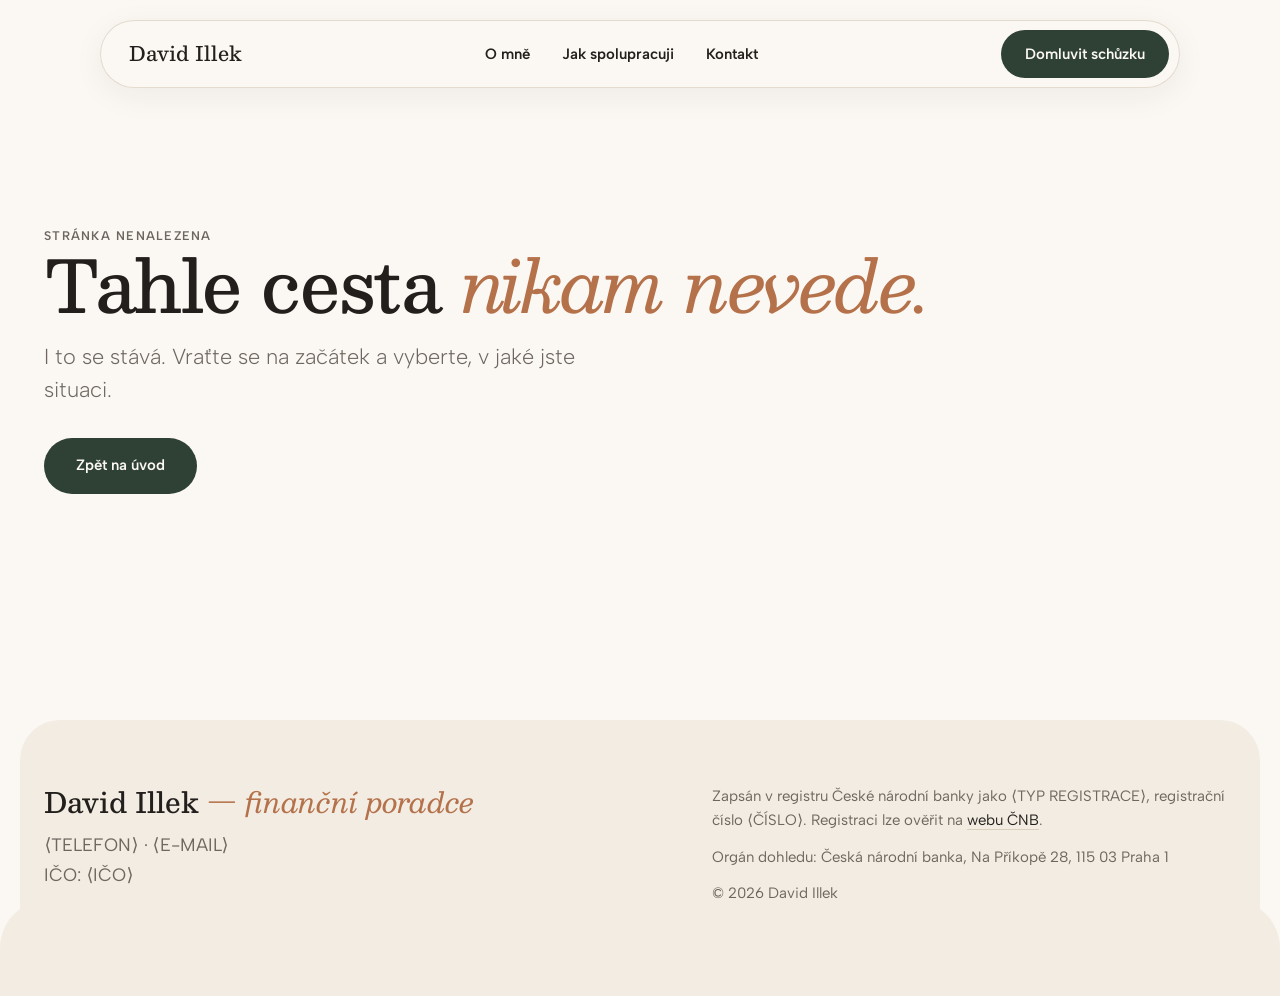
<file: index.html>
<!DOCTYPE html><html lang="cs"><head><meta charSet="utf-8"/><meta name="viewport" content="width=device-width, initial-scale=1"/><link rel="preload" as="image" href="/assets/hero-milniky-1077C8vS.jpg" fetchPriority="high"/><link rel="stylesheet" href="/assets/styles-C37hDVz8.css" data-precedence="default"/><link rel="stylesheet" href="https://fonts.googleapis.com/css2?family=Besley:ital,wght@0,400;0,500;0,600;0,700;1,400;1,500&amp;family=Albert+Sans:wght@300..700&amp;display=swap" data-precedence="default"/><title>David Illek — finanční poradce | Ať je o vás dobře postaráno</title><meta name="author" content="David Illek"/><meta property="og:site_name" content="David Illek"/><meta property="og:locale" content="cs_CZ"/><meta name="description" content="Pomáhám lidem dát jejich peníze do pořádku — tak, aby se o ně nemuseli bát. Vyberte svou situaci a domluvte si nezávazný hovor."/><meta property="og:title" content="David Illek — Ať je o vás dobře postaráno"/><meta property="og:description" content="Finanční poradce, který nezačíná produktem, ale vámi. První hovor je nezávazný."/><meta property="og:type" content="website"/><meta name="twitter:card" content="summary_large_image"/><link rel="modulepreload" href="/assets/index-7pCPHT9G.js"/><link rel="modulepreload" href="/assets/Pohyb-81o7QDkL.js"/><link rel="modulepreload" href="/assets/situace._id-Csn1ucLT.js"/><link rel="modulepreload" href="/assets/lazyRouteComponent-CJG79VjR.js"/><link rel="modulepreload" href="/assets/routes-C36TgwYx.js"/><link rel="modulepreload" href="/assets/o-mne-BTyR3WeI.js"/><link rel="modulepreload" href="/assets/Bloky-C_15r60-.js"/><meta name="robots" content="noindex, nofollow"/><link rel="icon" href="/favicon.png" type="image/png"/><link rel="preconnect" href="https://fonts.googleapis.com"/><link rel="preconnect" href="https://fonts.gstatic.com" crossorigin="anonymous"/><meta name="twitter:title" content="David Illek — Ať je o vás dobře postaráno"><meta name="twitter:description" content="Finanční poradce, který nezačíná produktem, ale vámi. První hovor je nezávazný."><meta property="og:image" content="https://pub-bb2e103a32db4e198524a2e9ed8f35b4.r2.dev/lovp_68t8zbsbek88rv93vgbe36582d/b001385d5b86ac702233ef733d3a0e45_1791162509120.png"><meta name="twitter:image" content="https://pub-bb2e103a32db4e198524a2e9ed8f35b4.r2.dev/lovp_68t8zbsbek88rv93vgbe36582d/b001385d5b86ac702233ef733d3a0e45_1791162509120.png"></head><body><nav class="menu " aria-label="Hlavní menu"><a class="hidden font-serif text-[20px] font-medium text-inkoust no-underline md:block active" href="/" data-status="active" aria-current="page">David Illek</a><div class="flex items-center gap-0.5 md:gap-1"><a class="menu-odkaz md:!hidden active" href="/" data-status="active" aria-current="page">Domů</a><a class="menu-odkaz" href="/o-mne">O mně</a><a class="menu-odkaz" href="/spoluprace">Jak spolupracuji</a><a class="menu-odkaz hidden md:inline-block" href="/kontakt">Kontakt</a></div><a class="btn btn-les" href="/kontakt"><span class="hidden md:inline">Domluvit schůzku</span><span class="md:hidden">Schůzka</span></a></nav><!--$--><main><section class="uvod"><div class="uvod-scena"><img class="uvod-poster" src="/assets/hero-milniky-1077C8vS.jpg" alt="Dvojice přichází do svého nového bytu s klíči a plánem v ruce" width="1024" height="1536" fetchPriority="high"/><video class="uvod-video" autoPlay="" muted="" loop="" playsInline="" preload="metadata" poster="/assets/hero-milniky-1077C8vS.jpg" aria-hidden="true"><source src="/hero-milniky.webm" type="video/webm"/><source src="/hero-milniky.mp4" type="video/mp4"/></video><div class="uvod-tint" aria-hidden="true"></div><div class="obal uvod-obsah"><div class="uvod-text"><div data-anim="" class="" style="--zpozdeni:0ms"><p class="stitek uvod-stitek">David Illek · Finanční poradce</p></div><h1 class="h1 uvod-nadpis mt-6"><span data-anim="" class="maska"><span>Ať je o vás<!-- --> <span class="zvyraz">dobře postaráno.</span></span></span></h1><div data-anim="" class="" style="--zpozdeni:80ms"><p class="perex uvod-perex mt-6">Pomáhám lidem dát jejich peníze do pořádku — tak, aby se o ně nemuseli bát a nemuseli se jim věnovat každý týden. Začíná to jedním nezávazným hovorem.</p></div><div data-anim="" class="mt-9" style="--zpozdeni:0ms"><a class="btn uvod-cta" href="/kontakt">Domluvit první hovor zdarma<!-- --> <svg width="18" height="12" viewBox="0 0 18 12" fill="none" aria-hidden="true"><path d="M1 6h15.5M11.5 1l5 5-5 5" stroke="currentColor" stroke-width="1.25" stroke-linecap="round" stroke-linejoin="round"></path></svg></a></div></div></div></div><div class="obal uvod-vyber"><p class="stitek mb-4">V jaké jste situaci?</p><ul class="uvod-situace m-0 grid list-none gap-2 p-0 sm:grid-cols-2 lg:grid-cols-4"><li><a class="uvod-situace-odkaz" href="/situace/dite"><span class="min-w-0"><b>Čekáme dítě</b><small>nebo už je tu</small></span><svg width="18" height="12" viewBox="0 0 18 12" fill="none" aria-hidden="true"><path d="M1 6h15.5M11.5 1l5 5-5 5" stroke="currentColor" stroke-width="1.25" stroke-linecap="round" stroke-linejoin="round"></path></svg></a></li><li><a class="uvod-situace-odkaz" href="/situace/bydleni"><span class="min-w-0"><b>Řešíme bydlení</b><small>koupě, hypotéka, rekonstrukce</small></span><svg width="18" height="12" viewBox="0 0 18 12" fill="none" aria-hidden="true"><path d="M1 6h15.5M11.5 1l5 5-5 5" stroke="currentColor" stroke-width="1.25" stroke-linecap="round" stroke-linejoin="round"></path></svg></a></li><li><a class="uvod-situace-odkaz" href="/situace/prace"><span class="min-w-0"><b>Měním práci</b><small>nebo začínám podnikat</small></span><svg width="18" height="12" viewBox="0 0 18 12" fill="none" aria-hidden="true"><path d="M1 6h15.5M11.5 1l5 5-5 5" stroke="currentColor" stroke-width="1.25" stroke-linecap="round" stroke-linejoin="round"></path></svg></a></li><li><a class="uvod-situace-odkaz" href="/situace/rodice"><span class="min-w-0"><b>Starám se o rodiče</b><small>a přemýšlím dopředu</small></span><svg width="18" height="12" viewBox="0 0 18 12" fill="none" aria-hidden="true"><path d="M1 6h15.5M11.5 1l5 5-5 5" stroke="currentColor" stroke-width="1.25" stroke-linecap="round" stroke-linejoin="round"></path></svg></a></li><li><a class="uvod-situace-odkaz" href="/situace/firma"><span class="min-w-0"><b>Prodal jsem firmu</b><small>a nevím, co dál s penězi</small></span><svg width="18" height="12" viewBox="0 0 18 12" fill="none" aria-hidden="true"><path d="M1 6h15.5M11.5 1l5 5-5 5" stroke="currentColor" stroke-width="1.25" stroke-linecap="round" stroke-linejoin="round"></path></svg></a></li><li><a class="uvod-situace-odkaz" href="/situace/duchod"><span class="min-w-0"><b>Blíží se mi důchod</b><small>chci vědět, na čem jsem</small></span><svg width="18" height="12" viewBox="0 0 18 12" fill="none" aria-hidden="true"><path d="M1 6h15.5M11.5 1l5 5-5 5" stroke="currentColor" stroke-width="1.25" stroke-linecap="round" stroke-linejoin="round"></path></svg></a></li><li><a class="uvod-situace-odkaz" href="/situace/nevim"><span class="min-w-0"><b>Nevím, kde začít</b><small>to je úplně v pořádku</small></span><svg width="18" height="12" viewBox="0 0 18 12" fill="none" aria-hidden="true"><path d="M1 6h15.5M11.5 1l5 5-5 5" stroke="currentColor" stroke-width="1.25" stroke-linecap="round" stroke-linejoin="round"></path></svg></a></li></ul></div></section><section class="vlozeny bg-len py-[var(--sekce)]"><div class="obal grid items-center gap-10 md:grid-cols-2 md:gap-16"><h2 class="h2"><span data-anim="" class="maska"><span>Nezačínám produktem. <span class="zvyraz">Začínám vámi.</span></span></span></h2><div data-anim="" class="text" style="--zpozdeni:0ms"><p>Většina lidí ke mně přijde s otázkou, jestli mají dobrou hypotéku nebo kam uložit peníze. Skoro vždycky se ale ukáže, že to není ta první otázka, kterou je potřeba vyřešit.</p><p class="!mb-0">Nejdřív si projdeme, co máte, co vás čeká a co by se stalo, kdyby se něco pokazilo. Teprve potom má smysl se bavit o tom, co s tím.</p></div></div></section><section class="sekce"><div class="obal grid gap-10 md:grid-cols-[0.8fr_1.2fr] md:gap-16"><h2 class="h2"><span data-anim="" class="maska"><span>Co ode mě <span class="zvyraz">nečekejte</span></span></span></h2><div class="grid gap-3"><div data-anim="" class="karta flex gap-5 p-7" style="--zpozdeni:0ms"><svg width="22" height="22" viewBox="0 0 22 22" fill="none" class="mt-1 flex-none text-hlina" aria-hidden="true"><circle cx="11" cy="11" r="10" stroke="currentColor" stroke-width="1.25"></circle><path d="M7 7l8 8" stroke="currentColor" stroke-width="1.25" stroke-linecap="round"></path></svg><div><p class="h3">Nebudu vám volat s „výjimečnou příležitostí“.</p><p class="mb-0 mt-2 text-seda">Pokud zavolám, tak proto, že se něco změnilo ve vaší situaci, ne v nabídce.</p></div></div><div data-anim="" class="karta flex gap-5 p-7" style="--zpozdeni:80ms"><svg width="22" height="22" viewBox="0 0 22 22" fill="none" class="mt-1 flex-none text-hlina" aria-hidden="true"><circle cx="11" cy="11" r="10" stroke="currentColor" stroke-width="1.25"></circle><path d="M7 7l8 8" stroke="currentColor" stroke-width="1.25" stroke-linecap="round"></path></svg><div><p class="h3">Nebudu vám slibovat výnos.</p><p class="mb-0 mt-2 text-seda">Nikdo ho nezná dopředu. Můžu vám říct, jaké riziko podstupujete a jestli je přiměřené tomu, co chcete.</p></div></div><div data-anim="" class="karta flex gap-5 p-7" style="--zpozdeni:160ms"><svg width="22" height="22" viewBox="0 0 22 22" fill="none" class="mt-1 flex-none text-hlina" aria-hidden="true"><circle cx="11" cy="11" r="10" stroke="currentColor" stroke-width="1.25"></circle><path d="M7 7l8 8" stroke="currentColor" stroke-width="1.25" stroke-linecap="round"></path></svg><div><p class="h3">Nebudu měnit, co funguje.</p><p class="mb-0 mt-2 text-seda">Když máte něco nastavené dobře, řeknu vám to a necháme to být.</p></div></div></div></div></section><section class="vlozeny bg-les py-[var(--sekce)] text-papir"><div class="obal grid items-center gap-12 md:grid-cols-[1fr_1.1fr] md:gap-16"><div><p class="stitek !text-piskova">Jak to probíhá</p><h2 class="h2 mt-3">Co se stane, <span class="zvyraz !text-piskova">když se ozvete</span></h2><div class="foto mt-8 hidden aspect-[4/3] md:block"><img src="/assets/spoluprace-Ck8Trjwm.jpg" alt="Dva lidé při rozhovoru nad zápisníkem" loading="lazy" width="1408" height="1008"/></div></div><div class="relative pl-12"><svg class="absolute left-[8px] top-2 h-[calc(100%-16px)] w-[2px] overflow-visible" preserveAspectRatio="none" viewBox="0 0 2 100" aria-hidden="true"><line x1="1" y1="0" x2="1" y2="100" stroke="rgba(231,221,207,.25)" stroke-width="1.25" vector-effect="non-scaling-stroke"></line><line x1="1" y1="0" x2="1" y2="100" stroke="var(--hlina)" stroke-width="1.25" vector-effect="non-scaling-stroke" stroke-dasharray="100" stroke-dashoffset="100" pathLength="100"></line></svg><ol class="m-0 grid list-none gap-10 p-0"><li class="osa-bod relative "><span class="osa-tecka absolute -left-12 top-1.5"></span><p class="h3">Nezávazný hovor, 20 minut</p><p class="mb-0 mt-2 max-w-[44ch] text-piskova">Zjistím, co řešíte. Nic vám neprodávám a nic nepodepisujete.</p></li><li class="osa-bod relative "><span class="osa-tecka absolute -left-12 top-1.5"></span><p class="h3">Schůzka</p><p class="mb-0 mt-2 max-w-[44ch] text-piskova">Projdeme, co máte, a hlavně proč to máte. Často se ukáže, že část věcí už nedává smysl.</p></li><li class="osa-bod relative "><span class="osa-tecka absolute -left-12 top-1.5"></span><p class="h3">Plán, kterému rozumíte</p><p class="mb-0 mt-2 max-w-[44ch] text-piskova">Dostanete to napsané tak, abyste tomu rozuměli i za rok. A vracíme se k tomu pravidelně.</p></li></ol><a class="btn btn-papir mt-10" href="/kontakt">Začít hovorem <svg width="18" height="12" viewBox="0 0 18 12" fill="none" aria-hidden="true"><path d="M1 6h15.5M11.5 1l5 5-5 5" stroke="currentColor" stroke-width="1.25" stroke-linecap="round" stroke-linejoin="round"></path></svg></a></div></div></section><section class="sekce"><div class="obal grid items-center gap-10 md:grid-cols-[0.8fr_1.2fr] md:gap-16"><div data-anim="" class="foto aspect-[4/5] max-h-[620px]" style="--zpozdeni:0ms"><img src="/assets/o-mne-DDohqBP3.jpg" alt="Připravené místo k rozhovoru u stolu se zápisníkem" loading="lazy" width="1008" height="1264"/></div><div><p class="stitek">Proč tohle dělám</p><div data-anim="" class="" style="--zpozdeni:0ms"><blockquote class="citat m-0 mt-4">„Zajímají mě nové příběhy lidí a nové situace, ze kterých mohu čerpat energii.“</blockquote></div><div data-anim="" class="text mt-6" style="--zpozdeni:80ms"><p>Na téhle práci mě nejvíc baví to, co se dozvím. Každý člověk, který si ke mně sedne, přináší situaci, kterou jsem ještě neviděl — a z toho čerpám energii.</p></div><a class="btn btn-obrys mt-2" href="/o-mne">Víc o mně <svg width="18" height="12" viewBox="0 0 18 12" fill="none" aria-hidden="true"><path d="M1 6h15.5M11.5 1l5 5-5 5" stroke="currentColor" stroke-width="1.25" stroke-linecap="round" stroke-linejoin="round"></path></svg></a></div></div></section><section class="sekce"><div class="obal grid gap-10 md:grid-cols-[0.8fr_1.2fr] md:gap-16"><div><h2 class="h2"><span data-anim="" class="maska"><span>Časté <span class="zvyraz">otázky</span></span></span></h2><p class="mt-4 text-seda">Na cokoli dalšího se klidně zeptejte v prvním hovoru.</p></div><div class="grid gap-2.5"><div class="faq karta !shadow-none" data-open="true"><button type="button" class="flex w-full cursor-pointer items-center justify-between gap-4 border-0 bg-transparent px-7 py-5 text-left text-inkoust" aria-expanded="true"><span class="h3 !text-[19px]">Kolik to stojí?</span><span class="plus" aria-hidden="true"></span></button><div class="faq-telo"><div><p class="m-0 px-7 pb-6 text-seda">První hovor i první schůzka jsou zdarma a nezávazné. Pokud se domluvíme na spolupráci, řeknu vám předem a srozumitelně, jak jsem odměňovaný a od koho.</p></div></div></div><div class="faq karta !shadow-none" data-open="false"><button type="button" class="flex w-full cursor-pointer items-center justify-between gap-4 border-0 bg-transparent px-7 py-5 text-left text-inkoust" aria-expanded="false"><span class="h3 !text-[19px]">Musím něco podepisovat?</span><span class="plus" aria-hidden="true"></span></button><div class="faq-telo"><div><p class="m-0 px-7 pb-6 text-seda">Ne. Na první schůzce se nic nepodepisuje. Jejím smyslem je zjistit, jestli vám vůbec mám co nabídnout.</p></div></div></div><div class="faq karta !shadow-none" data-open="false"><button type="button" class="flex w-full cursor-pointer items-center justify-between gap-4 border-0 bg-transparent px-7 py-5 text-left text-inkoust" aria-expanded="false"><span class="h3 !text-[19px]">Co si mám vzít s sebou?</span><span class="plus" aria-hidden="true"></span></button><div class="faq-telo"><div><p class="m-0 px-7 pb-6 text-seda">Nejlépe přehled toho, co máte — smlouvy, výpisy, pojistky. Pokud to nemáte pohromadě, nevadí, projdeme to spolu.</p></div></div></div><div class="faq karta !shadow-none" data-open="false"><button type="button" class="flex w-full cursor-pointer items-center justify-between gap-4 border-0 bg-transparent px-7 py-5 text-left text-inkoust" aria-expanded="false"><span class="h3 !text-[19px]">Pracujete i na dálku?</span><span class="plus" aria-hidden="true"></span></button><div class="faq-telo"><div><p class="m-0 px-7 pb-6 text-seda">Ano. Řada klientů se mnou řeší všechno online, osobní schůzka není podmínka.</p></div></div></div><div class="faq karta !shadow-none" data-open="false"><button type="button" class="flex w-full cursor-pointer items-center justify-between gap-4 border-0 bg-transparent px-7 py-5 text-left text-inkoust" aria-expanded="false"><span class="h3 !text-[19px]">Co když už poradce mám?</span><span class="plus" aria-hidden="true"></span></button><div class="faq-telo"><div><p class="m-0 px-7 pb-6 text-seda">Pak nemá smysl nic měnit jen kvůli změně. Rád se na to podívám a řeknu vám názor — i když to bude znamenat, že máte zůstat, kde jste.</p></div></div></div></div></div></section><div class="vlozeny bg-piskova/50"><section class="sekce"><div class="obal grid gap-10 md:grid-cols-[0.75fr_1.25fr] md:gap-14"><div><h2 class="h2"><span data-anim="" class="maska"><span>Začněme <span class="zvyraz">jedním hovorem</span></span></span></h2><p class="perex mt-5">Dvacet minut, nezávazně. Zjistím, co řešíte, a řeknu vám, jestli vám můžu pomoct.</p></div><div data-anim="" class="" style="--zpozdeni:0ms"><form noValidate="" class="karta grid gap-5 p-6 md:p-10"><div class="grid gap-5 md:grid-cols-3"><div><label class="popisek" for="jmeno">Jméno</label><input id="jmeno" class="pole" autoComplete="name" required="" name="jmeno"/></div><div><label class="popisek" for="telefon">Telefon</label><input id="telefon" type="tel" class="pole" autoComplete="tel" required="" name="telefon"/></div><div><label class="popisek" for="email">E-mail</label><input id="email" type="email" class="pole" autoComplete="email" required="" name="email"/></div></div><div><label class="popisek" for="situace">Vaše situace</label><select id="situace" name="situace" class="pole"><option value="" selected="">Zatím nevím</option><option value="dite">Čekáme dítě</option><option value="bydleni">Řešíme bydlení</option><option value="prace">Měním práci</option><option value="rodice">Starám se o rodiče</option><option value="firma">Prodal jsem firmu</option><option value="duchod">Blíží se mi důchod</option><option value="nevim">Nevím, kde začít</option></select></div><div><label class="popisek" for="co">Co řešíte? <span class="font-normal text-seda">(nepovinné)</span></label><textarea id="co" name="co" class="pole"></textarea></div><fieldset class="m-0 border-0 p-0"><legend class="popisek">Jak vás mám kontaktovat?</legend><div class="flex flex-wrap gap-2"><label class="volba relative"><input type="radio" name="kontakt" checked="" value="Telefon"/>Telefon</label><label class="volba relative"><input type="radio" name="kontakt" value="E-mail"/>E-mail</label><label class="volba relative"><input type="radio" name="kontakt" value="WhatsApp"/>WhatsApp</label></div></fieldset><label class="flex cursor-pointer items-start gap-3 text-[16px]"><input type="checkbox" class="mt-1 h-5 w-5 flex-none accent-[var(--les)]" required="" name="souhlas"/><span>Souhlasím se zpracováním osobních údajů za účelem domluvení schůzky. <a class="odkaz" href="/ochrana-osobnich-udaju">Zásady ochrany osobních údajů</a></span></label><div><button type="submit" class="btn btn-les">Domluvit schůzku <svg width="18" height="12" viewBox="0 0 18 12" fill="none" aria-hidden="true"><path d="M1 6h15.5M11.5 1l5 5-5 5" stroke="currentColor" stroke-width="1.25" stroke-linecap="round" stroke-linejoin="round"></path></svg></button></div></form></div></div></section></div><div class="h-4"></div></main><script>(function(a,f){let l;try{l=JSON.parse(sessionStorage.getItem(a)||"{}")}catch{return}const n=l?.[f||history.state?.__TSR_key];let c=!1;for(const t in n){const e=n[t],o=e?.scrollX,s=e?.scrollY;if(Number.isFinite(o)&&Number.isFinite(s)){if(t==="window")scrollTo(o,s),c=!0;else if(t)try{const r=document.querySelector(t);r&&(r.scrollLeft=o,r.scrollTop=s)}catch{}}}if(c)return;const i=location.hash.slice(1);if(i){const t=history.state?.__hashScrollIntoViewOptions??!0;if(t){const e=document.getElementById(i);e&&e.scrollIntoView(t)}return}scrollTo(0,0)})("tsr-scroll-restoration-v1_3");document.currentScript.remove()</script><!--/$--><footer class="vlozeny mb-4 bg-len pb-28 pt-16 md:pb-14"><div class="obal grid gap-10 md:grid-cols-[1.2fr_1fr]"><div><p class="font-serif text-[28px] font-medium leading-tight">David Illek <span class="zvyraz">— finanční poradce</span></p><p class="mt-3 text-seda">⟨TELEFON⟩<!-- --> · <!-- -->⟨E-MAIL⟩<br/>IČO: <!-- -->⟨IČO⟩</p><div class="mt-6 flex flex-wrap gap-x-5 gap-y-2 text-[15px] font-semibold"><a class="odkaz" href="/o-mne">O mně</a><a class="odkaz" href="/spoluprace">Jak spolupracuji</a><a class="odkaz" href="/kontakt">Kontakt</a><a class="odkaz" href="/ochrana-osobnich-udaju">Ochrana osobních údajů</a></div></div><div class="text-[15px] leading-relaxed text-seda"><p class="m-0">Zapsán v registru České národní banky jako <!-- -->⟨TYP REGISTRACE⟩<!-- -->, registrační číslo <!-- -->⟨ČÍSLO⟩<!-- -->. Registraci lze ověřit na <a class="odkaz" href="https://www.cnb.cz/cs/dohled-financni-trh/seznamy/" target="_blank" rel="noreferrer">webu ČNB</a>.</p><p class="mt-3">Orgán dohledu: Česká národní banka, Na Příkopě 28, 115 03 Praha 1</p><p class="mt-3">© <!-- -->2026<!-- --> David Illek</p></div></div></footer><div class="prechod " aria-hidden="true"></div><script type="application/ld+json">[{"@context":"https://schema.org","@type":"Person","name":"David Illek","jobTitle":"Finanční poradce","address":{"@type":"PostalAddress","addressCountry":"CZ"}},{"@context":"https://schema.org","@type":"FinancialService","name":"David Illek — finanční poradce","areaServed":"CZ","inLanguage":"cs","founder":{"@type":"Person","name":"David Illek"}}]</script><script data-tsr-stream-part="">(self.$R=self.$R||{})["tsr"]=[];self.$_TSR={h(){this.hydrated=!0,this.c()},e(){this.streamEnded=!0,this.c()},c(){this.hydrated&&this.streamEnded&&(delete self.$_TSR,delete self.$R.tsr)},p(e){this.initialized?e():this.buffer.push(e)},buffer:[]};$_TSR.router=($R=>$R[0]={manifest:$R[1]={routes:$R[2]={__root__:$R[3]={preloads:$R[4]=["/assets/index-7pCPHT9G.js","/assets/Pohyb-81o7QDkL.js","/assets/situace._id-Csn1ucLT.js","/assets/lazyRouteComponent-CJG79VjR.js"],scripts:$R[5]=[$R[6]={attrs:$R[7]={type:"module",async:!0,src:"/assets/index-7pCPHT9G.js"}}]},"/":$R[8]={preloads:$R[9]=["/assets/routes-C36TgwYx.js","/assets/o-mne-BTyR3WeI.js","/assets/Bloky-C_15r60-.js"]}}},matches:$R[10]=[$R[11]={i:"__root__ ",u:1791162781855,s:"success",ssr:!0},$R[12]={i:"  ",u:1791162781855,s:"success",ssr:!0}]})($R["tsr"]);$_TSR.e();{let s=document.currentScript,p;while((p=s.previousElementSibling)&&p.hasAttribute('data-tsr-stream-part'))p.remove();s.remove()}</script><script type="module" async="" src="/assets/index-7pCPHT9G.js"></script><script>document.currentScript.remove();/*$tsr-stream-boundary*/</script></body></html>
</file>
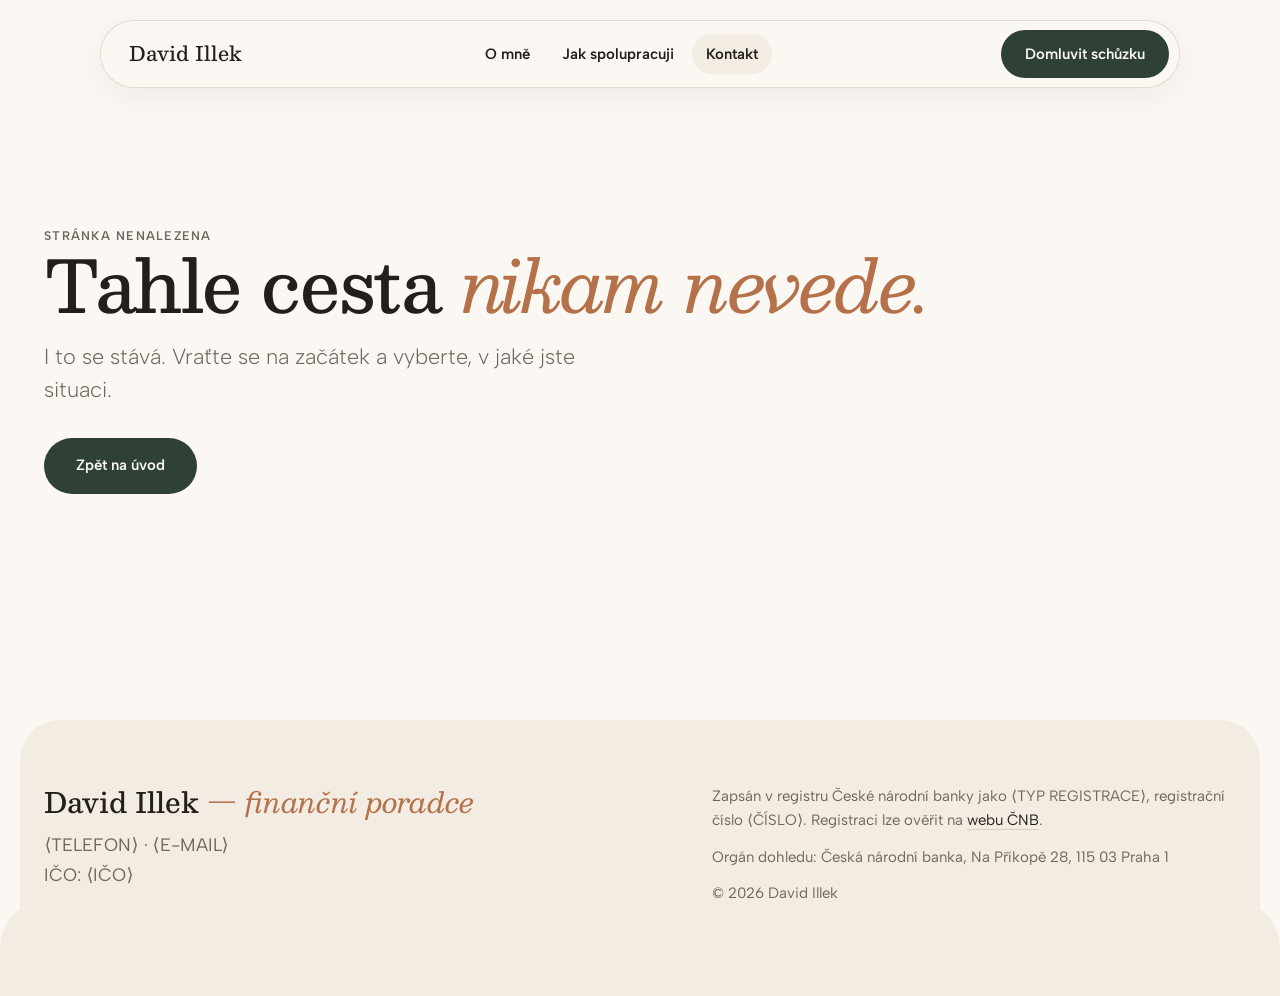
<file: kontakt/index.html>
<!DOCTYPE html><html lang="cs"><head><meta charSet="utf-8"/><meta name="viewport" content="width=device-width, initial-scale=1"/><link rel="stylesheet" href="/assets/styles-C37hDVz8.css" data-precedence="default"/><link rel="stylesheet" href="https://fonts.googleapis.com/css2?family=Besley:ital,wght@0,400;0,500;0,600;0,700;1,400;1,500&amp;family=Albert+Sans:wght@300..700&amp;display=swap" data-precedence="default"/><title>Kontakt — domluvte si nezávazný hovor | David Illek</title><meta name="author" content="David Illek"/><meta property="og:site_name" content="David Illek"/><meta property="og:locale" content="cs_CZ"/><meta name="description" content="Nechte mi kontakt a ozvu se vám do jednoho pracovního dne. Hovor trvá zhruba dvacet minut a nic si na něm nekupujete."/><meta property="og:title" content="Domluvit schůzku | David Illek"/><meta property="og:description" content="Dvacet minut, nezávazně. Ozvu se do jednoho pracovního dne."/><meta property="og:type" content="website"/><meta name="twitter:card" content="summary_large_image"/><link rel="modulepreload" href="/assets/index-7pCPHT9G.js"/><link rel="modulepreload" href="/assets/Pohyb-81o7QDkL.js"/><link rel="modulepreload" href="/assets/situace._id-Csn1ucLT.js"/><link rel="modulepreload" href="/assets/lazyRouteComponent-CJG79VjR.js"/><link rel="modulepreload" href="/assets/kontakt-hNN3swEF.js"/><link rel="modulepreload" href="/assets/Bloky-C_15r60-.js"/><meta name="robots" content="noindex, nofollow"/><link rel="icon" href="/favicon.png" type="image/png"/><link rel="preconnect" href="https://fonts.googleapis.com"/><link rel="preconnect" href="https://fonts.gstatic.com" crossorigin="anonymous"/><meta name="twitter:title" content="Domluvit schůzku | David Illek"><meta name="twitter:description" content="Dvacet minut, nezávazně. Ozvu se do jednoho pracovního dne."><meta property="og:image" content="https://pub-bb2e103a32db4e198524a2e9ed8f35b4.r2.dev/lovp_68t8zbsbek88rv93vgbe36582d/b001385d5b86ac702233ef733d3a0e45_1791162509120.png"><meta name="twitter:image" content="https://pub-bb2e103a32db4e198524a2e9ed8f35b4.r2.dev/lovp_68t8zbsbek88rv93vgbe36582d/b001385d5b86ac702233ef733d3a0e45_1791162509120.png"></head><body><nav class="menu " aria-label="Hlavní menu"><a class="hidden font-serif text-[20px] font-medium text-inkoust no-underline md:block" href="/">David Illek</a><div class="flex items-center gap-0.5 md:gap-1"><a class="menu-odkaz md:!hidden" href="/">Domů</a><a class="menu-odkaz" href="/o-mne">O mně</a><a class="menu-odkaz" href="/spoluprace">Jak spolupracuji</a><a class="menu-odkaz hidden md:inline-block active" href="/kontakt" data-status="active" aria-current="page">Kontakt</a></div><a class="btn btn-les active" href="/kontakt" data-status="active" aria-current="page"><span class="hidden md:inline">Domluvit schůzku</span><span class="md:hidden">Schůzka</span></a></nav><!--$--><main class="pb-[var(--sekce)] pt-28 md:pt-32"><div class="obal grid gap-10 md:grid-cols-[0.8fr_1.2fr] md:gap-14"><div><div data-anim="" class="" style="--zpozdeni:0ms"><p class="stitek">Kontakt</p></div><h1 class="h1 mt-5"><span data-anim="" class="maska"><span>Domluvme si <span class="zvyraz">hovor.</span></span></span></h1><div data-anim="" class="" style="--zpozdeni:80ms"><p class="perex mt-6">Ozvu se vám do jednoho pracovního dne. Nic si na tom hovoru nekupujete.</p></div><div data-anim="" class="mt-8 grid gap-1 text-[17px]" style="--zpozdeni:160ms"><span class="stitek">Přímo</span><span>⟨TELEFON⟩</span><span>⟨E-MAIL⟩</span></div><div data-anim="" class="foto mt-8 aspect-[16/10]" style="--zpozdeni:240ms"><img src="/assets/spoluprace-Ck8Trjwm.jpg" alt="Rozhovor nad otevřeným zápisníkem u stolu" loading="lazy"/></div></div><div data-anim="" class="" style="--zpozdeni:0ms"><form noValidate="" class="karta grid gap-5 p-6 md:p-10"><div class="grid gap-5 md:grid-cols-3"><div><label class="popisek" for="jmeno">Jméno</label><input id="jmeno" class="pole" autoComplete="name" required="" name="jmeno"/></div><div><label class="popisek" for="telefon">Telefon</label><input id="telefon" type="tel" class="pole" autoComplete="tel" required="" name="telefon"/></div><div><label class="popisek" for="email">E-mail</label><input id="email" type="email" class="pole" autoComplete="email" required="" name="email"/></div></div><div><label class="popisek" for="situace">Vaše situace</label><select id="situace" name="situace" class="pole"><option value="" selected="">Zatím nevím</option><option value="dite">Čekáme dítě</option><option value="bydleni">Řešíme bydlení</option><option value="prace">Měním práci</option><option value="rodice">Starám se o rodiče</option><option value="firma">Prodal jsem firmu</option><option value="duchod">Blíží se mi důchod</option><option value="nevim">Nevím, kde začít</option></select></div><div><label class="popisek" for="co">Co řešíte? <span class="font-normal text-seda">(nepovinné)</span></label><textarea id="co" name="co" class="pole"></textarea></div><fieldset class="m-0 border-0 p-0"><legend class="popisek">Jak vás mám kontaktovat?</legend><div class="flex flex-wrap gap-2"><label class="volba relative"><input type="radio" name="kontakt" checked="" value="Telefon"/>Telefon</label><label class="volba relative"><input type="radio" name="kontakt" value="E-mail"/>E-mail</label><label class="volba relative"><input type="radio" name="kontakt" value="WhatsApp"/>WhatsApp</label></div></fieldset><label class="flex cursor-pointer items-start gap-3 text-[16px]"><input type="checkbox" class="mt-1 h-5 w-5 flex-none accent-[var(--les)]" required="" name="souhlas"/><span>Souhlasím se zpracováním osobních údajů za účelem domluvení schůzky. <a class="odkaz" href="/ochrana-osobnich-udaju">Zásady ochrany osobních údajů</a></span></label><div><button type="submit" class="btn btn-les">Domluvit schůzku <svg width="18" height="12" viewBox="0 0 18 12" fill="none" aria-hidden="true"><path d="M1 6h15.5M11.5 1l5 5-5 5" stroke="currentColor" stroke-width="1.25" stroke-linecap="round" stroke-linejoin="round"></path></svg></button></div></form></div></div></main><script>(function(a,f){let l;try{l=JSON.parse(sessionStorage.getItem(a)||"{}")}catch{return}const n=l?.[f||history.state?.__TSR_key];let c=!1;for(const t in n){const e=n[t],o=e?.scrollX,s=e?.scrollY;if(Number.isFinite(o)&&Number.isFinite(s)){if(t==="window")scrollTo(o,s),c=!0;else if(t)try{const r=document.querySelector(t);r&&(r.scrollLeft=o,r.scrollTop=s)}catch{}}}if(c)return;const i=location.hash.slice(1);if(i){const t=history.state?.__hashScrollIntoViewOptions??!0;if(t){const e=document.getElementById(i);e&&e.scrollIntoView(t)}return}scrollTo(0,0)})("tsr-scroll-restoration-v1_3");document.currentScript.remove()</script><!--/$--><footer class="vlozeny mb-4 bg-len pb-28 pt-16 md:pb-14"><div class="obal grid gap-10 md:grid-cols-[1.2fr_1fr]"><div><p class="font-serif text-[28px] font-medium leading-tight">David Illek <span class="zvyraz">— finanční poradce</span></p><p class="mt-3 text-seda">⟨TELEFON⟩<!-- --> · <!-- -->⟨E-MAIL⟩<br/>IČO: <!-- -->⟨IČO⟩</p><div class="mt-6 flex flex-wrap gap-x-5 gap-y-2 text-[15px] font-semibold"><a class="odkaz" href="/o-mne">O mně</a><a class="odkaz" href="/spoluprace">Jak spolupracuji</a><a class="odkaz active" href="/kontakt" data-status="active" aria-current="page">Kontakt</a><a class="odkaz" href="/ochrana-osobnich-udaju">Ochrana osobních údajů</a></div></div><div class="text-[15px] leading-relaxed text-seda"><p class="m-0">Zapsán v registru České národní banky jako <!-- -->⟨TYP REGISTRACE⟩<!-- -->, registrační číslo <!-- -->⟨ČÍSLO⟩<!-- -->. Registraci lze ověřit na <a class="odkaz" href="https://www.cnb.cz/cs/dohled-financni-trh/seznamy/" target="_blank" rel="noreferrer">webu ČNB</a>.</p><p class="mt-3">Orgán dohledu: Česká národní banka, Na Příkopě 28, 115 03 Praha 1</p><p class="mt-3">© <!-- -->2026<!-- --> David Illek</p></div></div></footer><div class="prechod " aria-hidden="true"></div><script type="application/ld+json">[{"@context":"https://schema.org","@type":"Person","name":"David Illek","jobTitle":"Finanční poradce","address":{"@type":"PostalAddress","addressCountry":"CZ"}},{"@context":"https://schema.org","@type":"FinancialService","name":"David Illek — finanční poradce","areaServed":"CZ","inLanguage":"cs","founder":{"@type":"Person","name":"David Illek"}}]</script><script data-tsr-stream-part="">(self.$R=self.$R||{})["tsr"]=[];self.$_TSR={h(){this.hydrated=!0,this.c()},e(){this.streamEnded=!0,this.c()},c(){this.hydrated&&this.streamEnded&&(delete self.$_TSR,delete self.$R.tsr)},p(e){this.initialized?e():this.buffer.push(e)},buffer:[]};$_TSR.router=($R=>$R[0]={manifest:$R[1]={routes:$R[2]={__root__:$R[3]={preloads:$R[4]=["/assets/index-7pCPHT9G.js","/assets/Pohyb-81o7QDkL.js","/assets/situace._id-Csn1ucLT.js","/assets/lazyRouteComponent-CJG79VjR.js"],scripts:$R[5]=[$R[6]={attrs:$R[7]={type:"module",async:!0,src:"/assets/index-7pCPHT9G.js"}}]},"/kontakt":$R[8]={preloads:$R[9]=["/assets/kontakt-hNN3swEF.js","/assets/Bloky-C_15r60-.js"]}}},matches:$R[10]=[$R[11]={i:"__root__ ",u:1791162781968,s:"success",ssr:!0},$R[12]={i:" kontakt kontakt",u:1791162781968,s:"success",ssr:!0}]})($R["tsr"]);$_TSR.e();{let s=document.currentScript,p;while((p=s.previousElementSibling)&&p.hasAttribute('data-tsr-stream-part'))p.remove();s.remove()}</script><script type="module" async="" src="/assets/index-7pCPHT9G.js"></script><script>document.currentScript.remove();/*$tsr-stream-boundary*/</script></body></html>
</file>
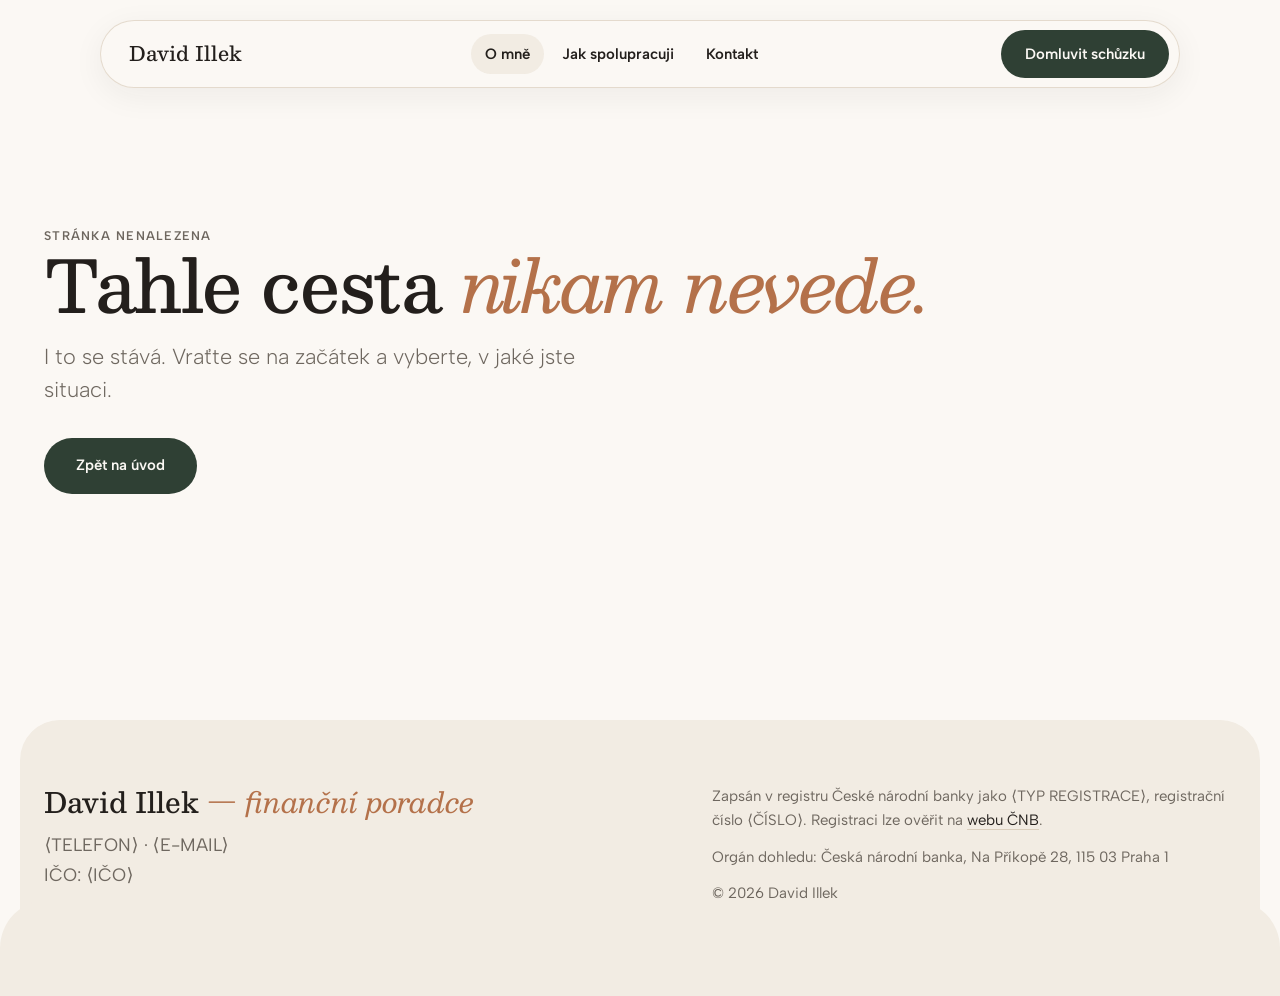
<file: o-mne/index.html>
<!DOCTYPE html><html lang="cs"><head><meta charSet="utf-8"/><meta name="viewport" content="width=device-width, initial-scale=1"/><link rel="preload" as="image" href="/assets/o-mne-DDohqBP3.jpg"/><link rel="stylesheet" href="/assets/styles-C37hDVz8.css" data-precedence="default"/><link rel="stylesheet" href="https://fonts.googleapis.com/css2?family=Besley:ital,wght@0,400;0,500;0,600;0,700;1,400;1,500&amp;family=Albert+Sans:wght@300..700&amp;display=swap" data-precedence="default"/><title>O mně — proč tohle dělám | David Illek</title><meta name="author" content="David Illek"/><meta property="og:site_name" content="David Illek"/><meta property="og:locale" content="cs_CZ"/><meta name="description" content="Peníze jsou jen nástroj. Mě zajímají příběhy lidí a situace, ve kterých se jim mění život."/><meta property="og:title" content="O mně | David Illek, finanční poradce"/><meta property="og:description" content="Zajímají mě nové příběhy lidí a nové situace, ze kterých mohu čerpat energii."/><meta property="og:type" content="website"/><meta name="twitter:card" content="summary_large_image"/><link rel="modulepreload" href="/assets/index-7pCPHT9G.js"/><link rel="modulepreload" href="/assets/Pohyb-81o7QDkL.js"/><link rel="modulepreload" href="/assets/situace._id-Csn1ucLT.js"/><link rel="modulepreload" href="/assets/lazyRouteComponent-CJG79VjR.js"/><link rel="modulepreload" href="/assets/o-mne-DgkcakmK.js"/><link rel="modulepreload" href="/assets/o-mne-BTyR3WeI.js"/><link rel="modulepreload" href="/assets/Bloky-C_15r60-.js"/><meta name="robots" content="noindex, nofollow"/><link rel="icon" href="/favicon.png" type="image/png"/><link rel="preconnect" href="https://fonts.googleapis.com"/><link rel="preconnect" href="https://fonts.gstatic.com" crossorigin="anonymous"/><meta name="twitter:title" content="O mně | David Illek, finanční poradce"><meta name="twitter:description" content="Zajímají mě nové příběhy lidí a nové situace, ze kterých mohu čerpat energii."><meta property="og:image" content="https://pub-bb2e103a32db4e198524a2e9ed8f35b4.r2.dev/lovp_68t8zbsbek88rv93vgbe36582d/b001385d5b86ac702233ef733d3a0e45_1791162509120.png"><meta name="twitter:image" content="https://pub-bb2e103a32db4e198524a2e9ed8f35b4.r2.dev/lovp_68t8zbsbek88rv93vgbe36582d/b001385d5b86ac702233ef733d3a0e45_1791162509120.png"></head><body><nav class="menu " aria-label="Hlavní menu"><a class="hidden font-serif text-[20px] font-medium text-inkoust no-underline md:block" href="/">David Illek</a><div class="flex items-center gap-0.5 md:gap-1"><a class="menu-odkaz md:!hidden" href="/">Domů</a><a class="menu-odkaz active" href="/o-mne" data-status="active" aria-current="page">O mně</a><a class="menu-odkaz" href="/spoluprace">Jak spolupracuji</a><a class="menu-odkaz hidden md:inline-block" href="/kontakt">Kontakt</a></div><a class="btn btn-les" href="/kontakt"><span class="hidden md:inline">Domluvit schůzku</span><span class="md:hidden">Schůzka</span></a></nav><!--$--><main><section class="pt-28 md:pt-32"><div class="obal grid items-end gap-10 pb-[var(--sekce)] md:grid-cols-[1.15fr_0.85fr] md:gap-14"><div><div data-anim="" class="" style="--zpozdeni:0ms"><p class="stitek">O mně</p></div><h1 class="h1 mt-5"><span data-anim="" class="maska"><span>Proč tohle <span class="zvyraz">dělám</span></span></span></h1><div data-anim="" class="" style="--zpozdeni:80ms"><blockquote class="citat m-0 mt-8 text-inkoust">„Zajímají mě nové příběhy lidí a nové situace, ze kterých mohu čerpat energii.“</blockquote></div><div data-anim="" class="" style="--zpozdeni:160ms"><p class="stitek mt-5">— David Illek</p></div></div><div class="overflow-hidden bg-piskova aspect-[4/5] md:max-h-[620px]" style="border-radius:28px 28px 48px 48px"><img src="/assets/o-mne-DDohqBP3.jpg" alt="Připravené místo k rozhovoru u stolu se zápisníkem" class="h-full w-full object-cover" style="transition:transform .2s linear"/></div></div></section><section class="vlozeny bg-len py-[var(--sekce)]"><div class="obal grid gap-10 md:grid-cols-2 md:gap-16"><div data-anim="" class="text text-[19px]" style="--zpozdeni:0ms"><p>Na téhle práci mě nejvíc baví to, co se dozvím. Každý člověk, který si ke mně sedne, přináší situaci, kterou jsem ještě neviděl — a z toho čerpám energii.</p><p class="!mb-0">Peníze jsou jen nástroj. To, o čem se spolu bavíme, je obvykle něco jiného: klid, čas, děti, svoboda rozhodnout se. Mojí prací je zařídit, aby vám v tom peníze nepřekážely.</p></div><div data-anim="" class="text" style="--zpozdeni:80ms"><p class="h3">Jak pracuji</p><p class="mt-3">Mluvím v první osobě, protože za vším stojím já. Nejsem call centrum a nepředávám vás dál. Když zavoláte, ozvu se vám já.</p><p class="!mb-0">Pomáhám pomalu a srozumitelně. Raději vám něco vysvětlím dvakrát, než abyste podepsali věc, které nerozumíte.</p></div></div></section><section class="sekce"><div class="obal grid items-center gap-10 md:grid-cols-[1.2fr_0.8fr] md:gap-16"><div data-anim="" class="foto aspect-[16/10]" style="--zpozdeni:0ms"><img src="/assets/spoluprace-Ck8Trjwm.jpg" alt="Rozhovor nad otevřeným zápisníkem u stolu" loading="lazy" width="1408" height="1008"/></div><div><h2 class="h2"><span data-anim="" class="maska"><span>Nejlepší je <span class="zvyraz">začít povídáním</span></span></span></h2><div data-anim="" class="" style="--zpozdeni:0ms"><p class="mt-5 text-seda">U kávy, u vás doma nebo online. Řeknete mi, co se u vás děje, a já vám řeknu, jestli a jak vám můžu pomoct.</p></div><a class="btn btn-obrys mt-4" href="/spoluprace">Jak spolupracuji <svg width="18" height="12" viewBox="0 0 18 12" fill="none" aria-hidden="true"><path d="M1 6h15.5M11.5 1l5 5-5 5" stroke="currentColor" stroke-width="1.25" stroke-linecap="round" stroke-linejoin="round"></path></svg></a></div></div></section><section class="sekce"><div class="obal grid gap-10 md:grid-cols-[0.8fr_1.2fr] md:gap-16"><h2 class="h2"><span data-anim="" class="maska"><span>Co ode mě <span class="zvyraz">nečekejte</span></span></span></h2><div class="grid gap-3"><div data-anim="" class="karta flex gap-5 p-7" style="--zpozdeni:0ms"><svg width="22" height="22" viewBox="0 0 22 22" fill="none" class="mt-1 flex-none text-hlina" aria-hidden="true"><circle cx="11" cy="11" r="10" stroke="currentColor" stroke-width="1.25"></circle><path d="M7 7l8 8" stroke="currentColor" stroke-width="1.25" stroke-linecap="round"></path></svg><div><p class="h3">Nebudu vám volat s „výjimečnou příležitostí“.</p><p class="mb-0 mt-2 text-seda">Pokud zavolám, tak proto, že se něco změnilo ve vaší situaci, ne v nabídce.</p></div></div><div data-anim="" class="karta flex gap-5 p-7" style="--zpozdeni:80ms"><svg width="22" height="22" viewBox="0 0 22 22" fill="none" class="mt-1 flex-none text-hlina" aria-hidden="true"><circle cx="11" cy="11" r="10" stroke="currentColor" stroke-width="1.25"></circle><path d="M7 7l8 8" stroke="currentColor" stroke-width="1.25" stroke-linecap="round"></path></svg><div><p class="h3">Nebudu vám slibovat výnos.</p><p class="mb-0 mt-2 text-seda">Nikdo ho nezná dopředu. Můžu vám říct, jaké riziko podstupujete a jestli je přiměřené tomu, co chcete.</p></div></div><div data-anim="" class="karta flex gap-5 p-7" style="--zpozdeni:160ms"><svg width="22" height="22" viewBox="0 0 22 22" fill="none" class="mt-1 flex-none text-hlina" aria-hidden="true"><circle cx="11" cy="11" r="10" stroke="currentColor" stroke-width="1.25"></circle><path d="M7 7l8 8" stroke="currentColor" stroke-width="1.25" stroke-linecap="round"></path></svg><div><p class="h3">Nebudu měnit, co funguje.</p><p class="mb-0 mt-2 text-seda">Když máte něco nastavené dobře, řeknu vám to a necháme to být.</p></div></div></div></div></section><section class="pb-[var(--sekce)]"><div class="obal"><div><p class="stitek mb-4">V jaké jste situaci?</p><ul class="m-0 flex list-none flex-wrap gap-2.5 p-0"><li data-anim="" class="w-full md:w-auto" style="--zpozdeni:0ms"><a class="dlazdice " href="/situace/dite"><b>Čekáme dítě</b><span>nebo už je tu</span></a></li><li data-anim="" class="w-full md:w-auto" style="--zpozdeni:80ms"><a class="dlazdice " href="/situace/bydleni"><b>Řešíme bydlení</b><span>koupě, hypotéka, rekonstrukce</span></a></li><li data-anim="" class="w-full md:w-auto" style="--zpozdeni:160ms"><a class="dlazdice " href="/situace/prace"><b>Měním práci</b><span>nebo začínám podnikat</span></a></li><li data-anim="" class="w-full md:w-auto" style="--zpozdeni:240ms"><a class="dlazdice " href="/situace/rodice"><b>Starám se o rodiče</b><span>a přemýšlím dopředu</span></a></li><li data-anim="" class="w-full md:w-auto" style="--zpozdeni:320ms"><a class="dlazdice " href="/situace/firma"><b>Prodal jsem firmu</b><span>a nevím, co dál s penězi</span></a></li><li data-anim="" class="w-full md:w-auto" style="--zpozdeni:400ms"><a class="dlazdice " href="/situace/duchod"><b>Blíží se mi důchod</b><span>chci vědět, na čem jsem</span></a></li><li data-anim="" class="w-full md:w-auto" style="--zpozdeni:480ms"><a class="dlazdice " href="/situace/nevim"><b>Nevím, kde začít</b><span>to je úplně v pořádku</span></a></li></ul></div></div></section><div class="vlozeny mb-4 bg-piskova/50"><section class="sekce"><div class="obal grid gap-10 md:grid-cols-[0.75fr_1.25fr] md:gap-14"><div><h2 class="h2"><span data-anim="" class="maska"><span>Začněme <span class="zvyraz">jedním hovorem</span></span></span></h2><p class="perex mt-5">Dvacet minut, nezávazně. Zjistím, co řešíte, a řeknu vám, jestli vám můžu pomoct.</p></div><div data-anim="" class="" style="--zpozdeni:0ms"><form noValidate="" class="karta grid gap-5 p-6 md:p-10"><div class="grid gap-5 md:grid-cols-3"><div><label class="popisek" for="jmeno">Jméno</label><input id="jmeno" class="pole" autoComplete="name" required="" name="jmeno"/></div><div><label class="popisek" for="telefon">Telefon</label><input id="telefon" type="tel" class="pole" autoComplete="tel" required="" name="telefon"/></div><div><label class="popisek" for="email">E-mail</label><input id="email" type="email" class="pole" autoComplete="email" required="" name="email"/></div></div><div><label class="popisek" for="situace">Vaše situace</label><select id="situace" name="situace" class="pole"><option value="" selected="">Zatím nevím</option><option value="dite">Čekáme dítě</option><option value="bydleni">Řešíme bydlení</option><option value="prace">Měním práci</option><option value="rodice">Starám se o rodiče</option><option value="firma">Prodal jsem firmu</option><option value="duchod">Blíží se mi důchod</option><option value="nevim">Nevím, kde začít</option></select></div><div><label class="popisek" for="co">Co řešíte? <span class="font-normal text-seda">(nepovinné)</span></label><textarea id="co" name="co" class="pole"></textarea></div><fieldset class="m-0 border-0 p-0"><legend class="popisek">Jak vás mám kontaktovat?</legend><div class="flex flex-wrap gap-2"><label class="volba relative"><input type="radio" name="kontakt" checked="" value="Telefon"/>Telefon</label><label class="volba relative"><input type="radio" name="kontakt" value="E-mail"/>E-mail</label><label class="volba relative"><input type="radio" name="kontakt" value="WhatsApp"/>WhatsApp</label></div></fieldset><label class="flex cursor-pointer items-start gap-3 text-[16px]"><input type="checkbox" class="mt-1 h-5 w-5 flex-none accent-[var(--les)]" required="" name="souhlas"/><span>Souhlasím se zpracováním osobních údajů za účelem domluvení schůzky. <a class="odkaz" href="/ochrana-osobnich-udaju">Zásady ochrany osobních údajů</a></span></label><div><button type="submit" class="btn btn-les">Domluvit schůzku <svg width="18" height="12" viewBox="0 0 18 12" fill="none" aria-hidden="true"><path d="M1 6h15.5M11.5 1l5 5-5 5" stroke="currentColor" stroke-width="1.25" stroke-linecap="round" stroke-linejoin="round"></path></svg></button></div></form></div></div></section></div></main><script>(function(a,f){let l;try{l=JSON.parse(sessionStorage.getItem(a)||"{}")}catch{return}const n=l?.[f||history.state?.__TSR_key];let c=!1;for(const t in n){const e=n[t],o=e?.scrollX,s=e?.scrollY;if(Number.isFinite(o)&&Number.isFinite(s)){if(t==="window")scrollTo(o,s),c=!0;else if(t)try{const r=document.querySelector(t);r&&(r.scrollLeft=o,r.scrollTop=s)}catch{}}}if(c)return;const i=location.hash.slice(1);if(i){const t=history.state?.__hashScrollIntoViewOptions??!0;if(t){const e=document.getElementById(i);e&&e.scrollIntoView(t)}return}scrollTo(0,0)})("tsr-scroll-restoration-v1_3");document.currentScript.remove()</script><!--/$--><footer class="vlozeny mb-4 bg-len pb-28 pt-16 md:pb-14"><div class="obal grid gap-10 md:grid-cols-[1.2fr_1fr]"><div><p class="font-serif text-[28px] font-medium leading-tight">David Illek <span class="zvyraz">— finanční poradce</span></p><p class="mt-3 text-seda">⟨TELEFON⟩<!-- --> · <!-- -->⟨E-MAIL⟩<br/>IČO: <!-- -->⟨IČO⟩</p><div class="mt-6 flex flex-wrap gap-x-5 gap-y-2 text-[15px] font-semibold"><a class="odkaz active" href="/o-mne" data-status="active" aria-current="page">O mně</a><a class="odkaz" href="/spoluprace">Jak spolupracuji</a><a class="odkaz" href="/kontakt">Kontakt</a><a class="odkaz" href="/ochrana-osobnich-udaju">Ochrana osobních údajů</a></div></div><div class="text-[15px] leading-relaxed text-seda"><p class="m-0">Zapsán v registru České národní banky jako <!-- -->⟨TYP REGISTRACE⟩<!-- -->, registrační číslo <!-- -->⟨ČÍSLO⟩<!-- -->. Registraci lze ověřit na <a class="odkaz" href="https://www.cnb.cz/cs/dohled-financni-trh/seznamy/" target="_blank" rel="noreferrer">webu ČNB</a>.</p><p class="mt-3">Orgán dohledu: Česká národní banka, Na Příkopě 28, 115 03 Praha 1</p><p class="mt-3">© <!-- -->2026<!-- --> David Illek</p></div></div></footer><div class="prechod " aria-hidden="true"></div><script type="application/ld+json">[{"@context":"https://schema.org","@type":"Person","name":"David Illek","jobTitle":"Finanční poradce","address":{"@type":"PostalAddress","addressCountry":"CZ"}},{"@context":"https://schema.org","@type":"FinancialService","name":"David Illek — finanční poradce","areaServed":"CZ","inLanguage":"cs","founder":{"@type":"Person","name":"David Illek"}}]</script><script data-tsr-stream-part="">(self.$R=self.$R||{})["tsr"]=[];self.$_TSR={h(){this.hydrated=!0,this.c()},e(){this.streamEnded=!0,this.c()},c(){this.hydrated&&this.streamEnded&&(delete self.$_TSR,delete self.$R.tsr)},p(e){this.initialized?e():this.buffer.push(e)},buffer:[]};$_TSR.router=($R=>$R[0]={manifest:$R[1]={routes:$R[2]={__root__:$R[3]={preloads:$R[4]=["/assets/index-7pCPHT9G.js","/assets/Pohyb-81o7QDkL.js","/assets/situace._id-Csn1ucLT.js","/assets/lazyRouteComponent-CJG79VjR.js"],scripts:$R[5]=[$R[6]={attrs:$R[7]={type:"module",async:!0,src:"/assets/index-7pCPHT9G.js"}}]},"/o-mne":$R[8]={preloads:$R[9]=["/assets/o-mne-DgkcakmK.js","/assets/o-mne-BTyR3WeI.js","/assets/Bloky-C_15r60-.js"]}}},matches:$R[10]=[$R[11]={i:"__root__ ",u:1791162781857,s:"success",ssr:!0},$R[12]={i:" o-mne o-mne",u:1791162781857,s:"success",ssr:!0}]})($R["tsr"]);$_TSR.e();{let s=document.currentScript,p;while((p=s.previousElementSibling)&&p.hasAttribute('data-tsr-stream-part'))p.remove();s.remove()}</script><script type="module" async="" src="/assets/index-7pCPHT9G.js"></script><script>document.currentScript.remove();/*$tsr-stream-boundary*/</script></body></html>
</file>
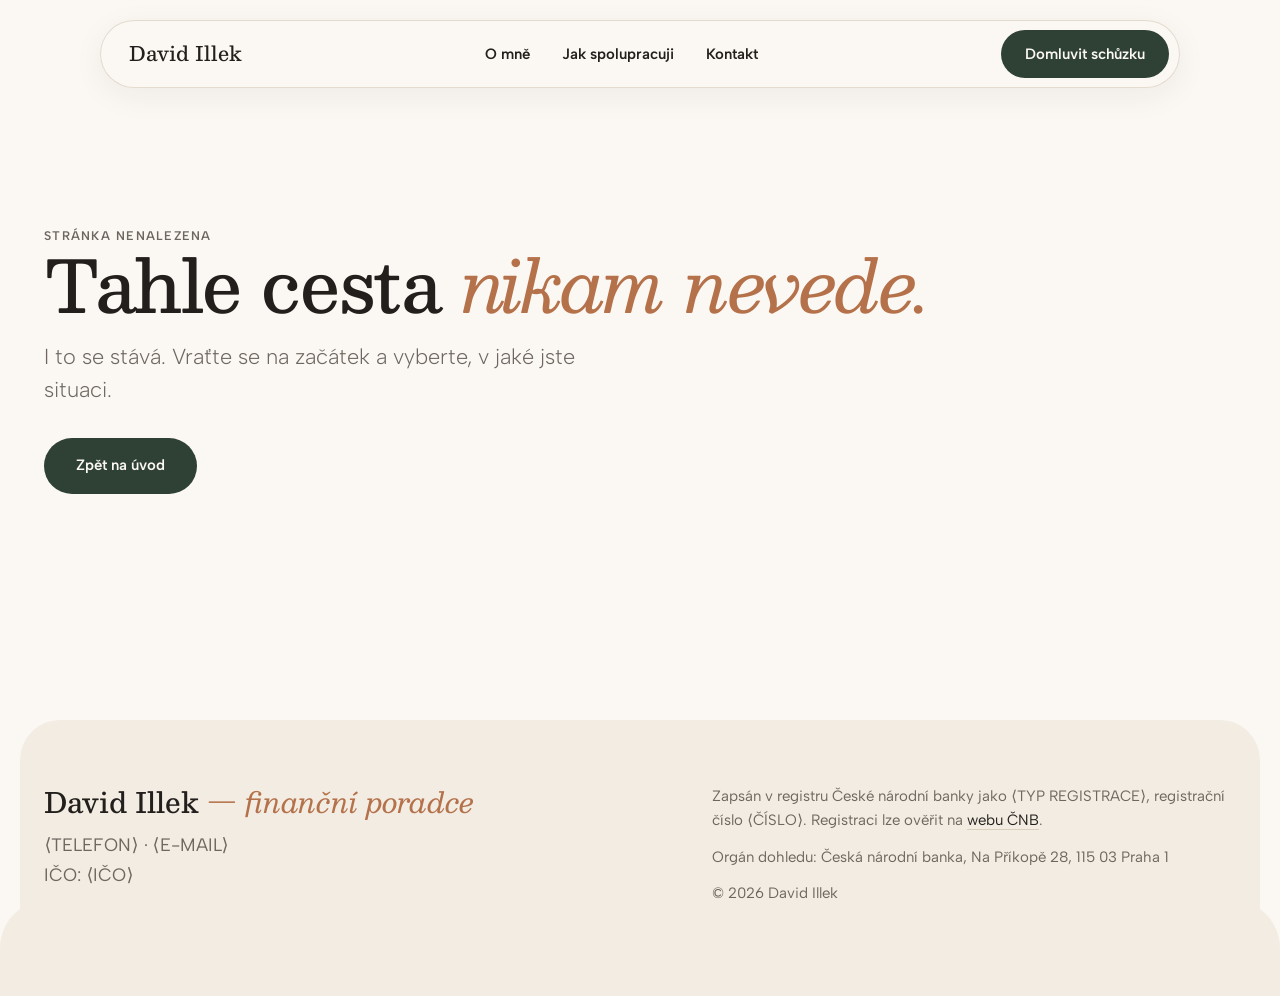
<file: ochrana-osobnich-udaju/index.html>
<!DOCTYPE html><html lang="cs"><head><meta charSet="utf-8"/><meta name="viewport" content="width=device-width, initial-scale=1"/><link rel="stylesheet" href="/assets/styles-C37hDVz8.css" data-precedence="default"/><link rel="stylesheet" href="https://fonts.googleapis.com/css2?family=Besley:ital,wght@0,400;0,500;0,600;0,700;1,400;1,500&amp;family=Albert+Sans:wght@300..700&amp;display=swap" data-precedence="default"/><title>Ochrana osobních údajů | David Illek</title><meta name="author" content="David Illek"/><meta property="og:site_name" content="David Illek"/><meta property="og:locale" content="cs_CZ"/><meta name="description" content="Jak zpracovávám osobní údaje, které mi pošlete přes formulář na webu."/><meta property="og:title" content="Ochrana osobních údajů | David Illek"/><meta property="og:description" content="Zásady zpracování osobních údajů."/><meta property="og:type" content="website"/><meta name="twitter:card" content="summary_large_image"/><link rel="modulepreload" href="/assets/index-7pCPHT9G.js"/><link rel="modulepreload" href="/assets/Pohyb-81o7QDkL.js"/><link rel="modulepreload" href="/assets/situace._id-Csn1ucLT.js"/><link rel="modulepreload" href="/assets/lazyRouteComponent-CJG79VjR.js"/><link rel="modulepreload" href="/assets/ochrana-osobnich-udaju-D_6pzRTS.js"/><meta name="robots" content="noindex, nofollow"/><link rel="icon" href="/favicon.png" type="image/png"/><link rel="preconnect" href="https://fonts.googleapis.com"/><link rel="preconnect" href="https://fonts.gstatic.com" crossorigin="anonymous"/><meta name="twitter:title" content="Ochrana osobních údajů | David Illek"><meta name="twitter:description" content="Zásady zpracování osobních údajů."><meta property="og:image" content="https://pub-bb2e103a32db4e198524a2e9ed8f35b4.r2.dev/lovp_68t8zbsbek88rv93vgbe36582d/b001385d5b86ac702233ef733d3a0e45_1791162509120.png"><meta name="twitter:image" content="https://pub-bb2e103a32db4e198524a2e9ed8f35b4.r2.dev/lovp_68t8zbsbek88rv93vgbe36582d/b001385d5b86ac702233ef733d3a0e45_1791162509120.png"></head><body><nav class="menu " aria-label="Hlavní menu"><a class="hidden font-serif text-[20px] font-medium text-inkoust no-underline md:block" href="/">David Illek</a><div class="flex items-center gap-0.5 md:gap-1"><a class="menu-odkaz md:!hidden" href="/">Domů</a><a class="menu-odkaz" href="/o-mne">O mně</a><a class="menu-odkaz" href="/spoluprace">Jak spolupracuji</a><a class="menu-odkaz hidden md:inline-block" href="/kontakt">Kontakt</a></div><a class="btn btn-les" href="/kontakt"><span class="hidden md:inline">Domluvit schůzku</span><span class="md:hidden">Schůzka</span></a></nav><!--$--><main class="pb-[var(--sekce)] pt-28 md:pt-32"><div class="obal grid gap-10 md:grid-cols-[0.8fr_1.2fr] md:gap-14"><div><div data-anim="" class="" style="--zpozdeni:0ms"><p class="stitek">Zásady</p></div><h1 class="h1 mt-5 !text-[clamp(36px,4.4vw,60px)]"><span data-anim="" class="maska"><span>Ochrana osobních <span class="zvyraz">údajů</span></span></span></h1><div data-anim="" class="foto mt-8 aspect-[4/3]" style="--zpozdeni:0ms"><img src="/assets/sit-nevim-CrnLzh-u.jpg" alt="Třídění dokumentů a otevřený zápisník na stole" loading="lazy" width="1200" height="912"/></div></div><div class="grid gap-3"><div data-anim="" class="karta p-7" style="--zpozdeni:0ms"><p class="h3">Kdo údaje zpracovává</p><p class="mb-0 mt-2 text-seda">Správcem je David Illek, IČO ⟨IČO⟩, kontakt ⟨E-MAIL⟩.</p></div><div data-anim="" class="karta p-7" style="--zpozdeni:80ms"><p class="h3">Jaké údaje a proč</p><p class="mb-0 mt-2 text-seda">Jméno, telefon, e-mail, zvolenou situaci a to, co mi sami napíšete. Používám je jen k tomu, abych se vám ozval a domluvil s vámi schůzku.</p></div><div data-anim="" class="karta p-7" style="--zpozdeni:160ms"><p class="h3">Jak dlouho</p><p class="mb-0 mt-2 text-seda">Pokud spolu nezačneme spolupracovat, údaje smažu nejpozději do 12 měsíců. Souhlas můžete kdykoli odvolat e-mailem.</p></div><div data-anim="" class="karta p-7" style="--zpozdeni:240ms"><p class="h3">Komu je předávám</p><p class="mb-0 mt-2 text-seda">Nikomu je neprodávám a nepředávám pro marketing. Mohou je technicky zpracovávat jen poskytovatelé služeb nutných pro provoz webu.</p></div><div data-anim="" class="karta p-7" style="--zpozdeni:320ms"><p class="h3">Vaše práva</p><p class="mb-0 mt-2 text-seda">Máte právo na přístup k údajům, jejich opravu, výmaz, omezení zpracování, přenositelnost a právo podat stížnost u Úřadu pro ochranu osobních údajů.</p></div><div data-anim="" class="mt-4" style="--zpozdeni:0ms"><a class="btn btn-les" href="/kontakt">Domluvit schůzku</a></div></div></div></main><script>(function(a,f){let l;try{l=JSON.parse(sessionStorage.getItem(a)||"{}")}catch{return}const n=l?.[f||history.state?.__TSR_key];let c=!1;for(const t in n){const e=n[t],o=e?.scrollX,s=e?.scrollY;if(Number.isFinite(o)&&Number.isFinite(s)){if(t==="window")scrollTo(o,s),c=!0;else if(t)try{const r=document.querySelector(t);r&&(r.scrollLeft=o,r.scrollTop=s)}catch{}}}if(c)return;const i=location.hash.slice(1);if(i){const t=history.state?.__hashScrollIntoViewOptions??!0;if(t){const e=document.getElementById(i);e&&e.scrollIntoView(t)}return}scrollTo(0,0)})("tsr-scroll-restoration-v1_3");document.currentScript.remove()</script><!--/$--><footer class="vlozeny mb-4 bg-len pb-28 pt-16 md:pb-14"><div class="obal grid gap-10 md:grid-cols-[1.2fr_1fr]"><div><p class="font-serif text-[28px] font-medium leading-tight">David Illek <span class="zvyraz">— finanční poradce</span></p><p class="mt-3 text-seda">⟨TELEFON⟩<!-- --> · <!-- -->⟨E-MAIL⟩<br/>IČO: <!-- -->⟨IČO⟩</p><div class="mt-6 flex flex-wrap gap-x-5 gap-y-2 text-[15px] font-semibold"><a class="odkaz" href="/o-mne">O mně</a><a class="odkaz" href="/spoluprace">Jak spolupracuji</a><a class="odkaz" href="/kontakt">Kontakt</a><a class="odkaz active" href="/ochrana-osobnich-udaju" data-status="active" aria-current="page">Ochrana osobních údajů</a></div></div><div class="text-[15px] leading-relaxed text-seda"><p class="m-0">Zapsán v registru České národní banky jako <!-- -->⟨TYP REGISTRACE⟩<!-- -->, registrační číslo <!-- -->⟨ČÍSLO⟩<!-- -->. Registraci lze ověřit na <a class="odkaz" href="https://www.cnb.cz/cs/dohled-financni-trh/seznamy/" target="_blank" rel="noreferrer">webu ČNB</a>.</p><p class="mt-3">Orgán dohledu: Česká národní banka, Na Příkopě 28, 115 03 Praha 1</p><p class="mt-3">© <!-- -->2026<!-- --> David Illek</p></div></div></footer><div class="prechod " aria-hidden="true"></div><script type="application/ld+json">[{"@context":"https://schema.org","@type":"Person","name":"David Illek","jobTitle":"Finanční poradce","address":{"@type":"PostalAddress","addressCountry":"CZ"}},{"@context":"https://schema.org","@type":"FinancialService","name":"David Illek — finanční poradce","areaServed":"CZ","inLanguage":"cs","founder":{"@type":"Person","name":"David Illek"}}]</script><script data-tsr-stream-part="">(self.$R=self.$R||{})["tsr"]=[];self.$_TSR={h(){this.hydrated=!0,this.c()},e(){this.streamEnded=!0,this.c()},c(){this.hydrated&&this.streamEnded&&(delete self.$_TSR,delete self.$R.tsr)},p(e){this.initialized?e():this.buffer.push(e)},buffer:[]};$_TSR.router=($R=>$R[0]={manifest:$R[1]={routes:$R[2]={__root__:$R[3]={preloads:$R[4]=["/assets/index-7pCPHT9G.js","/assets/Pohyb-81o7QDkL.js","/assets/situace._id-Csn1ucLT.js","/assets/lazyRouteComponent-CJG79VjR.js"],scripts:$R[5]=[$R[6]={attrs:$R[7]={type:"module",async:!0,src:"/assets/index-7pCPHT9G.js"}}]},"/ochrana-osobnich-udaju":$R[8]={preloads:$R[9]=["/assets/ochrana-osobnich-udaju-D_6pzRTS.js"]}}},matches:$R[10]=[$R[11]={i:"__root__ ",u:1791162781864,s:"success",ssr:!0},$R[12]={i:" ochrana-osobnich-udaju ochrana-osobnich-udaju",u:1791162781864,s:"success",ssr:!0}]})($R["tsr"]);$_TSR.e();{let s=document.currentScript,p;while((p=s.previousElementSibling)&&p.hasAttribute('data-tsr-stream-part'))p.remove();s.remove()}</script><script type="module" async="" src="/assets/index-7pCPHT9G.js"></script><script>document.currentScript.remove();/*$tsr-stream-boundary*/</script></body></html>
</file>
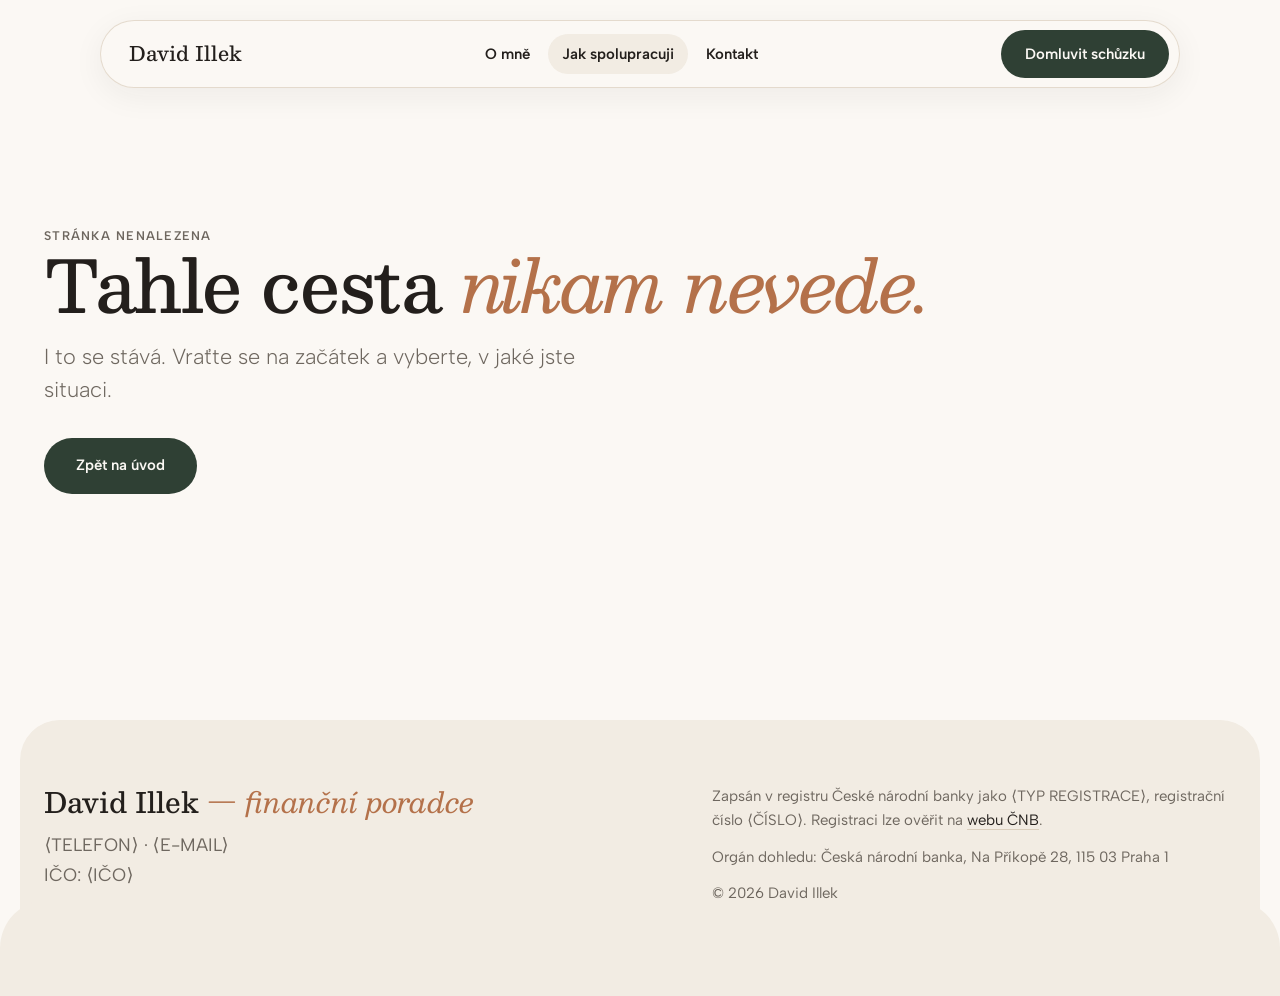
<file: spoluprace/index.html>
<!DOCTYPE html><html lang="cs"><head><meta charSet="utf-8"/><meta name="viewport" content="width=device-width, initial-scale=1"/><link rel="preload" as="image" href="/assets/spoluprace-Ck8Trjwm.jpg"/><link rel="stylesheet" href="/assets/styles-C37hDVz8.css" data-precedence="default"/><link rel="stylesheet" href="https://fonts.googleapis.com/css2?family=Besley:ital,wght@0,400;0,500;0,600;0,700;1,400;1,500&amp;family=Albert+Sans:wght@300..700&amp;display=swap" data-precedence="default"/><title>Jak spolupracuji — průběh a odměna | David Illek</title><meta name="author" content="David Illek"/><meta property="og:site_name" content="David Illek"/><meta property="og:locale" content="cs_CZ"/><meta name="description" content="Nezávazný hovor, schůzka a plán, kterému rozumíte. Jak spolupráce probíhá, co za ni a co nedělám."/><meta property="og:title" content="Jak spolupracuji | David Illek"/><meta property="og:description" content="Nic vám neprodávám a nic nepodepisujete. Takhle spolupráce probíhá."/><meta property="og:type" content="website"/><meta name="twitter:card" content="summary_large_image"/><link rel="modulepreload" href="/assets/index-7pCPHT9G.js"/><link rel="modulepreload" href="/assets/Pohyb-81o7QDkL.js"/><link rel="modulepreload" href="/assets/situace._id-Csn1ucLT.js"/><link rel="modulepreload" href="/assets/lazyRouteComponent-CJG79VjR.js"/><link rel="modulepreload" href="/assets/spoluprace-D6Zu6ClT.js"/><link rel="modulepreload" href="/assets/Bloky-C_15r60-.js"/><meta name="robots" content="noindex, nofollow"/><link rel="icon" href="/favicon.png" type="image/png"/><link rel="preconnect" href="https://fonts.googleapis.com"/><link rel="preconnect" href="https://fonts.gstatic.com" crossorigin="anonymous"/><meta name="twitter:title" content="Jak spolupracuji | David Illek"><meta name="twitter:description" content="Nic vám neprodávám a nic nepodepisujete. Takhle spolupráce probíhá."><meta property="og:image" content="https://pub-bb2e103a32db4e198524a2e9ed8f35b4.r2.dev/lovp_68t8zbsbek88rv93vgbe36582d/b001385d5b86ac702233ef733d3a0e45_1791162509120.png"><meta name="twitter:image" content="https://pub-bb2e103a32db4e198524a2e9ed8f35b4.r2.dev/lovp_68t8zbsbek88rv93vgbe36582d/b001385d5b86ac702233ef733d3a0e45_1791162509120.png"></head><body><nav class="menu " aria-label="Hlavní menu"><a class="hidden font-serif text-[20px] font-medium text-inkoust no-underline md:block" href="/">David Illek</a><div class="flex items-center gap-0.5 md:gap-1"><a class="menu-odkaz md:!hidden" href="/">Domů</a><a class="menu-odkaz" href="/o-mne">O mně</a><a class="menu-odkaz active" href="/spoluprace" data-status="active" aria-current="page">Jak spolupracuji</a><a class="menu-odkaz hidden md:inline-block" href="/kontakt">Kontakt</a></div><a class="btn btn-les" href="/kontakt"><span class="hidden md:inline">Domluvit schůzku</span><span class="md:hidden">Schůzka</span></a></nav><!--$--><main><section class="pt-28 md:pt-32"><div class="obal grid items-center gap-10 pb-[var(--sekce)] md:grid-cols-[1.05fr_0.95fr] md:gap-14"><div><div data-anim="" class="" style="--zpozdeni:0ms"><p class="stitek">Jak spolupracuji</p></div><h1 class="h1 mt-5"><span data-anim="" class="maska"><span>Pomalu, srozumitelně <span class="zvyraz">a dlouhodobě.</span></span></span></h1><div data-anim="" class="" style="--zpozdeni:80ms"><p class="perex mt-6">Nechci vám nic prodat na první schůzce. Chci pochopit, co řešíte — a pak vám to dát do pořádku tak, abyste se k tomu nemuseli každý týden vracet.</p></div></div><div class="overflow-hidden bg-piskova aspect-[4/3] md:max-h-[560px]" style="border-radius:28px 28px 48px 48px"><img src="/assets/spoluprace-Ck8Trjwm.jpg" alt="Dva lidé při rozhovoru nad zápisníkem" class="h-full w-full object-cover" style="transition:transform .2s linear"/></div></div></section><section class="vlozeny bg-les py-[var(--sekce)] text-papir"><div class="obal grid items-center gap-12 md:grid-cols-[1fr_1.1fr] md:gap-16"><div><p class="stitek !text-piskova">Jak to probíhá</p><h2 class="h2 mt-3">Co se stane, <span class="zvyraz !text-piskova">když se ozvete</span></h2><div class="foto mt-8 hidden aspect-[4/3] md:block"><img src="/assets/spoluprace-Ck8Trjwm.jpg" alt="Dva lidé při rozhovoru nad zápisníkem" loading="lazy" width="1408" height="1008"/></div></div><div class="relative pl-12"><svg class="absolute left-[8px] top-2 h-[calc(100%-16px)] w-[2px] overflow-visible" preserveAspectRatio="none" viewBox="0 0 2 100" aria-hidden="true"><line x1="1" y1="0" x2="1" y2="100" stroke="rgba(231,221,207,.25)" stroke-width="1.25" vector-effect="non-scaling-stroke"></line><line x1="1" y1="0" x2="1" y2="100" stroke="var(--hlina)" stroke-width="1.25" vector-effect="non-scaling-stroke" stroke-dasharray="100" stroke-dashoffset="100" pathLength="100"></line></svg><ol class="m-0 grid list-none gap-10 p-0"><li class="osa-bod relative "><span class="osa-tecka absolute -left-12 top-1.5"></span><p class="h3">Nezávazný hovor, 20 minut</p><p class="mb-0 mt-2 max-w-[44ch] text-piskova">Zjistím, co řešíte. Nic vám neprodávám a nic nepodepisujete.</p></li><li class="osa-bod relative "><span class="osa-tecka absolute -left-12 top-1.5"></span><p class="h3">Schůzka</p><p class="mb-0 mt-2 max-w-[44ch] text-piskova">Projdeme, co máte, a hlavně proč to máte. Často se ukáže, že část věcí už nedává smysl.</p></li><li class="osa-bod relative "><span class="osa-tecka absolute -left-12 top-1.5"></span><p class="h3">Plán, kterému rozumíte</p><p class="mb-0 mt-2 max-w-[44ch] text-piskova">Dostanete to napsané tak, abyste tomu rozuměli i za rok. A vracíme se k tomu pravidelně.</p></li></ol><a class="btn btn-papir mt-10" href="/kontakt">Začít hovorem <svg width="18" height="12" viewBox="0 0 18 12" fill="none" aria-hidden="true"><path d="M1 6h15.5M11.5 1l5 5-5 5" stroke="currentColor" stroke-width="1.25" stroke-linecap="round" stroke-linejoin="round"></path></svg></a></div></div></section><section class="sekce"><div class="obal grid items-center gap-10 md:grid-cols-2 md:gap-16"><div><h2 class="h2"><span data-anim="" class="maska"><span>Co <span class="zvyraz">za to</span></span></span></h2><div data-anim="" class="text mt-5" style="--zpozdeni:0ms"><p>První hovor i první schůzka jsou zdarma a nezávazné. Pokud se domluvíme na spolupráci, řeknu vám předem a srozumitelně, jak jsem odměňovaný a od koho.</p><p class="!mb-0 text-seda">Žádné drobné písmo. Pokud něčemu nebudete rozumět, zeptejte se — vysvětlím to znovu.</p></div></div><div data-anim="" class="foto aspect-[4/3]" style="--zpozdeni:0ms"><img src="/assets/sit-nevim-CrnLzh-u.jpg" alt="Třídění dokumentů a otevřený zápisník na stole" loading="lazy" width="1200" height="912"/></div></div></section><div class="vlozeny bg-len"><section class="sekce"><div class="obal grid gap-10 md:grid-cols-[0.8fr_1.2fr] md:gap-16"><h2 class="h2"><span data-anim="" class="maska"><span>Co ode mě <span class="zvyraz">nečekejte</span></span></span></h2><div class="grid gap-3"><div data-anim="" class="karta flex gap-5 p-7" style="--zpozdeni:0ms"><svg width="22" height="22" viewBox="0 0 22 22" fill="none" class="mt-1 flex-none text-hlina" aria-hidden="true"><circle cx="11" cy="11" r="10" stroke="currentColor" stroke-width="1.25"></circle><path d="M7 7l8 8" stroke="currentColor" stroke-width="1.25" stroke-linecap="round"></path></svg><div><p class="h3">Nebudu vám volat s „výjimečnou příležitostí“.</p><p class="mb-0 mt-2 text-seda">Pokud zavolám, tak proto, že se něco změnilo ve vaší situaci, ne v nabídce.</p></div></div><div data-anim="" class="karta flex gap-5 p-7" style="--zpozdeni:80ms"><svg width="22" height="22" viewBox="0 0 22 22" fill="none" class="mt-1 flex-none text-hlina" aria-hidden="true"><circle cx="11" cy="11" r="10" stroke="currentColor" stroke-width="1.25"></circle><path d="M7 7l8 8" stroke="currentColor" stroke-width="1.25" stroke-linecap="round"></path></svg><div><p class="h3">Nebudu vám slibovat výnos.</p><p class="mb-0 mt-2 text-seda">Nikdo ho nezná dopředu. Můžu vám říct, jaké riziko podstupujete a jestli je přiměřené tomu, co chcete.</p></div></div><div data-anim="" class="karta flex gap-5 p-7" style="--zpozdeni:160ms"><svg width="22" height="22" viewBox="0 0 22 22" fill="none" class="mt-1 flex-none text-hlina" aria-hidden="true"><circle cx="11" cy="11" r="10" stroke="currentColor" stroke-width="1.25"></circle><path d="M7 7l8 8" stroke="currentColor" stroke-width="1.25" stroke-linecap="round"></path></svg><div><p class="h3">Nebudu měnit, co funguje.</p><p class="mb-0 mt-2 text-seda">Když máte něco nastavené dobře, řeknu vám to a necháme to být.</p></div></div></div></div></section></div><section class="sekce"><div class="obal grid gap-10 md:grid-cols-[0.8fr_1.2fr] md:gap-16"><div><h2 class="h2"><span data-anim="" class="maska"><span>Časté <span class="zvyraz">otázky</span></span></span></h2><p class="mt-4 text-seda">Na cokoli dalšího se klidně zeptejte v prvním hovoru.</p></div><div class="grid gap-2.5"><div class="faq karta !shadow-none" data-open="true"><button type="button" class="flex w-full cursor-pointer items-center justify-between gap-4 border-0 bg-transparent px-7 py-5 text-left text-inkoust" aria-expanded="true"><span class="h3 !text-[19px]">Kolik to stojí?</span><span class="plus" aria-hidden="true"></span></button><div class="faq-telo"><div><p class="m-0 px-7 pb-6 text-seda">První hovor i první schůzka jsou zdarma a nezávazné. Pokud se domluvíme na spolupráci, řeknu vám předem a srozumitelně, jak jsem odměňovaný a od koho.</p></div></div></div><div class="faq karta !shadow-none" data-open="false"><button type="button" class="flex w-full cursor-pointer items-center justify-between gap-4 border-0 bg-transparent px-7 py-5 text-left text-inkoust" aria-expanded="false"><span class="h3 !text-[19px]">Musím něco podepisovat?</span><span class="plus" aria-hidden="true"></span></button><div class="faq-telo"><div><p class="m-0 px-7 pb-6 text-seda">Ne. Na první schůzce se nic nepodepisuje. Jejím smyslem je zjistit, jestli vám vůbec mám co nabídnout.</p></div></div></div><div class="faq karta !shadow-none" data-open="false"><button type="button" class="flex w-full cursor-pointer items-center justify-between gap-4 border-0 bg-transparent px-7 py-5 text-left text-inkoust" aria-expanded="false"><span class="h3 !text-[19px]">Co si mám vzít s sebou?</span><span class="plus" aria-hidden="true"></span></button><div class="faq-telo"><div><p class="m-0 px-7 pb-6 text-seda">Nejlépe přehled toho, co máte — smlouvy, výpisy, pojistky. Pokud to nemáte pohromadě, nevadí, projdeme to spolu.</p></div></div></div><div class="faq karta !shadow-none" data-open="false"><button type="button" class="flex w-full cursor-pointer items-center justify-between gap-4 border-0 bg-transparent px-7 py-5 text-left text-inkoust" aria-expanded="false"><span class="h3 !text-[19px]">Pracujete i na dálku?</span><span class="plus" aria-hidden="true"></span></button><div class="faq-telo"><div><p class="m-0 px-7 pb-6 text-seda">Ano. Řada klientů se mnou řeší všechno online, osobní schůzka není podmínka.</p></div></div></div><div class="faq karta !shadow-none" data-open="false"><button type="button" class="flex w-full cursor-pointer items-center justify-between gap-4 border-0 bg-transparent px-7 py-5 text-left text-inkoust" aria-expanded="false"><span class="h3 !text-[19px]">Co když už poradce mám?</span><span class="plus" aria-hidden="true"></span></button><div class="faq-telo"><div><p class="m-0 px-7 pb-6 text-seda">Pak nemá smysl nic měnit jen kvůli změně. Rád se na to podívám a řeknu vám názor — i když to bude znamenat, že máte zůstat, kde jste.</p></div></div></div></div></div></section><div class="vlozeny mb-4 bg-piskova/50"><section class="sekce"><div class="obal grid gap-10 md:grid-cols-[0.75fr_1.25fr] md:gap-14"><div><h2 class="h2"><span data-anim="" class="maska"><span>Začněme <span class="zvyraz">jedním hovorem</span></span></span></h2><p class="perex mt-5">Dvacet minut, nezávazně. Zjistím, co řešíte, a řeknu vám, jestli vám můžu pomoct.</p></div><div data-anim="" class="" style="--zpozdeni:0ms"><form noValidate="" class="karta grid gap-5 p-6 md:p-10"><div class="grid gap-5 md:grid-cols-3"><div><label class="popisek" for="jmeno">Jméno</label><input id="jmeno" class="pole" autoComplete="name" required="" name="jmeno"/></div><div><label class="popisek" for="telefon">Telefon</label><input id="telefon" type="tel" class="pole" autoComplete="tel" required="" name="telefon"/></div><div><label class="popisek" for="email">E-mail</label><input id="email" type="email" class="pole" autoComplete="email" required="" name="email"/></div></div><div><label class="popisek" for="situace">Vaše situace</label><select id="situace" name="situace" class="pole"><option value="" selected="">Zatím nevím</option><option value="dite">Čekáme dítě</option><option value="bydleni">Řešíme bydlení</option><option value="prace">Měním práci</option><option value="rodice">Starám se o rodiče</option><option value="firma">Prodal jsem firmu</option><option value="duchod">Blíží se mi důchod</option><option value="nevim">Nevím, kde začít</option></select></div><div><label class="popisek" for="co">Co řešíte? <span class="font-normal text-seda">(nepovinné)</span></label><textarea id="co" name="co" class="pole"></textarea></div><fieldset class="m-0 border-0 p-0"><legend class="popisek">Jak vás mám kontaktovat?</legend><div class="flex flex-wrap gap-2"><label class="volba relative"><input type="radio" name="kontakt" checked="" value="Telefon"/>Telefon</label><label class="volba relative"><input type="radio" name="kontakt" value="E-mail"/>E-mail</label><label class="volba relative"><input type="radio" name="kontakt" value="WhatsApp"/>WhatsApp</label></div></fieldset><label class="flex cursor-pointer items-start gap-3 text-[16px]"><input type="checkbox" class="mt-1 h-5 w-5 flex-none accent-[var(--les)]" required="" name="souhlas"/><span>Souhlasím se zpracováním osobních údajů za účelem domluvení schůzky. <a class="odkaz" href="/ochrana-osobnich-udaju">Zásady ochrany osobních údajů</a></span></label><div><button type="submit" class="btn btn-les">Domluvit schůzku <svg width="18" height="12" viewBox="0 0 18 12" fill="none" aria-hidden="true"><path d="M1 6h15.5M11.5 1l5 5-5 5" stroke="currentColor" stroke-width="1.25" stroke-linecap="round" stroke-linejoin="round"></path></svg></button></div></form></div></div></section></div></main><script>(function(a,f){let l;try{l=JSON.parse(sessionStorage.getItem(a)||"{}")}catch{return}const n=l?.[f||history.state?.__TSR_key];let c=!1;for(const t in n){const e=n[t],o=e?.scrollX,s=e?.scrollY;if(Number.isFinite(o)&&Number.isFinite(s)){if(t==="window")scrollTo(o,s),c=!0;else if(t)try{const r=document.querySelector(t);r&&(r.scrollLeft=o,r.scrollTop=s)}catch{}}}if(c)return;const i=location.hash.slice(1);if(i){const t=history.state?.__hashScrollIntoViewOptions??!0;if(t){const e=document.getElementById(i);e&&e.scrollIntoView(t)}return}scrollTo(0,0)})("tsr-scroll-restoration-v1_3");document.currentScript.remove()</script><!--/$--><footer class="vlozeny mb-4 bg-len pb-28 pt-16 md:pb-14"><div class="obal grid gap-10 md:grid-cols-[1.2fr_1fr]"><div><p class="font-serif text-[28px] font-medium leading-tight">David Illek <span class="zvyraz">— finanční poradce</span></p><p class="mt-3 text-seda">⟨TELEFON⟩<!-- --> · <!-- -->⟨E-MAIL⟩<br/>IČO: <!-- -->⟨IČO⟩</p><div class="mt-6 flex flex-wrap gap-x-5 gap-y-2 text-[15px] font-semibold"><a class="odkaz" href="/o-mne">O mně</a><a class="odkaz active" href="/spoluprace" data-status="active" aria-current="page">Jak spolupracuji</a><a class="odkaz" href="/kontakt">Kontakt</a><a class="odkaz" href="/ochrana-osobnich-udaju">Ochrana osobních údajů</a></div></div><div class="text-[15px] leading-relaxed text-seda"><p class="m-0">Zapsán v registru České národní banky jako <!-- -->⟨TYP REGISTRACE⟩<!-- -->, registrační číslo <!-- -->⟨ČÍSLO⟩<!-- -->. Registraci lze ověřit na <a class="odkaz" href="https://www.cnb.cz/cs/dohled-financni-trh/seznamy/" target="_blank" rel="noreferrer">webu ČNB</a>.</p><p class="mt-3">Orgán dohledu: Česká národní banka, Na Příkopě 28, 115 03 Praha 1</p><p class="mt-3">© <!-- -->2026<!-- --> David Illek</p></div></div></footer><div class="prechod " aria-hidden="true"></div><script type="application/ld+json">[{"@context":"https://schema.org","@type":"Person","name":"David Illek","jobTitle":"Finanční poradce","address":{"@type":"PostalAddress","addressCountry":"CZ"}},{"@context":"https://schema.org","@type":"FinancialService","name":"David Illek — finanční poradce","areaServed":"CZ","inLanguage":"cs","founder":{"@type":"Person","name":"David Illek"}}]</script><script data-tsr-stream-part="">(self.$R=self.$R||{})["tsr"]=[];self.$_TSR={h(){this.hydrated=!0,this.c()},e(){this.streamEnded=!0,this.c()},c(){this.hydrated&&this.streamEnded&&(delete self.$_TSR,delete self.$R.tsr)},p(e){this.initialized?e():this.buffer.push(e)},buffer:[]};$_TSR.router=($R=>$R[0]={manifest:$R[1]={routes:$R[2]={__root__:$R[3]={preloads:$R[4]=["/assets/index-7pCPHT9G.js","/assets/Pohyb-81o7QDkL.js","/assets/situace._id-Csn1ucLT.js","/assets/lazyRouteComponent-CJG79VjR.js"],scripts:$R[5]=[$R[6]={attrs:$R[7]={type:"module",async:!0,src:"/assets/index-7pCPHT9G.js"}}]},"/spoluprace":$R[8]={preloads:$R[9]=["/assets/spoluprace-D6Zu6ClT.js","/assets/Bloky-C_15r60-.js"]}}},matches:$R[10]=[$R[11]={i:"__root__ ",u:1791162782027,s:"success",ssr:!0},$R[12]={i:" spoluprace spoluprace",u:1791162782027,s:"success",ssr:!0}]})($R["tsr"]);$_TSR.e();{let s=document.currentScript,p;while((p=s.previousElementSibling)&&p.hasAttribute('data-tsr-stream-part'))p.remove();s.remove()}</script><script type="module" async="" src="/assets/index-7pCPHT9G.js"></script><script>document.currentScript.remove();/*$tsr-stream-boundary*/</script></body></html>
</file>
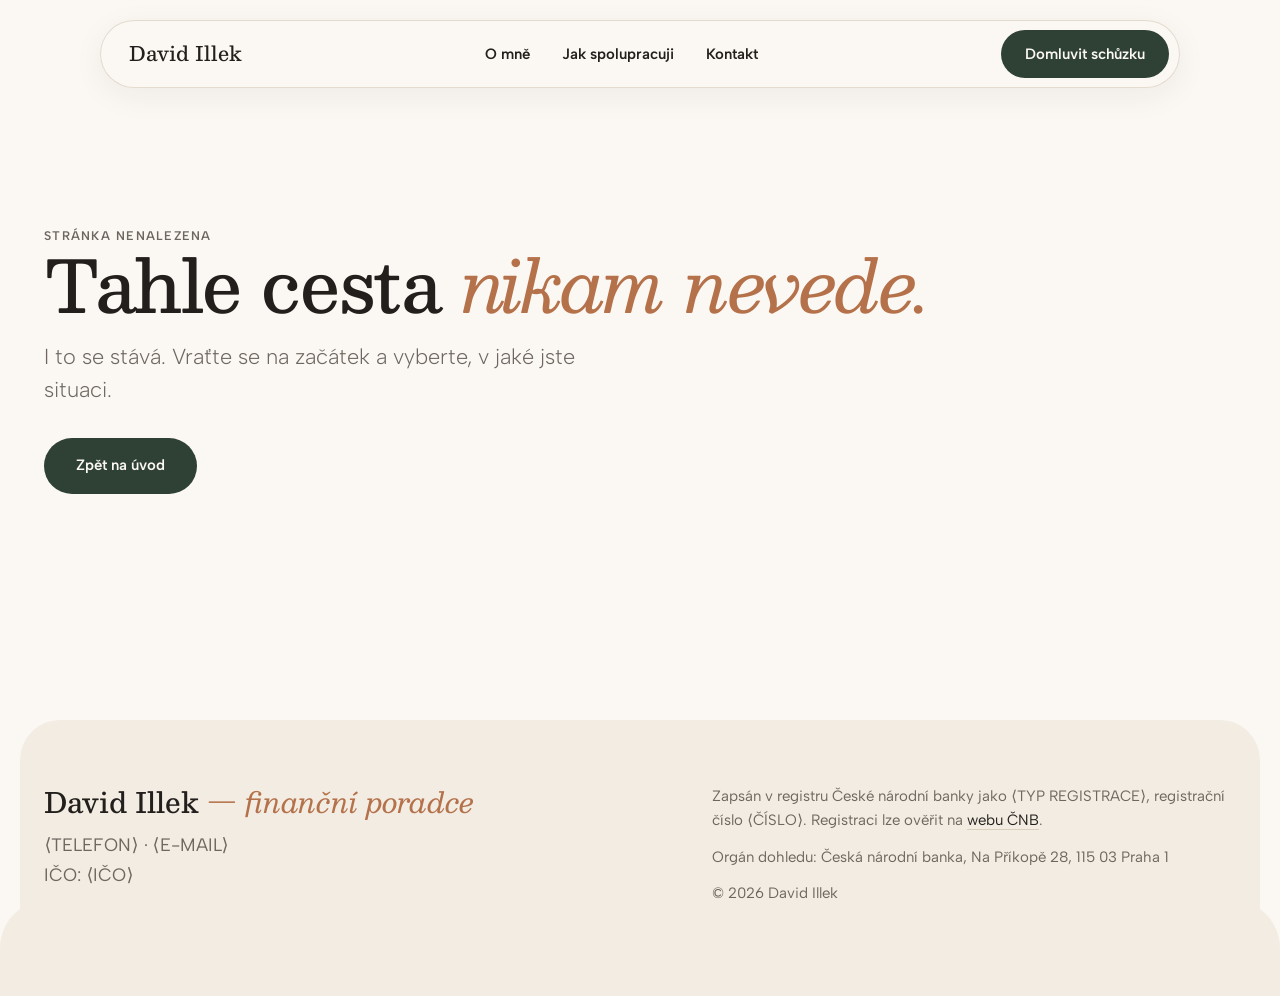
<file: situace/bydleni/index.html>
<!DOCTYPE html><html lang="cs"><head><meta charSet="utf-8"/><meta name="viewport" content="width=device-width, initial-scale=1"/><link rel="preload" as="image" href="/assets/sit-bydleni-CNXQ1SHC.jpg"/><link rel="stylesheet" href="/assets/styles-C37hDVz8.css" data-precedence="default"/><link rel="stylesheet" href="https://fonts.googleapis.com/css2?family=Besley:ital,wght@0,400;0,500;0,600;0,700;1,400;1,500&amp;family=Albert+Sans:wght@300..700&amp;display=swap" data-precedence="default"/><title>Řešíme bydlení — na co myslet finančně | David Illek</title><meta name="author" content="David Illek"/><meta property="og:site_name" content="David Illek"/><meta property="og:locale" content="cs_CZ"/><meta name="description" content="Hledání bytu nebo domu bere energii samo o sobě. K tomu přijdou úvěry, termíny, smlouvy a pocit, že se všechno musí rozhodnout hned. Často to pak vypadá ta"/><meta property="og:title" content="Řešíme bydlení — na co myslet finančně | David Illek"/><meta property="og:description" content="Hledání bytu nebo domu bere energii samo o sobě. K tomu přijdou úvěry, termíny, smlouvy a pocit, že se všechno musí rozhodnout hned. Často to pak vypadá ta"/><meta property="og:type" content="website"/><meta name="twitter:card" content="summary_large_image"/><link rel="modulepreload" href="/assets/index-7pCPHT9G.js"/><link rel="modulepreload" href="/assets/Pohyb-81o7QDkL.js"/><link rel="modulepreload" href="/assets/situace._id-Csn1ucLT.js"/><link rel="modulepreload" href="/assets/lazyRouteComponent-CJG79VjR.js"/><link rel="modulepreload" href="/assets/situace._id-D69pRDMR.js"/><link rel="modulepreload" href="/assets/Bloky-C_15r60-.js"/><meta name="robots" content="noindex, nofollow"/><link rel="icon" href="/favicon.png" type="image/png"/><link rel="preconnect" href="https://fonts.googleapis.com"/><link rel="preconnect" href="https://fonts.gstatic.com" crossorigin="anonymous"/><meta name="twitter:title" content="Řešíme bydlení — na co myslet finančně | David Illek"><meta name="twitter:description" content="Hledání bytu nebo domu bere energii samo o sobě. K tomu přijdou úvěry, termíny, smlouvy a pocit, že se všechno musí rozhodnout hned. Často to pak vypadá ta"><meta property="og:image" content="https://pub-bb2e103a32db4e198524a2e9ed8f35b4.r2.dev/lovp_68t8zbsbek88rv93vgbe36582d/b001385d5b86ac702233ef733d3a0e45_1791162509120.png"><meta name="twitter:image" content="https://pub-bb2e103a32db4e198524a2e9ed8f35b4.r2.dev/lovp_68t8zbsbek88rv93vgbe36582d/b001385d5b86ac702233ef733d3a0e45_1791162509120.png"></head><body><nav class="menu " aria-label="Hlavní menu"><a class="hidden font-serif text-[20px] font-medium text-inkoust no-underline md:block" href="/">David Illek</a><div class="flex items-center gap-0.5 md:gap-1"><a class="menu-odkaz md:!hidden" href="/">Domů</a><a class="menu-odkaz" href="/o-mne">O mně</a><a class="menu-odkaz" href="/spoluprace">Jak spolupracuji</a><a class="menu-odkaz hidden md:inline-block" href="/kontakt">Kontakt</a></div><a class="btn btn-les" href="/kontakt"><span class="hidden md:inline">Domluvit schůzku</span><span class="md:hidden">Schůzka</span></a></nav><!--$--><main><section class="pt-28 md:pt-32"><div class="obal grid items-center gap-10 pb-[var(--sekce)] md:grid-cols-[1.1fr_0.9fr] md:gap-14"><div><div data-anim="" class="" style="--zpozdeni:0ms"><p class="stitek">Řešíme bydlení<!-- --> · <!-- -->koupě, hypotéka, rekonstrukce</p></div><h1 class="h1 mt-5 !text-[clamp(38px,4.6vw,66px)]"><span data-anim="" class="maska"><span>Bydlení je největší rozhodnutí. Zaslouží si klidnou hlavu.</span></span></h1><div data-anim="" class="" style="--zpozdeni:80ms"><p class="perex mt-6 !max-w-[52ch]">Hledání bytu nebo domu bere energii samo o sobě. K tomu přijdou úvěry, termíny, smlouvy a pocit, že se všechno musí rozhodnout hned. Často to pak vypadá tak, že lidé vyberou to první, co jim někdo nabídne.</p></div><div data-anim="" class="" style="--zpozdeni:160ms"><a class="btn btn-les mt-8" href="/kontakt?situace=bydleni">Domluvit schůzku <svg width="18" height="12" viewBox="0 0 18 12" fill="none" aria-hidden="true"><path d="M1 6h15.5M11.5 1l5 5-5 5" stroke="currentColor" stroke-width="1.25" stroke-linecap="round" stroke-linejoin="round"></path></svg></a></div></div><div class="overflow-hidden bg-piskova aspect-[4/3] md:aspect-[4/5] md:max-h-[640px]" style="border-radius:28px 28px 48px 48px"><img src="/assets/sit-bydleni-CNXQ1SHC.jpg" alt="Dvojice v novém bytě s klíči a plánem místností" class="h-full w-full object-cover" style="transition:transform .2s linear"/></div></div></section><section class="vlozeny bg-len py-[var(--sekce)]"><div class="obal"><h2 class="h2"><span data-anim="" class="maska"><span>Tři otázky, které <span class="zvyraz">stojí za to</span> si položit</span></span></h2><ol class="m-0 mt-10 grid list-none gap-3 p-0 md:grid-cols-3"><li data-anim="" class="rounded-[28px] bg-papir p-8" style="--zpozdeni:0ms"><p class="m-0 font-serif text-[24px] font-medium leading-snug">Kolik si můžeme dovolit tak, abychom nemuseli omezit všechno ostatní?</p></li><li data-anim="" class="rounded-[28px] bg-papir p-8" style="--zpozdeni:80ms"><p class="m-0 font-serif text-[24px] font-medium leading-snug">Co se stane se splátkou, když se změní příjem nebo podmínky?</p></li><li data-anim="" class="rounded-[28px] bg-papir p-8" style="--zpozdeni:160ms"><p class="m-0 font-serif text-[24px] font-medium leading-snug">Máme po koupi pořád rezervu, nebo do toho dáváme poslední korunu?</p></li></ol></div></section><section class="sekce"><div class="obal grid items-center gap-10 md:grid-cols-2 md:gap-16"><div data-anim="" class="foto aspect-[4/3]" style="--zpozdeni:0ms"><img src="/assets/spoluprace-Ck8Trjwm.jpg" alt="Rozhovor nad zápisníkem při úvodní schůzce" loading="lazy" width="1408" height="1008"/></div><div><h2 class="h2"><span data-anim="" class="maska"><span>S čím vám <span class="zvyraz">pomůžu</span></span></span></h2><div data-anim="" class="text mt-5" style="--zpozdeni:0ms"><p>Pomůžu vám spočítat, co je pro vás rozumné, porovnat možnosti a pohlídat, aby bydlení nezničilo zbytek vašich financí. Vysvětlím vám, co podepisujete, a zůstanu po ruce i ve chvíli, kdy se bude cokoli měnit.</p><p class="!mb-0 text-seda">Nic z toho neslibuje konkrétní výsledek. Slibuje to, že budete vědět, na čem jste.</p></div></div></div></section><section class="sekce"><div class="obal grid gap-10 md:grid-cols-[0.75fr_1.25fr] md:gap-14"><div><h2 class="h2"><span data-anim="" class="maska"><span>Probereme to <span class="zvyraz">spolu</span></span></span></h2><p class="perex mt-5">Dvacet minut, nezávazně. Zjistím, co řešíte, a řeknu vám, jestli vám můžu pomoct.</p></div><div data-anim="" class="" style="--zpozdeni:0ms"><form noValidate="" class="karta grid gap-5 p-6 md:p-10"><div class="grid gap-5 md:grid-cols-3"><div><label class="popisek" for="jmeno">Jméno</label><input id="jmeno" class="pole" autoComplete="name" required="" name="jmeno"/></div><div><label class="popisek" for="telefon">Telefon</label><input id="telefon" type="tel" class="pole" autoComplete="tel" required="" name="telefon"/></div><div><label class="popisek" for="email">E-mail</label><input id="email" type="email" class="pole" autoComplete="email" required="" name="email"/></div></div><div><label class="popisek" for="situace">Vaše situace</label><select id="situace" name="situace" class="pole"><option value="">Zatím nevím</option><option value="dite">Čekáme dítě</option><option value="bydleni" selected="">Řešíme bydlení</option><option value="prace">Měním práci</option><option value="rodice">Starám se o rodiče</option><option value="firma">Prodal jsem firmu</option><option value="duchod">Blíží se mi důchod</option><option value="nevim">Nevím, kde začít</option></select></div><div><label class="popisek" for="co">Co řešíte? <span class="font-normal text-seda">(nepovinné)</span></label><textarea id="co" name="co" class="pole"></textarea></div><fieldset class="m-0 border-0 p-0"><legend class="popisek">Jak vás mám kontaktovat?</legend><div class="flex flex-wrap gap-2"><label class="volba relative"><input type="radio" name="kontakt" checked="" value="Telefon"/>Telefon</label><label class="volba relative"><input type="radio" name="kontakt" value="E-mail"/>E-mail</label><label class="volba relative"><input type="radio" name="kontakt" value="WhatsApp"/>WhatsApp</label></div></fieldset><label class="flex cursor-pointer items-start gap-3 text-[16px]"><input type="checkbox" class="mt-1 h-5 w-5 flex-none accent-[var(--les)]" required="" name="souhlas"/><span>Souhlasím se zpracováním osobních údajů za účelem domluvení schůzky. <a class="odkaz" href="/ochrana-osobnich-udaju">Zásady ochrany osobních údajů</a></span></label><div><button type="submit" class="btn btn-les">Domluvit schůzku <svg width="18" height="12" viewBox="0 0 18 12" fill="none" aria-hidden="true"><path d="M1 6h15.5M11.5 1l5 5-5 5" stroke="currentColor" stroke-width="1.25" stroke-linecap="round" stroke-linejoin="round"></path></svg></button></div></form></div></div></section><section class="pb-[var(--sekce)]"><div class="obal"><p class="stitek mb-4">Jiné situace</p><div class="flex flex-wrap gap-2.5"><a class="dlazdice" href="/situace/dite"><b>Čekáme dítě</b><span>nebo už je tu</span></a><a class="dlazdice" href="/situace/prace"><b>Měním práci</b><span>nebo začínám podnikat</span></a><a class="dlazdice" href="/situace/rodice"><b>Starám se o rodiče</b><span>a přemýšlím dopředu</span></a><a class="dlazdice" href="/situace/firma"><b>Prodal jsem firmu</b><span>a nevím, co dál s penězi</span></a><a class="dlazdice" href="/situace/duchod"><b>Blíží se mi důchod</b><span>chci vědět, na čem jsem</span></a><a class="dlazdice" href="/situace/nevim"><b>Nevím, kde začít</b><span>to je úplně v pořádku</span></a></div></div></section><section class="sekce"><div class="obal grid gap-10 md:grid-cols-[0.8fr_1.2fr] md:gap-16"><div><h2 class="h2"><span data-anim="" class="maska"><span>Časté <span class="zvyraz">otázky</span></span></span></h2><p class="mt-4 text-seda">Na cokoli dalšího se klidně zeptejte v prvním hovoru.</p></div><div class="grid gap-2.5"><div class="faq karta !shadow-none" data-open="true"><button type="button" class="flex w-full cursor-pointer items-center justify-between gap-4 border-0 bg-transparent px-7 py-5 text-left text-inkoust" aria-expanded="true"><span class="h3 !text-[19px]">Kolik to stojí?</span><span class="plus" aria-hidden="true"></span></button><div class="faq-telo"><div><p class="m-0 px-7 pb-6 text-seda">První hovor i první schůzka jsou zdarma a nezávazné. Pokud se domluvíme na spolupráci, řeknu vám předem a srozumitelně, jak jsem odměňovaný a od koho.</p></div></div></div><div class="faq karta !shadow-none" data-open="false"><button type="button" class="flex w-full cursor-pointer items-center justify-between gap-4 border-0 bg-transparent px-7 py-5 text-left text-inkoust" aria-expanded="false"><span class="h3 !text-[19px]">Musím něco podepisovat?</span><span class="plus" aria-hidden="true"></span></button><div class="faq-telo"><div><p class="m-0 px-7 pb-6 text-seda">Ne. Na první schůzce se nic nepodepisuje. Jejím smyslem je zjistit, jestli vám vůbec mám co nabídnout.</p></div></div></div><div class="faq karta !shadow-none" data-open="false"><button type="button" class="flex w-full cursor-pointer items-center justify-between gap-4 border-0 bg-transparent px-7 py-5 text-left text-inkoust" aria-expanded="false"><span class="h3 !text-[19px]">Co si mám vzít s sebou?</span><span class="plus" aria-hidden="true"></span></button><div class="faq-telo"><div><p class="m-0 px-7 pb-6 text-seda">Nejlépe přehled toho, co máte — smlouvy, výpisy, pojistky. Pokud to nemáte pohromadě, nevadí, projdeme to spolu.</p></div></div></div><div class="faq karta !shadow-none" data-open="false"><button type="button" class="flex w-full cursor-pointer items-center justify-between gap-4 border-0 bg-transparent px-7 py-5 text-left text-inkoust" aria-expanded="false"><span class="h3 !text-[19px]">Pracujete i na dálku?</span><span class="plus" aria-hidden="true"></span></button><div class="faq-telo"><div><p class="m-0 px-7 pb-6 text-seda">Ano. Řada klientů se mnou řeší všechno online, osobní schůzka není podmínka.</p></div></div></div><div class="faq karta !shadow-none" data-open="false"><button type="button" class="flex w-full cursor-pointer items-center justify-between gap-4 border-0 bg-transparent px-7 py-5 text-left text-inkoust" aria-expanded="false"><span class="h3 !text-[19px]">Co když už poradce mám?</span><span class="plus" aria-hidden="true"></span></button><div class="faq-telo"><div><p class="m-0 px-7 pb-6 text-seda">Pak nemá smysl nic měnit jen kvůli změně. Rád se na to podívám a řeknu vám názor — i když to bude znamenat, že máte zůstat, kde jste.</p></div></div></div></div></div></section></main><script>(function(a,f){let l;try{l=JSON.parse(sessionStorage.getItem(a)||"{}")}catch{return}const n=l?.[f||history.state?.__TSR_key];let c=!1;for(const t in n){const e=n[t],o=e?.scrollX,s=e?.scrollY;if(Number.isFinite(o)&&Number.isFinite(s)){if(t==="window")scrollTo(o,s),c=!0;else if(t)try{const r=document.querySelector(t);r&&(r.scrollLeft=o,r.scrollTop=s)}catch{}}}if(c)return;const i=location.hash.slice(1);if(i){const t=history.state?.__hashScrollIntoViewOptions??!0;if(t){const e=document.getElementById(i);e&&e.scrollIntoView(t)}return}scrollTo(0,0)})("tsr-scroll-restoration-v1_3");document.currentScript.remove()</script><!--/$--><footer class="vlozeny mb-4 bg-len pb-28 pt-16 md:pb-14"><div class="obal grid gap-10 md:grid-cols-[1.2fr_1fr]"><div><p class="font-serif text-[28px] font-medium leading-tight">David Illek <span class="zvyraz">— finanční poradce</span></p><p class="mt-3 text-seda">⟨TELEFON⟩<!-- --> · <!-- -->⟨E-MAIL⟩<br/>IČO: <!-- -->⟨IČO⟩</p><div class="mt-6 flex flex-wrap gap-x-5 gap-y-2 text-[15px] font-semibold"><a class="odkaz" href="/o-mne">O mně</a><a class="odkaz" href="/spoluprace">Jak spolupracuji</a><a class="odkaz" href="/kontakt">Kontakt</a><a class="odkaz" href="/ochrana-osobnich-udaju">Ochrana osobních údajů</a></div></div><div class="text-[15px] leading-relaxed text-seda"><p class="m-0">Zapsán v registru České národní banky jako <!-- -->⟨TYP REGISTRACE⟩<!-- -->, registrační číslo <!-- -->⟨ČÍSLO⟩<!-- -->. Registraci lze ověřit na <a class="odkaz" href="https://www.cnb.cz/cs/dohled-financni-trh/seznamy/" target="_blank" rel="noreferrer">webu ČNB</a>.</p><p class="mt-3">Orgán dohledu: Česká národní banka, Na Příkopě 28, 115 03 Praha 1</p><p class="mt-3">© <!-- -->2026<!-- --> David Illek</p></div></div></footer><div class="prechod " aria-hidden="true"></div><script type="application/ld+json">[{"@context":"https://schema.org","@type":"Person","name":"David Illek","jobTitle":"Finanční poradce","address":{"@type":"PostalAddress","addressCountry":"CZ"}},{"@context":"https://schema.org","@type":"FinancialService","name":"David Illek — finanční poradce","areaServed":"CZ","inLanguage":"cs","founder":{"@type":"Person","name":"David Illek"}}]</script><script data-tsr-stream-part="">(self.$R=self.$R||{})["tsr"]=[];self.$_TSR={h(){this.hydrated=!0,this.c()},e(){this.streamEnded=!0,this.c()},c(){this.hydrated&&this.streamEnded&&(delete self.$_TSR,delete self.$R.tsr)},p(e){this.initialized?e():this.buffer.push(e)},buffer:[]};$_TSR.router=($R=>$R[0]={manifest:$R[1]={routes:$R[2]={__root__:$R[3]={preloads:$R[4]=["/assets/index-7pCPHT9G.js","/assets/Pohyb-81o7QDkL.js","/assets/situace._id-Csn1ucLT.js","/assets/lazyRouteComponent-CJG79VjR.js"],scripts:$R[5]=[$R[6]={attrs:$R[7]={type:"module",async:!0,src:"/assets/index-7pCPHT9G.js"}}]},"/situace/$id":$R[8]={preloads:$R[9]=["/assets/situace._id-D69pRDMR.js","/assets/Bloky-C_15r60-.js"]}}},matches:$R[10]=[$R[11]={i:"__root__ ",u:1791162781940,s:"success",ssr:!0},$R[12]={i:" situace $id situace bydleni",u:1791162781940,s:"success",l:$R[13]={id:"bydleni",titulek:"Řešíme bydlení",podtitulek:"koupě, hypotéka, rekonstrukce",obrazek:"/assets/sit-bydleni-CNXQ1SHC.jpg",alt:"Dvojice v novém bytě s klíči a plánem místností",seo:"Řešíme bydlení — na co myslet finančně",nadpis:"Bydlení je největší rozhodnutí. Zaslouží si klidnou hlavu.",uvod:"Hledání bytu nebo domu bere energii samo o sobě. K tomu přijdou úvěry, termíny, smlouvy a pocit, že se všechno musí rozhodnout hned. Často to pak vypadá tak, že lidé vyberou to první, co jim někdo nabídne.",otazky:$R[14]=["Kolik si můžeme dovolit tak, abychom nemuseli omezit všechno ostatní?","Co se stane se splátkou, když se změní příjem nebo podmínky?","Máme po koupi pořád rezervu, nebo do toho dáváme poslední korunu?"],pomoc:"Pomůžu vám spočítat, co je pro vás rozumné, porovnat možnosti a pohlídat, aby bydlení nezničilo zbytek vašich financí. Vysvětlím vám, co podepisujete, a zůstanu po ruce i ve chvíli, kdy se bude cokoli měnit."},ssr:!0}]})($R["tsr"]);$_TSR.e();{let s=document.currentScript,p;while((p=s.previousElementSibling)&&p.hasAttribute('data-tsr-stream-part'))p.remove();s.remove()}</script><script type="module" async="" src="/assets/index-7pCPHT9G.js"></script><script>document.currentScript.remove();/*$tsr-stream-boundary*/</script></body></html>
</file>
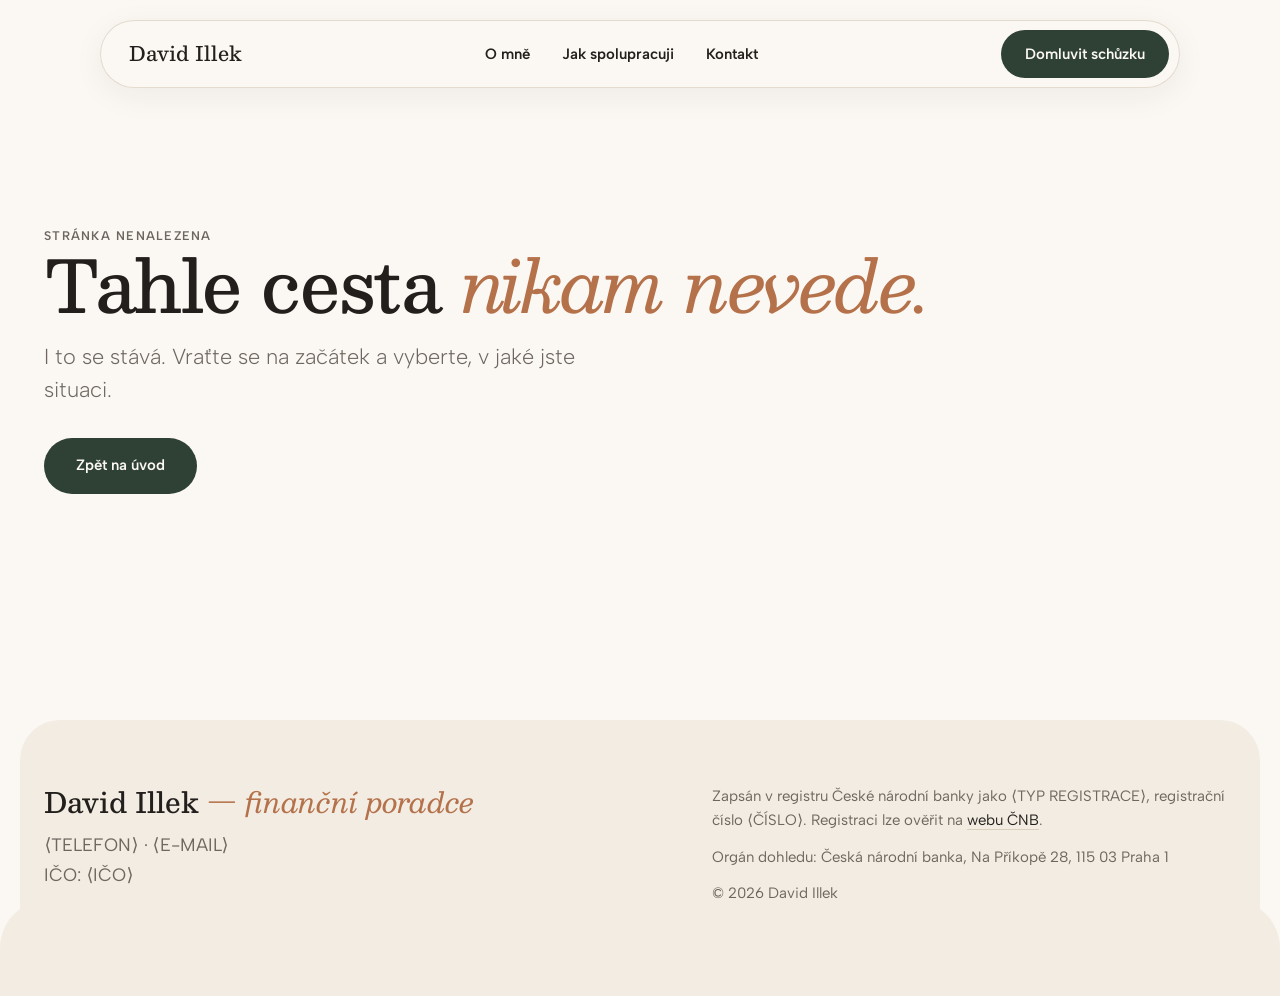
<file: situace/dite/index.html>
<!DOCTYPE html><html lang="cs"><head><meta charSet="utf-8"/><meta name="viewport" content="width=device-width, initial-scale=1"/><link rel="preload" as="image" href="/assets/sit-dite-slB-GsvJ.jpg"/><link rel="stylesheet" href="/assets/styles-C37hDVz8.css" data-precedence="default"/><link rel="stylesheet" href="https://fonts.googleapis.com/css2?family=Besley:ital,wght@0,400;0,500;0,600;0,700;1,400;1,500&amp;family=Albert+Sans:wght@300..700&amp;display=swap" data-precedence="default"/><title>Čekáme dítě — na co myslet finančně | David Illek</title><meta name="author" content="David Illek"/><meta property="og:site_name" content="David Illek"/><meta property="og:locale" content="cs_CZ"/><meta name="description" content="Mění se příjem, mění se výdaje a hlavně se mění to, co je pro vás důležité. Najednou nejste zodpovědní jen sami za sebe. Většina rodičů, se kterými sedím, "/><meta property="og:title" content="Čekáme dítě — na co myslet finančně | David Illek"/><meta property="og:description" content="Mění se příjem, mění se výdaje a hlavně se mění to, co je pro vás důležité. Najednou nejste zodpovědní jen sami za sebe. Většina rodičů, se kterými sedím, "/><meta property="og:type" content="website"/><meta name="twitter:card" content="summary_large_image"/><link rel="modulepreload" href="/assets/index-7pCPHT9G.js"/><link rel="modulepreload" href="/assets/Pohyb-81o7QDkL.js"/><link rel="modulepreload" href="/assets/situace._id-Csn1ucLT.js"/><link rel="modulepreload" href="/assets/lazyRouteComponent-CJG79VjR.js"/><link rel="modulepreload" href="/assets/situace._id-D69pRDMR.js"/><link rel="modulepreload" href="/assets/Bloky-C_15r60-.js"/><meta name="robots" content="noindex, nofollow"/><link rel="icon" href="/favicon.png" type="image/png"/><link rel="preconnect" href="https://fonts.googleapis.com"/><link rel="preconnect" href="https://fonts.gstatic.com" crossorigin="anonymous"/><meta name="twitter:title" content="Čekáme dítě — na co myslet finančně | David Illek"><meta name="twitter:description" content="Mění se příjem, mění se výdaje a hlavně se mění to, co je pro vás důležité. Najednou nejste zodpovědní jen sami za sebe. Většina rodičů, se kterými sedím, "><meta property="og:image" content="https://pub-bb2e103a32db4e198524a2e9ed8f35b4.r2.dev/lovp_68t8zbsbek88rv93vgbe36582d/b001385d5b86ac702233ef733d3a0e45_1791162509120.png"><meta name="twitter:image" content="https://pub-bb2e103a32db4e198524a2e9ed8f35b4.r2.dev/lovp_68t8zbsbek88rv93vgbe36582d/b001385d5b86ac702233ef733d3a0e45_1791162509120.png"></head><body><nav class="menu " aria-label="Hlavní menu"><a class="hidden font-serif text-[20px] font-medium text-inkoust no-underline md:block" href="/">David Illek</a><div class="flex items-center gap-0.5 md:gap-1"><a class="menu-odkaz md:!hidden" href="/">Domů</a><a class="menu-odkaz" href="/o-mne">O mně</a><a class="menu-odkaz" href="/spoluprace">Jak spolupracuji</a><a class="menu-odkaz hidden md:inline-block" href="/kontakt">Kontakt</a></div><a class="btn btn-les" href="/kontakt"><span class="hidden md:inline">Domluvit schůzku</span><span class="md:hidden">Schůzka</span></a></nav><!--$--><main><section class="pt-28 md:pt-32"><div class="obal grid items-center gap-10 pb-[var(--sekce)] md:grid-cols-[1.1fr_0.9fr] md:gap-14"><div><div data-anim="" class="" style="--zpozdeni:0ms"><p class="stitek">Čekáme dítě<!-- --> · <!-- -->nebo už je tu</p></div><h1 class="h1 mt-5 !text-[clamp(38px,4.6vw,66px)]"><span data-anim="" class="maska"><span>Čekáte dítě. Peníze by teď neměly být to hlavní.</span></span></h1><div data-anim="" class="" style="--zpozdeni:80ms"><p class="perex mt-6 !max-w-[52ch]">Mění se příjem, mění se výdaje a hlavně se mění to, co je pro vás důležité. Najednou nejste zodpovědní jen sami za sebe. Většina rodičů, se kterými sedím, nechce velký plán — chce vědět, že kdyby se něco stalo, rodina to zvládne.</p></div><div data-anim="" class="" style="--zpozdeni:160ms"><a class="btn btn-les mt-8" href="/kontakt?situace=dite">Domluvit schůzku <svg width="18" height="12" viewBox="0 0 18 12" fill="none" aria-hidden="true"><path d="M1 6h15.5M11.5 1l5 5-5 5" stroke="currentColor" stroke-width="1.25" stroke-linecap="round" stroke-linejoin="round"></path></svg></a></div></div><div class="overflow-hidden bg-piskova aspect-[4/3] md:aspect-[4/5] md:max-h-[640px]" style="border-radius:28px 28px 48px 48px"><img src="/assets/sit-dite-slB-GsvJ.jpg" alt="Dvojice skládá dětské oblečení u kuchyňského stolu" class="h-full w-full object-cover" style="transition:transform .2s linear"/></div></div></section><section class="vlozeny bg-len py-[var(--sekce)]"><div class="obal"><h2 class="h2"><span data-anim="" class="maska"><span>Tři otázky, které <span class="zvyraz">stojí za to</span> si položit</span></span></h2><ol class="m-0 mt-10 grid list-none gap-3 p-0 md:grid-cols-3"><li data-anim="" class="rounded-[28px] bg-papir p-8" style="--zpozdeni:0ms"><p class="m-0 font-serif text-[24px] font-medium leading-snug">Jak dlouho bychom vyžili, kdyby jeden z nás přestal na čas vydělávat?</p></li><li data-anim="" class="rounded-[28px] bg-papir p-8" style="--zpozdeni:80ms"><p class="m-0 font-serif text-[24px] font-medium leading-snug">Odpovídá to, co máme sjednané, tomu, jak dnes skutečně žijeme?</p></li><li data-anim="" class="rounded-[28px] bg-papir p-8" style="--zpozdeni:160ms"><p class="m-0 font-serif text-[24px] font-medium leading-snug">Chceme dítěti něco odkládat — a pokud ano, proč a na kdy?</p></li></ol></div></section><section class="sekce"><div class="obal grid items-center gap-10 md:grid-cols-2 md:gap-16"><div data-anim="" class="foto aspect-[4/3]" style="--zpozdeni:0ms"><img src="/assets/spoluprace-Ck8Trjwm.jpg" alt="Rozhovor nad zápisníkem při úvodní schůzce" loading="lazy" width="1408" height="1008"/></div><div><h2 class="h2"><span data-anim="" class="maska"><span>S čím vám <span class="zvyraz">pomůžu</span></span></span></h2><div data-anim="" class="text mt-5" style="--zpozdeni:0ms"><p>Projdu s vámi, co už máte, a řekneme si, co je zbytečné a co chybí. Pomůžu vám nastavit rezervu a zajištění tak, aby odpovídaly nové situaci — a aby vám to nezabíralo čas, který teď chcete trávit jinak.</p><p class="!mb-0 text-seda">Nic z toho neslibuje konkrétní výsledek. Slibuje to, že budete vědět, na čem jste.</p></div></div></div></section><section class="sekce"><div class="obal grid gap-10 md:grid-cols-[0.75fr_1.25fr] md:gap-14"><div><h2 class="h2"><span data-anim="" class="maska"><span>Probereme to <span class="zvyraz">spolu</span></span></span></h2><p class="perex mt-5">Dvacet minut, nezávazně. Zjistím, co řešíte, a řeknu vám, jestli vám můžu pomoct.</p></div><div data-anim="" class="" style="--zpozdeni:0ms"><form noValidate="" class="karta grid gap-5 p-6 md:p-10"><div class="grid gap-5 md:grid-cols-3"><div><label class="popisek" for="jmeno">Jméno</label><input id="jmeno" class="pole" autoComplete="name" required="" name="jmeno"/></div><div><label class="popisek" for="telefon">Telefon</label><input id="telefon" type="tel" class="pole" autoComplete="tel" required="" name="telefon"/></div><div><label class="popisek" for="email">E-mail</label><input id="email" type="email" class="pole" autoComplete="email" required="" name="email"/></div></div><div><label class="popisek" for="situace">Vaše situace</label><select id="situace" name="situace" class="pole"><option value="">Zatím nevím</option><option value="dite" selected="">Čekáme dítě</option><option value="bydleni">Řešíme bydlení</option><option value="prace">Měním práci</option><option value="rodice">Starám se o rodiče</option><option value="firma">Prodal jsem firmu</option><option value="duchod">Blíží se mi důchod</option><option value="nevim">Nevím, kde začít</option></select></div><div><label class="popisek" for="co">Co řešíte? <span class="font-normal text-seda">(nepovinné)</span></label><textarea id="co" name="co" class="pole"></textarea></div><fieldset class="m-0 border-0 p-0"><legend class="popisek">Jak vás mám kontaktovat?</legend><div class="flex flex-wrap gap-2"><label class="volba relative"><input type="radio" name="kontakt" checked="" value="Telefon"/>Telefon</label><label class="volba relative"><input type="radio" name="kontakt" value="E-mail"/>E-mail</label><label class="volba relative"><input type="radio" name="kontakt" value="WhatsApp"/>WhatsApp</label></div></fieldset><label class="flex cursor-pointer items-start gap-3 text-[16px]"><input type="checkbox" class="mt-1 h-5 w-5 flex-none accent-[var(--les)]" required="" name="souhlas"/><span>Souhlasím se zpracováním osobních údajů za účelem domluvení schůzky. <a class="odkaz" href="/ochrana-osobnich-udaju">Zásady ochrany osobních údajů</a></span></label><div><button type="submit" class="btn btn-les">Domluvit schůzku <svg width="18" height="12" viewBox="0 0 18 12" fill="none" aria-hidden="true"><path d="M1 6h15.5M11.5 1l5 5-5 5" stroke="currentColor" stroke-width="1.25" stroke-linecap="round" stroke-linejoin="round"></path></svg></button></div></form></div></div></section><section class="pb-[var(--sekce)]"><div class="obal"><p class="stitek mb-4">Jiné situace</p><div class="flex flex-wrap gap-2.5"><a class="dlazdice" href="/situace/bydleni"><b>Řešíme bydlení</b><span>koupě, hypotéka, rekonstrukce</span></a><a class="dlazdice" href="/situace/prace"><b>Měním práci</b><span>nebo začínám podnikat</span></a><a class="dlazdice" href="/situace/rodice"><b>Starám se o rodiče</b><span>a přemýšlím dopředu</span></a><a class="dlazdice" href="/situace/firma"><b>Prodal jsem firmu</b><span>a nevím, co dál s penězi</span></a><a class="dlazdice" href="/situace/duchod"><b>Blíží se mi důchod</b><span>chci vědět, na čem jsem</span></a><a class="dlazdice" href="/situace/nevim"><b>Nevím, kde začít</b><span>to je úplně v pořádku</span></a></div></div></section><section class="sekce"><div class="obal grid gap-10 md:grid-cols-[0.8fr_1.2fr] md:gap-16"><div><h2 class="h2"><span data-anim="" class="maska"><span>Časté <span class="zvyraz">otázky</span></span></span></h2><p class="mt-4 text-seda">Na cokoli dalšího se klidně zeptejte v prvním hovoru.</p></div><div class="grid gap-2.5"><div class="faq karta !shadow-none" data-open="true"><button type="button" class="flex w-full cursor-pointer items-center justify-between gap-4 border-0 bg-transparent px-7 py-5 text-left text-inkoust" aria-expanded="true"><span class="h3 !text-[19px]">Kolik to stojí?</span><span class="plus" aria-hidden="true"></span></button><div class="faq-telo"><div><p class="m-0 px-7 pb-6 text-seda">První hovor i první schůzka jsou zdarma a nezávazné. Pokud se domluvíme na spolupráci, řeknu vám předem a srozumitelně, jak jsem odměňovaný a od koho.</p></div></div></div><div class="faq karta !shadow-none" data-open="false"><button type="button" class="flex w-full cursor-pointer items-center justify-between gap-4 border-0 bg-transparent px-7 py-5 text-left text-inkoust" aria-expanded="false"><span class="h3 !text-[19px]">Musím něco podepisovat?</span><span class="plus" aria-hidden="true"></span></button><div class="faq-telo"><div><p class="m-0 px-7 pb-6 text-seda">Ne. Na první schůzce se nic nepodepisuje. Jejím smyslem je zjistit, jestli vám vůbec mám co nabídnout.</p></div></div></div><div class="faq karta !shadow-none" data-open="false"><button type="button" class="flex w-full cursor-pointer items-center justify-between gap-4 border-0 bg-transparent px-7 py-5 text-left text-inkoust" aria-expanded="false"><span class="h3 !text-[19px]">Co si mám vzít s sebou?</span><span class="plus" aria-hidden="true"></span></button><div class="faq-telo"><div><p class="m-0 px-7 pb-6 text-seda">Nejlépe přehled toho, co máte — smlouvy, výpisy, pojistky. Pokud to nemáte pohromadě, nevadí, projdeme to spolu.</p></div></div></div><div class="faq karta !shadow-none" data-open="false"><button type="button" class="flex w-full cursor-pointer items-center justify-between gap-4 border-0 bg-transparent px-7 py-5 text-left text-inkoust" aria-expanded="false"><span class="h3 !text-[19px]">Pracujete i na dálku?</span><span class="plus" aria-hidden="true"></span></button><div class="faq-telo"><div><p class="m-0 px-7 pb-6 text-seda">Ano. Řada klientů se mnou řeší všechno online, osobní schůzka není podmínka.</p></div></div></div><div class="faq karta !shadow-none" data-open="false"><button type="button" class="flex w-full cursor-pointer items-center justify-between gap-4 border-0 bg-transparent px-7 py-5 text-left text-inkoust" aria-expanded="false"><span class="h3 !text-[19px]">Co když už poradce mám?</span><span class="plus" aria-hidden="true"></span></button><div class="faq-telo"><div><p class="m-0 px-7 pb-6 text-seda">Pak nemá smysl nic měnit jen kvůli změně. Rád se na to podívám a řeknu vám názor — i když to bude znamenat, že máte zůstat, kde jste.</p></div></div></div></div></div></section></main><script>(function(a,f){let l;try{l=JSON.parse(sessionStorage.getItem(a)||"{}")}catch{return}const n=l?.[f||history.state?.__TSR_key];let c=!1;for(const t in n){const e=n[t],o=e?.scrollX,s=e?.scrollY;if(Number.isFinite(o)&&Number.isFinite(s)){if(t==="window")scrollTo(o,s),c=!0;else if(t)try{const r=document.querySelector(t);r&&(r.scrollLeft=o,r.scrollTop=s)}catch{}}}if(c)return;const i=location.hash.slice(1);if(i){const t=history.state?.__hashScrollIntoViewOptions??!0;if(t){const e=document.getElementById(i);e&&e.scrollIntoView(t)}return}scrollTo(0,0)})("tsr-scroll-restoration-v1_3");document.currentScript.remove()</script><!--/$--><footer class="vlozeny mb-4 bg-len pb-28 pt-16 md:pb-14"><div class="obal grid gap-10 md:grid-cols-[1.2fr_1fr]"><div><p class="font-serif text-[28px] font-medium leading-tight">David Illek <span class="zvyraz">— finanční poradce</span></p><p class="mt-3 text-seda">⟨TELEFON⟩<!-- --> · <!-- -->⟨E-MAIL⟩<br/>IČO: <!-- -->⟨IČO⟩</p><div class="mt-6 flex flex-wrap gap-x-5 gap-y-2 text-[15px] font-semibold"><a class="odkaz" href="/o-mne">O mně</a><a class="odkaz" href="/spoluprace">Jak spolupracuji</a><a class="odkaz" href="/kontakt">Kontakt</a><a class="odkaz" href="/ochrana-osobnich-udaju">Ochrana osobních údajů</a></div></div><div class="text-[15px] leading-relaxed text-seda"><p class="m-0">Zapsán v registru České národní banky jako <!-- -->⟨TYP REGISTRACE⟩<!-- -->, registrační číslo <!-- -->⟨ČÍSLO⟩<!-- -->. Registraci lze ověřit na <a class="odkaz" href="https://www.cnb.cz/cs/dohled-financni-trh/seznamy/" target="_blank" rel="noreferrer">webu ČNB</a>.</p><p class="mt-3">Orgán dohledu: Česká národní banka, Na Příkopě 28, 115 03 Praha 1</p><p class="mt-3">© <!-- -->2026<!-- --> David Illek</p></div></div></footer><div class="prechod " aria-hidden="true"></div><script type="application/ld+json">[{"@context":"https://schema.org","@type":"Person","name":"David Illek","jobTitle":"Finanční poradce","address":{"@type":"PostalAddress","addressCountry":"CZ"}},{"@context":"https://schema.org","@type":"FinancialService","name":"David Illek — finanční poradce","areaServed":"CZ","inLanguage":"cs","founder":{"@type":"Person","name":"David Illek"}}]</script><script data-tsr-stream-part="">(self.$R=self.$R||{})["tsr"]=[];self.$_TSR={h(){this.hydrated=!0,this.c()},e(){this.streamEnded=!0,this.c()},c(){this.hydrated&&this.streamEnded&&(delete self.$_TSR,delete self.$R.tsr)},p(e){this.initialized?e():this.buffer.push(e)},buffer:[]};$_TSR.router=($R=>$R[0]={manifest:$R[1]={routes:$R[2]={__root__:$R[3]={preloads:$R[4]=["/assets/index-7pCPHT9G.js","/assets/Pohyb-81o7QDkL.js","/assets/situace._id-Csn1ucLT.js","/assets/lazyRouteComponent-CJG79VjR.js"],scripts:$R[5]=[$R[6]={attrs:$R[7]={type:"module",async:!0,src:"/assets/index-7pCPHT9G.js"}}]},"/situace/$id":$R[8]={preloads:$R[9]=["/assets/situace._id-D69pRDMR.js","/assets/Bloky-C_15r60-.js"]}}},matches:$R[10]=[$R[11]={i:"__root__ ",u:1791162781992,s:"success",ssr:!0},$R[12]={i:" situace $id situace dite",u:1791162781992,s:"success",l:$R[13]={id:"dite",titulek:"Čekáme dítě",podtitulek:"nebo už je tu",obrazek:"/assets/sit-dite-slB-GsvJ.jpg",alt:"Dvojice skládá dětské oblečení u kuchyňského stolu",seo:"Čekáme dítě — na co myslet finančně",nadpis:"Čekáte dítě. Peníze by teď neměly být to hlavní.",uvod:"Mění se příjem, mění se výdaje a hlavně se mění to, co je pro vás důležité. Najednou nejste zodpovědní jen sami za sebe. Většina rodičů, se kterými sedím, nechce velký plán — chce vědět, že kdyby se něco stalo, rodina to zvládne.",otazky:$R[14]=["Jak dlouho bychom vyžili, kdyby jeden z nás přestal na čas vydělávat?","Odpovídá to, co máme sjednané, tomu, jak dnes skutečně žijeme?","Chceme dítěti něco odkládat — a pokud ano, proč a na kdy?"],pomoc:"Projdu s vámi, co už máte, a řekneme si, co je zbytečné a co chybí. Pomůžu vám nastavit rezervu a zajištění tak, aby odpovídaly nové situaci — a aby vám to nezabíralo čas, který teď chcete trávit jinak."},ssr:!0}]})($R["tsr"]);$_TSR.e();{let s=document.currentScript,p;while((p=s.previousElementSibling)&&p.hasAttribute('data-tsr-stream-part'))p.remove();s.remove()}</script><script type="module" async="" src="/assets/index-7pCPHT9G.js"></script><script>document.currentScript.remove();/*$tsr-stream-boundary*/</script></body></html>
</file>
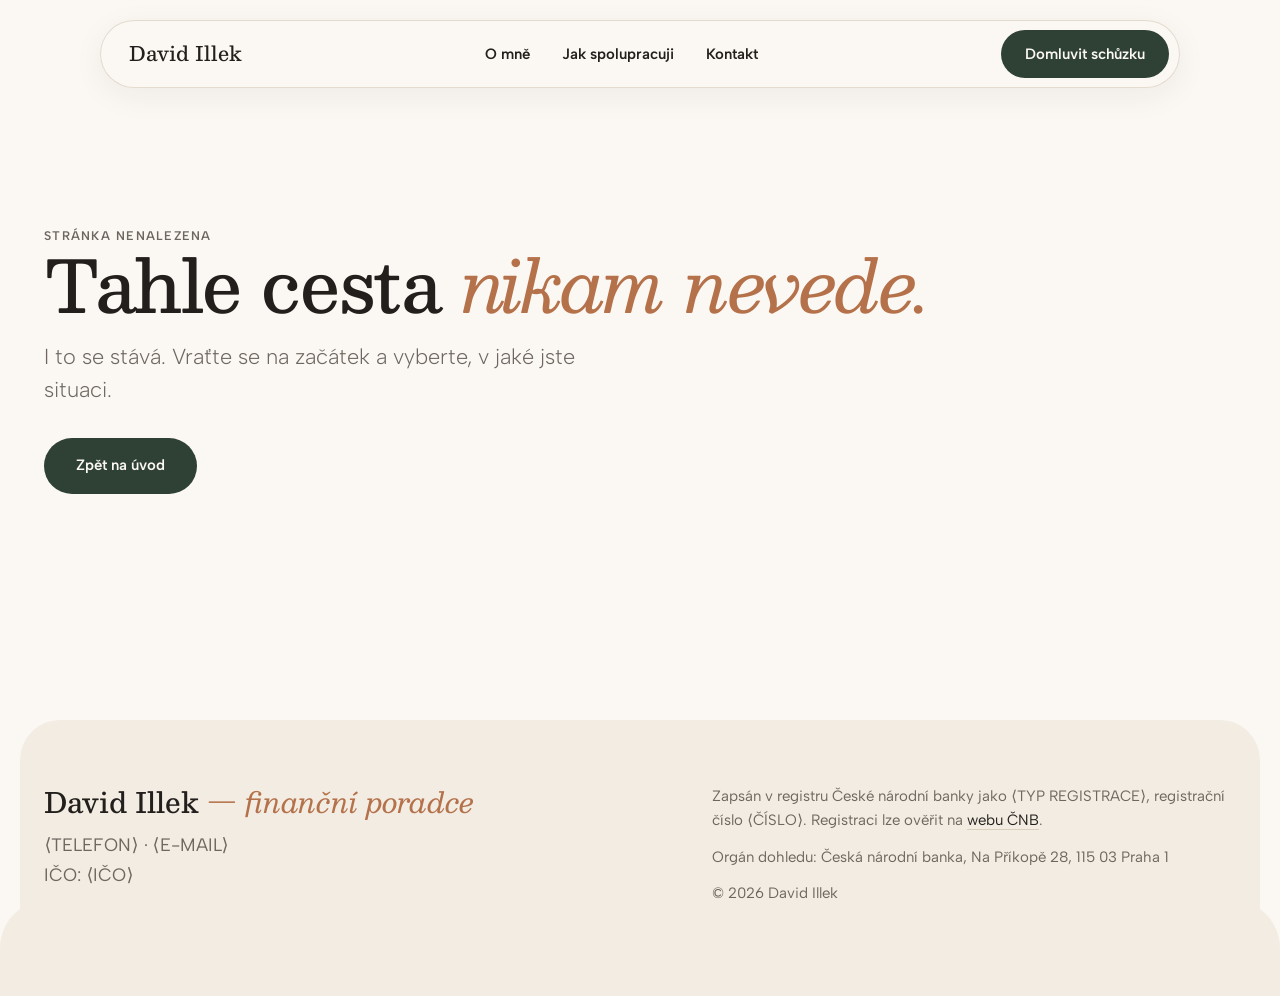
<file: situace/duchod/index.html>
<!DOCTYPE html><html lang="cs"><head><meta charSet="utf-8"/><meta name="viewport" content="width=device-width, initial-scale=1"/><link rel="preload" as="image" href="/assets/sit-duchod-GvaSRZfG.jpg"/><link rel="stylesheet" href="/assets/styles-C37hDVz8.css" data-precedence="default"/><link rel="stylesheet" href="https://fonts.googleapis.com/css2?family=Besley:ital,wght@0,400;0,500;0,600;0,700;1,400;1,500&amp;family=Albert+Sans:wght@300..700&amp;display=swap" data-precedence="default"/><title>Blíží se mi důchod — na co myslet finančně | David Illek</title><meta name="author" content="David Illek"/><meta property="og:site_name" content="David Illek"/><meta property="og:locale" content="cs_CZ"/><meta name="description" content="Spousta lidí má za život naspořeno víc, než si myslí — jen to leží na pěti různých místech a nikdo neví, kolik to dohromady je. Jiní se zase bojí, že to ne"/><meta property="og:title" content="Blíží se mi důchod — na co myslet finančně | David Illek"/><meta property="og:description" content="Spousta lidí má za život naspořeno víc, než si myslí — jen to leží na pěti různých místech a nikdo neví, kolik to dohromady je. Jiní se zase bojí, že to ne"/><meta property="og:type" content="website"/><meta name="twitter:card" content="summary_large_image"/><link rel="modulepreload" href="/assets/index-7pCPHT9G.js"/><link rel="modulepreload" href="/assets/Pohyb-81o7QDkL.js"/><link rel="modulepreload" href="/assets/situace._id-Csn1ucLT.js"/><link rel="modulepreload" href="/assets/lazyRouteComponent-CJG79VjR.js"/><link rel="modulepreload" href="/assets/situace._id-D69pRDMR.js"/><link rel="modulepreload" href="/assets/Bloky-C_15r60-.js"/><meta name="robots" content="noindex, nofollow"/><link rel="icon" href="/favicon.png" type="image/png"/><link rel="preconnect" href="https://fonts.googleapis.com"/><link rel="preconnect" href="https://fonts.gstatic.com" crossorigin="anonymous"/><meta name="twitter:title" content="Blíží se mi důchod — na co myslet finančně | David Illek"><meta name="twitter:description" content="Spousta lidí má za život naspořeno víc, než si myslí — jen to leží na pěti různých místech a nikdo neví, kolik to dohromady je. Jiní se zase bojí, že to ne"><meta property="og:image" content="https://pub-bb2e103a32db4e198524a2e9ed8f35b4.r2.dev/lovp_68t8zbsbek88rv93vgbe36582d/b001385d5b86ac702233ef733d3a0e45_1791162509120.png"><meta name="twitter:image" content="https://pub-bb2e103a32db4e198524a2e9ed8f35b4.r2.dev/lovp_68t8zbsbek88rv93vgbe36582d/b001385d5b86ac702233ef733d3a0e45_1791162509120.png"></head><body><nav class="menu " aria-label="Hlavní menu"><a class="hidden font-serif text-[20px] font-medium text-inkoust no-underline md:block" href="/">David Illek</a><div class="flex items-center gap-0.5 md:gap-1"><a class="menu-odkaz md:!hidden" href="/">Domů</a><a class="menu-odkaz" href="/o-mne">O mně</a><a class="menu-odkaz" href="/spoluprace">Jak spolupracuji</a><a class="menu-odkaz hidden md:inline-block" href="/kontakt">Kontakt</a></div><a class="btn btn-les" href="/kontakt"><span class="hidden md:inline">Domluvit schůzku</span><span class="md:hidden">Schůzka</span></a></nav><!--$--><main><section class="pt-28 md:pt-32"><div class="obal grid items-center gap-10 pb-[var(--sekce)] md:grid-cols-[1.1fr_0.9fr] md:gap-14"><div><div data-anim="" class="" style="--zpozdeni:0ms"><p class="stitek">Blíží se mi důchod<!-- --> · <!-- -->chci vědět, na čem jsem</p></div><h1 class="h1 mt-5 !text-[clamp(38px,4.6vw,66px)]"><span data-anim="" class="maska"><span>Důchod se blíží. Je dobré vědět, s čím počítat.</span></span></h1><div data-anim="" class="" style="--zpozdeni:80ms"><p class="perex mt-6 !max-w-[52ch]">Spousta lidí má za život naspořeno víc, než si myslí — jen to leží na pěti různých místech a nikdo neví, kolik to dohromady je. Jiní se zase bojí, že to nebude stačit. Obojí se dá vyřešit tím, že se na to podíváme.</p></div><div data-anim="" class="" style="--zpozdeni:160ms"><a class="btn btn-les mt-8" href="/kontakt?situace=duchod">Domluvit schůzku <svg width="18" height="12" viewBox="0 0 18 12" fill="none" aria-hidden="true"><path d="M1 6h15.5M11.5 1l5 5-5 5" stroke="currentColor" stroke-width="1.25" stroke-linecap="round" stroke-linejoin="round"></path></svg></a></div></div><div class="overflow-hidden bg-piskova aspect-[4/3] md:aspect-[4/5] md:max-h-[640px]" style="border-radius:28px 28px 48px 48px"><img src="/assets/sit-duchod-GvaSRZfG.jpg" alt="Dvojice plánuje další životní etapu u zahradního stolu" class="h-full w-full object-cover" style="transition:transform .2s linear"/></div></div></section><section class="vlozeny bg-len py-[var(--sekce)]"><div class="obal"><h2 class="h2"><span data-anim="" class="maska"><span>Tři otázky, které <span class="zvyraz">stojí za to</span> si položit</span></span></h2><ol class="m-0 mt-10 grid list-none gap-3 p-0 md:grid-cols-3"><li data-anim="" class="rounded-[28px] bg-papir p-8" style="--zpozdeni:0ms"><p class="m-0 font-serif text-[24px] font-medium leading-snug">Kolik budu měsíčně potřebovat, abych žil tak, jak chci?</p></li><li data-anim="" class="rounded-[28px] bg-papir p-8" style="--zpozdeni:80ms"><p class="m-0 font-serif text-[24px] font-medium leading-snug">Co všechno mám, kdy se k tomu dostanu a za jakých podmínek?</p></li><li data-anim="" class="rounded-[28px] bg-papir p-8" style="--zpozdeni:160ms"><p class="m-0 font-serif text-[24px] font-medium leading-snug">Jak čerpat úspory tak, aby vydržely?</p></li></ol></div></section><section class="sekce"><div class="obal grid items-center gap-10 md:grid-cols-2 md:gap-16"><div data-anim="" class="foto aspect-[4/3]" style="--zpozdeni:0ms"><img src="/assets/spoluprace-Ck8Trjwm.jpg" alt="Rozhovor nad zápisníkem při úvodní schůzce" loading="lazy" width="1408" height="1008"/></div><div><h2 class="h2"><span data-anim="" class="maska"><span>S čím vám <span class="zvyraz">pomůžu</span></span></span></h2><div data-anim="" class="text mt-5" style="--zpozdeni:0ms"><p>Dáme dohromady všechno, co máte, na jeden přehled. Řekneme si, s čím můžete počítat, a nastavíme to tak, abyste z toho mohli v klidu čerpat — bez nutnosti tomu rozumět do detailu.</p><p class="!mb-0 text-seda">Nic z toho neslibuje konkrétní výsledek. Slibuje to, že budete vědět, na čem jste.</p></div></div></div></section><section class="sekce"><div class="obal grid gap-10 md:grid-cols-[0.75fr_1.25fr] md:gap-14"><div><h2 class="h2"><span data-anim="" class="maska"><span>Probereme to <span class="zvyraz">spolu</span></span></span></h2><p class="perex mt-5">Dvacet minut, nezávazně. Zjistím, co řešíte, a řeknu vám, jestli vám můžu pomoct.</p></div><div data-anim="" class="" style="--zpozdeni:0ms"><form noValidate="" class="karta grid gap-5 p-6 md:p-10"><div class="grid gap-5 md:grid-cols-3"><div><label class="popisek" for="jmeno">Jméno</label><input id="jmeno" class="pole" autoComplete="name" required="" name="jmeno"/></div><div><label class="popisek" for="telefon">Telefon</label><input id="telefon" type="tel" class="pole" autoComplete="tel" required="" name="telefon"/></div><div><label class="popisek" for="email">E-mail</label><input id="email" type="email" class="pole" autoComplete="email" required="" name="email"/></div></div><div><label class="popisek" for="situace">Vaše situace</label><select id="situace" name="situace" class="pole"><option value="">Zatím nevím</option><option value="dite">Čekáme dítě</option><option value="bydleni">Řešíme bydlení</option><option value="prace">Měním práci</option><option value="rodice">Starám se o rodiče</option><option value="firma">Prodal jsem firmu</option><option value="duchod" selected="">Blíží se mi důchod</option><option value="nevim">Nevím, kde začít</option></select></div><div><label class="popisek" for="co">Co řešíte? <span class="font-normal text-seda">(nepovinné)</span></label><textarea id="co" name="co" class="pole"></textarea></div><fieldset class="m-0 border-0 p-0"><legend class="popisek">Jak vás mám kontaktovat?</legend><div class="flex flex-wrap gap-2"><label class="volba relative"><input type="radio" name="kontakt" checked="" value="Telefon"/>Telefon</label><label class="volba relative"><input type="radio" name="kontakt" value="E-mail"/>E-mail</label><label class="volba relative"><input type="radio" name="kontakt" value="WhatsApp"/>WhatsApp</label></div></fieldset><label class="flex cursor-pointer items-start gap-3 text-[16px]"><input type="checkbox" class="mt-1 h-5 w-5 flex-none accent-[var(--les)]" required="" name="souhlas"/><span>Souhlasím se zpracováním osobních údajů za účelem domluvení schůzky. <a class="odkaz" href="/ochrana-osobnich-udaju">Zásady ochrany osobních údajů</a></span></label><div><button type="submit" class="btn btn-les">Domluvit schůzku <svg width="18" height="12" viewBox="0 0 18 12" fill="none" aria-hidden="true"><path d="M1 6h15.5M11.5 1l5 5-5 5" stroke="currentColor" stroke-width="1.25" stroke-linecap="round" stroke-linejoin="round"></path></svg></button></div></form></div></div></section><section class="pb-[var(--sekce)]"><div class="obal"><p class="stitek mb-4">Jiné situace</p><div class="flex flex-wrap gap-2.5"><a class="dlazdice" href="/situace/dite"><b>Čekáme dítě</b><span>nebo už je tu</span></a><a class="dlazdice" href="/situace/bydleni"><b>Řešíme bydlení</b><span>koupě, hypotéka, rekonstrukce</span></a><a class="dlazdice" href="/situace/prace"><b>Měním práci</b><span>nebo začínám podnikat</span></a><a class="dlazdice" href="/situace/rodice"><b>Starám se o rodiče</b><span>a přemýšlím dopředu</span></a><a class="dlazdice" href="/situace/firma"><b>Prodal jsem firmu</b><span>a nevím, co dál s penězi</span></a><a class="dlazdice" href="/situace/nevim"><b>Nevím, kde začít</b><span>to je úplně v pořádku</span></a></div></div></section><section class="sekce"><div class="obal grid gap-10 md:grid-cols-[0.8fr_1.2fr] md:gap-16"><div><h2 class="h2"><span data-anim="" class="maska"><span>Časté <span class="zvyraz">otázky</span></span></span></h2><p class="mt-4 text-seda">Na cokoli dalšího se klidně zeptejte v prvním hovoru.</p></div><div class="grid gap-2.5"><div class="faq karta !shadow-none" data-open="true"><button type="button" class="flex w-full cursor-pointer items-center justify-between gap-4 border-0 bg-transparent px-7 py-5 text-left text-inkoust" aria-expanded="true"><span class="h3 !text-[19px]">Kolik to stojí?</span><span class="plus" aria-hidden="true"></span></button><div class="faq-telo"><div><p class="m-0 px-7 pb-6 text-seda">První hovor i první schůzka jsou zdarma a nezávazné. Pokud se domluvíme na spolupráci, řeknu vám předem a srozumitelně, jak jsem odměňovaný a od koho.</p></div></div></div><div class="faq karta !shadow-none" data-open="false"><button type="button" class="flex w-full cursor-pointer items-center justify-between gap-4 border-0 bg-transparent px-7 py-5 text-left text-inkoust" aria-expanded="false"><span class="h3 !text-[19px]">Musím něco podepisovat?</span><span class="plus" aria-hidden="true"></span></button><div class="faq-telo"><div><p class="m-0 px-7 pb-6 text-seda">Ne. Na první schůzce se nic nepodepisuje. Jejím smyslem je zjistit, jestli vám vůbec mám co nabídnout.</p></div></div></div><div class="faq karta !shadow-none" data-open="false"><button type="button" class="flex w-full cursor-pointer items-center justify-between gap-4 border-0 bg-transparent px-7 py-5 text-left text-inkoust" aria-expanded="false"><span class="h3 !text-[19px]">Co si mám vzít s sebou?</span><span class="plus" aria-hidden="true"></span></button><div class="faq-telo"><div><p class="m-0 px-7 pb-6 text-seda">Nejlépe přehled toho, co máte — smlouvy, výpisy, pojistky. Pokud to nemáte pohromadě, nevadí, projdeme to spolu.</p></div></div></div><div class="faq karta !shadow-none" data-open="false"><button type="button" class="flex w-full cursor-pointer items-center justify-between gap-4 border-0 bg-transparent px-7 py-5 text-left text-inkoust" aria-expanded="false"><span class="h3 !text-[19px]">Pracujete i na dálku?</span><span class="plus" aria-hidden="true"></span></button><div class="faq-telo"><div><p class="m-0 px-7 pb-6 text-seda">Ano. Řada klientů se mnou řeší všechno online, osobní schůzka není podmínka.</p></div></div></div><div class="faq karta !shadow-none" data-open="false"><button type="button" class="flex w-full cursor-pointer items-center justify-between gap-4 border-0 bg-transparent px-7 py-5 text-left text-inkoust" aria-expanded="false"><span class="h3 !text-[19px]">Co když už poradce mám?</span><span class="plus" aria-hidden="true"></span></button><div class="faq-telo"><div><p class="m-0 px-7 pb-6 text-seda">Pak nemá smysl nic měnit jen kvůli změně. Rád se na to podívám a řeknu vám názor — i když to bude znamenat, že máte zůstat, kde jste.</p></div></div></div></div></div></section></main><script>(function(a,f){let l;try{l=JSON.parse(sessionStorage.getItem(a)||"{}")}catch{return}const n=l?.[f||history.state?.__TSR_key];let c=!1;for(const t in n){const e=n[t],o=e?.scrollX,s=e?.scrollY;if(Number.isFinite(o)&&Number.isFinite(s)){if(t==="window")scrollTo(o,s),c=!0;else if(t)try{const r=document.querySelector(t);r&&(r.scrollLeft=o,r.scrollTop=s)}catch{}}}if(c)return;const i=location.hash.slice(1);if(i){const t=history.state?.__hashScrollIntoViewOptions??!0;if(t){const e=document.getElementById(i);e&&e.scrollIntoView(t)}return}scrollTo(0,0)})("tsr-scroll-restoration-v1_3");document.currentScript.remove()</script><!--/$--><footer class="vlozeny mb-4 bg-len pb-28 pt-16 md:pb-14"><div class="obal grid gap-10 md:grid-cols-[1.2fr_1fr]"><div><p class="font-serif text-[28px] font-medium leading-tight">David Illek <span class="zvyraz">— finanční poradce</span></p><p class="mt-3 text-seda">⟨TELEFON⟩<!-- --> · <!-- -->⟨E-MAIL⟩<br/>IČO: <!-- -->⟨IČO⟩</p><div class="mt-6 flex flex-wrap gap-x-5 gap-y-2 text-[15px] font-semibold"><a class="odkaz" href="/o-mne">O mně</a><a class="odkaz" href="/spoluprace">Jak spolupracuji</a><a class="odkaz" href="/kontakt">Kontakt</a><a class="odkaz" href="/ochrana-osobnich-udaju">Ochrana osobních údajů</a></div></div><div class="text-[15px] leading-relaxed text-seda"><p class="m-0">Zapsán v registru České národní banky jako <!-- -->⟨TYP REGISTRACE⟩<!-- -->, registrační číslo <!-- -->⟨ČÍSLO⟩<!-- -->. Registraci lze ověřit na <a class="odkaz" href="https://www.cnb.cz/cs/dohled-financni-trh/seznamy/" target="_blank" rel="noreferrer">webu ČNB</a>.</p><p class="mt-3">Orgán dohledu: Česká národní banka, Na Příkopě 28, 115 03 Praha 1</p><p class="mt-3">© <!-- -->2026<!-- --> David Illek</p></div></div></footer><div class="prechod " aria-hidden="true"></div><script type="application/ld+json">[{"@context":"https://schema.org","@type":"Person","name":"David Illek","jobTitle":"Finanční poradce","address":{"@type":"PostalAddress","addressCountry":"CZ"}},{"@context":"https://schema.org","@type":"FinancialService","name":"David Illek — finanční poradce","areaServed":"CZ","inLanguage":"cs","founder":{"@type":"Person","name":"David Illek"}}]</script><script data-tsr-stream-part="">(self.$R=self.$R||{})["tsr"]=[];self.$_TSR={h(){this.hydrated=!0,this.c()},e(){this.streamEnded=!0,this.c()},c(){this.hydrated&&this.streamEnded&&(delete self.$_TSR,delete self.$R.tsr)},p(e){this.initialized?e():this.buffer.push(e)},buffer:[]};$_TSR.router=($R=>$R[0]={manifest:$R[1]={routes:$R[2]={__root__:$R[3]={preloads:$R[4]=["/assets/index-7pCPHT9G.js","/assets/Pohyb-81o7QDkL.js","/assets/situace._id-Csn1ucLT.js","/assets/lazyRouteComponent-CJG79VjR.js"],scripts:$R[5]=[$R[6]={attrs:$R[7]={type:"module",async:!0,src:"/assets/index-7pCPHT9G.js"}}]},"/situace/$id":$R[8]={preloads:$R[9]=["/assets/situace._id-D69pRDMR.js","/assets/Bloky-C_15r60-.js"]}}},matches:$R[10]=[$R[11]={i:"__root__ ",u:1791162782321,s:"success",ssr:!0},$R[12]={i:" situace $id situace duchod",u:1791162782321,s:"success",l:$R[13]={id:"duchod",titulek:"Blíží se mi důchod",podtitulek:"chci vědět, na čem jsem",obrazek:"/assets/sit-duchod-GvaSRZfG.jpg",alt:"Dvojice plánuje další životní etapu u zahradního stolu",seo:"Blíží se mi důchod — na co myslet finančně",nadpis:"Důchod se blíží. Je dobré vědět, s čím počítat.",uvod:"Spousta lidí má za život naspořeno víc, než si myslí — jen to leží na pěti různých místech a nikdo neví, kolik to dohromady je. Jiní se zase bojí, že to nebude stačit. Obojí se dá vyřešit tím, že se na to podíváme.",otazky:$R[14]=["Kolik budu měsíčně potřebovat, abych žil tak, jak chci?","Co všechno mám, kdy se k tomu dostanu a za jakých podmínek?","Jak čerpat úspory tak, aby vydržely?"],pomoc:"Dáme dohromady všechno, co máte, na jeden přehled. Řekneme si, s čím můžete počítat, a nastavíme to tak, abyste z toho mohli v klidu čerpat — bez nutnosti tomu rozumět do detailu."},ssr:!0}]})($R["tsr"]);$_TSR.e();{let s=document.currentScript,p;while((p=s.previousElementSibling)&&p.hasAttribute('data-tsr-stream-part'))p.remove();s.remove()}</script><script type="module" async="" src="/assets/index-7pCPHT9G.js"></script><script>document.currentScript.remove();/*$tsr-stream-boundary*/</script></body></html>
</file>
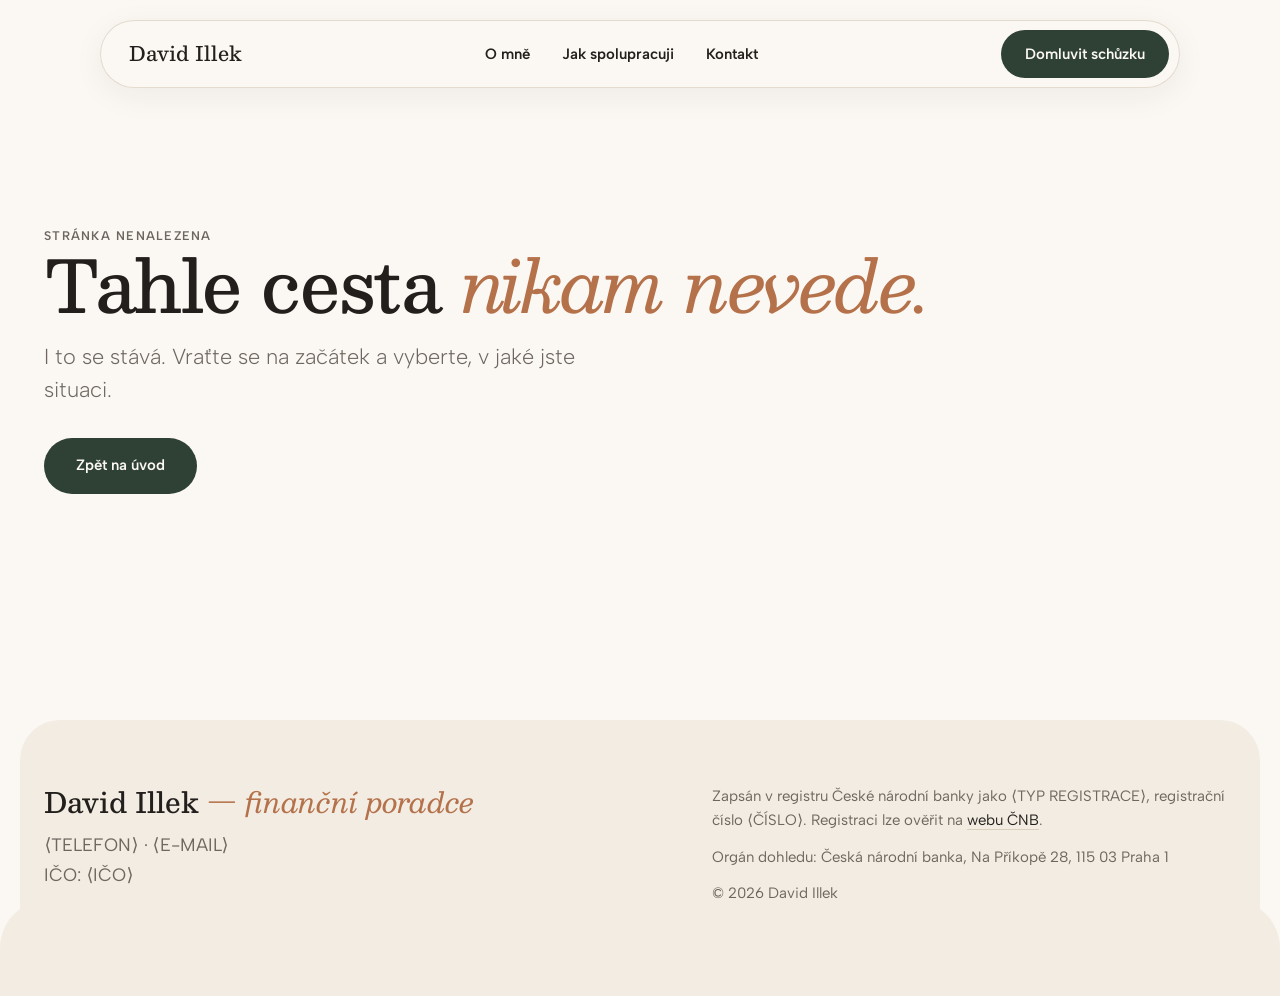
<file: situace/firma/index.html>
<!DOCTYPE html><html lang="cs"><head><meta charSet="utf-8"/><meta name="viewport" content="width=device-width, initial-scale=1"/><link rel="preload" as="image" href="/assets/sit-firma-WrWOpOcq.jpg"/><link rel="stylesheet" href="/assets/styles-C37hDVz8.css" data-precedence="default"/><link rel="stylesheet" href="https://fonts.googleapis.com/css2?family=Besley:ital,wght@0,400;0,500;0,600;0,700;1,400;1,500&amp;family=Albert+Sans:wght@300..700&amp;display=swap" data-precedence="default"/><title>Prodal jsem firmu — na co myslet finančně | David Illek</title><meta name="author" content="David Illek"/><meta property="og:site_name" content="David Illek"/><meta property="og:locale" content="cs_CZ"/><meta name="description" content="Po letech práce máte najednou na účtu částku, se kterou jste dosud nepracovali. Ozve se spousta lidí s nápady, co s ní. A k tomu otázka, kterou si nikdo na"/><meta property="og:title" content="Prodal jsem firmu — na co myslet finančně | David Illek"/><meta property="og:description" content="Po letech práce máte najednou na účtu částku, se kterou jste dosud nepracovali. Ozve se spousta lidí s nápady, co s ní. A k tomu otázka, kterou si nikdo na"/><meta property="og:type" content="website"/><meta name="twitter:card" content="summary_large_image"/><link rel="modulepreload" href="/assets/index-7pCPHT9G.js"/><link rel="modulepreload" href="/assets/Pohyb-81o7QDkL.js"/><link rel="modulepreload" href="/assets/situace._id-Csn1ucLT.js"/><link rel="modulepreload" href="/assets/lazyRouteComponent-CJG79VjR.js"/><link rel="modulepreload" href="/assets/situace._id-D69pRDMR.js"/><link rel="modulepreload" href="/assets/Bloky-C_15r60-.js"/><meta name="robots" content="noindex, nofollow"/><link rel="icon" href="/favicon.png" type="image/png"/><link rel="preconnect" href="https://fonts.googleapis.com"/><link rel="preconnect" href="https://fonts.gstatic.com" crossorigin="anonymous"/><meta name="twitter:title" content="Prodal jsem firmu — na co myslet finančně | David Illek"><meta name="twitter:description" content="Po letech práce máte najednou na účtu částku, se kterou jste dosud nepracovali. Ozve se spousta lidí s nápady, co s ní. A k tomu otázka, kterou si nikdo na"><meta property="og:image" content="https://pub-bb2e103a32db4e198524a2e9ed8f35b4.r2.dev/lovp_68t8zbsbek88rv93vgbe36582d/b001385d5b86ac702233ef733d3a0e45_1791162509120.png"><meta name="twitter:image" content="https://pub-bb2e103a32db4e198524a2e9ed8f35b4.r2.dev/lovp_68t8zbsbek88rv93vgbe36582d/b001385d5b86ac702233ef733d3a0e45_1791162509120.png"></head><body><nav class="menu " aria-label="Hlavní menu"><a class="hidden font-serif text-[20px] font-medium text-inkoust no-underline md:block" href="/">David Illek</a><div class="flex items-center gap-0.5 md:gap-1"><a class="menu-odkaz md:!hidden" href="/">Domů</a><a class="menu-odkaz" href="/o-mne">O mně</a><a class="menu-odkaz" href="/spoluprace">Jak spolupracuji</a><a class="menu-odkaz hidden md:inline-block" href="/kontakt">Kontakt</a></div><a class="btn btn-les" href="/kontakt"><span class="hidden md:inline">Domluvit schůzku</span><span class="md:hidden">Schůzka</span></a></nav><!--$--><main><section class="pt-28 md:pt-32"><div class="obal grid items-center gap-10 pb-[var(--sekce)] md:grid-cols-[1.1fr_0.9fr] md:gap-14"><div><div data-anim="" class="" style="--zpozdeni:0ms"><p class="stitek">Prodal jsem firmu<!-- --> · <!-- -->a nevím, co dál s penězi</p></div><h1 class="h1 mt-5 !text-[clamp(38px,4.6vw,66px)]"><span data-anim="" class="maska"><span>Firma je prodaná. Teď je čas nespěchat.</span></span></h1><div data-anim="" class="" style="--zpozdeni:80ms"><p class="perex mt-6 !max-w-[52ch]">Po letech práce máte najednou na účtu částku, se kterou jste dosud nepracovali. Ozve se spousta lidí s nápady, co s ní. A k tomu otázka, kterou si nikdo nahlas neklade: co teď budu dělat já?</p></div><div data-anim="" class="" style="--zpozdeni:160ms"><a class="btn btn-les mt-8" href="/kontakt?situace=firma">Domluvit schůzku <svg width="18" height="12" viewBox="0 0 18 12" fill="none" aria-hidden="true"><path d="M1 6h15.5M11.5 1l5 5-5 5" stroke="currentColor" stroke-width="1.25" stroke-linecap="round" stroke-linejoin="round"></path></svg></a></div></div><div class="overflow-hidden bg-piskova aspect-[4/3] md:aspect-[4/5] md:max-h-[640px]" style="border-radius:28px 28px 48px 48px"><img src="/assets/sit-firma-WrWOpOcq.jpg" alt="Podnikatel se naposledy ohlíží za svou kanceláří" class="h-full w-full object-cover" style="transition:transform .2s linear"/></div></div></section><section class="vlozeny bg-len py-[var(--sekce)]"><div class="obal"><h2 class="h2"><span data-anim="" class="maska"><span>Tři otázky, které <span class="zvyraz">stojí za to</span> si položit</span></span></h2><ol class="m-0 mt-10 grid list-none gap-3 p-0 md:grid-cols-3"><li data-anim="" class="rounded-[28px] bg-papir p-8" style="--zpozdeni:0ms"><p class="m-0 font-serif text-[24px] font-medium leading-snug">Co od těch peněz vlastně chci — klid, příjem, nebo něco předat dál?</p></li><li data-anim="" class="rounded-[28px] bg-papir p-8" style="--zpozdeni:80ms"><p class="m-0 font-serif text-[24px] font-medium leading-snug">Jaké riziko jsem ochoten nést, když už nemám firmu, která vydělává?</p></li><li data-anim="" class="rounded-[28px] bg-papir p-8" style="--zpozdeni:160ms"><p class="m-0 font-serif text-[24px] font-medium leading-snug">Kolik potřebuji mít po ruce a kolik může v klidu ležet roky?</p></li></ol></div></section><section class="sekce"><div class="obal grid items-center gap-10 md:grid-cols-2 md:gap-16"><div data-anim="" class="foto aspect-[4/3]" style="--zpozdeni:0ms"><img src="/assets/spoluprace-Ck8Trjwm.jpg" alt="Rozhovor nad zápisníkem při úvodní schůzce" loading="lazy" width="1408" height="1008"/></div><div><h2 class="h2"><span data-anim="" class="maska"><span>S čím vám <span class="zvyraz">pomůžu</span></span></span></h2><div data-anim="" class="text mt-5" style="--zpozdeni:0ms"><p>Nejdřív si spolu ujasníme, k čemu peníze mají sloužit. Teprve potom řešíme, kam s nimi. Pomůžu vám rozložit majetek tak, aby odpovídal vašim plánům i vaší povaze — a abyste se nemuseli rozhodovat pod tlakem.</p><p class="!mb-0 text-seda">Nic z toho neslibuje konkrétní výsledek. Slibuje to, že budete vědět, na čem jste.</p></div></div></div></section><section class="sekce"><div class="obal grid gap-10 md:grid-cols-[0.75fr_1.25fr] md:gap-14"><div><h2 class="h2"><span data-anim="" class="maska"><span>Probereme to <span class="zvyraz">spolu</span></span></span></h2><p class="perex mt-5">Dvacet minut, nezávazně. Zjistím, co řešíte, a řeknu vám, jestli vám můžu pomoct.</p></div><div data-anim="" class="" style="--zpozdeni:0ms"><form noValidate="" class="karta grid gap-5 p-6 md:p-10"><div class="grid gap-5 md:grid-cols-3"><div><label class="popisek" for="jmeno">Jméno</label><input id="jmeno" class="pole" autoComplete="name" required="" name="jmeno"/></div><div><label class="popisek" for="telefon">Telefon</label><input id="telefon" type="tel" class="pole" autoComplete="tel" required="" name="telefon"/></div><div><label class="popisek" for="email">E-mail</label><input id="email" type="email" class="pole" autoComplete="email" required="" name="email"/></div></div><div><label class="popisek" for="situace">Vaše situace</label><select id="situace" name="situace" class="pole"><option value="">Zatím nevím</option><option value="dite">Čekáme dítě</option><option value="bydleni">Řešíme bydlení</option><option value="prace">Měním práci</option><option value="rodice">Starám se o rodiče</option><option value="firma" selected="">Prodal jsem firmu</option><option value="duchod">Blíží se mi důchod</option><option value="nevim">Nevím, kde začít</option></select></div><div><label class="popisek" for="co">Co řešíte? <span class="font-normal text-seda">(nepovinné)</span></label><textarea id="co" name="co" class="pole"></textarea></div><fieldset class="m-0 border-0 p-0"><legend class="popisek">Jak vás mám kontaktovat?</legend><div class="flex flex-wrap gap-2"><label class="volba relative"><input type="radio" name="kontakt" checked="" value="Telefon"/>Telefon</label><label class="volba relative"><input type="radio" name="kontakt" value="E-mail"/>E-mail</label><label class="volba relative"><input type="radio" name="kontakt" value="WhatsApp"/>WhatsApp</label></div></fieldset><label class="flex cursor-pointer items-start gap-3 text-[16px]"><input type="checkbox" class="mt-1 h-5 w-5 flex-none accent-[var(--les)]" required="" name="souhlas"/><span>Souhlasím se zpracováním osobních údajů za účelem domluvení schůzky. <a class="odkaz" href="/ochrana-osobnich-udaju">Zásady ochrany osobních údajů</a></span></label><div><button type="submit" class="btn btn-les">Domluvit schůzku <svg width="18" height="12" viewBox="0 0 18 12" fill="none" aria-hidden="true"><path d="M1 6h15.5M11.5 1l5 5-5 5" stroke="currentColor" stroke-width="1.25" stroke-linecap="round" stroke-linejoin="round"></path></svg></button></div></form></div></div></section><section class="pb-[var(--sekce)]"><div class="obal"><p class="stitek mb-4">Jiné situace</p><div class="flex flex-wrap gap-2.5"><a class="dlazdice" href="/situace/dite"><b>Čekáme dítě</b><span>nebo už je tu</span></a><a class="dlazdice" href="/situace/bydleni"><b>Řešíme bydlení</b><span>koupě, hypotéka, rekonstrukce</span></a><a class="dlazdice" href="/situace/prace"><b>Měním práci</b><span>nebo začínám podnikat</span></a><a class="dlazdice" href="/situace/rodice"><b>Starám se o rodiče</b><span>a přemýšlím dopředu</span></a><a class="dlazdice" href="/situace/duchod"><b>Blíží se mi důchod</b><span>chci vědět, na čem jsem</span></a><a class="dlazdice" href="/situace/nevim"><b>Nevím, kde začít</b><span>to je úplně v pořádku</span></a></div></div></section><section class="sekce"><div class="obal grid gap-10 md:grid-cols-[0.8fr_1.2fr] md:gap-16"><div><h2 class="h2"><span data-anim="" class="maska"><span>Časté <span class="zvyraz">otázky</span></span></span></h2><p class="mt-4 text-seda">Na cokoli dalšího se klidně zeptejte v prvním hovoru.</p></div><div class="grid gap-2.5"><div class="faq karta !shadow-none" data-open="true"><button type="button" class="flex w-full cursor-pointer items-center justify-between gap-4 border-0 bg-transparent px-7 py-5 text-left text-inkoust" aria-expanded="true"><span class="h3 !text-[19px]">Kolik to stojí?</span><span class="plus" aria-hidden="true"></span></button><div class="faq-telo"><div><p class="m-0 px-7 pb-6 text-seda">První hovor i první schůzka jsou zdarma a nezávazné. Pokud se domluvíme na spolupráci, řeknu vám předem a srozumitelně, jak jsem odměňovaný a od koho.</p></div></div></div><div class="faq karta !shadow-none" data-open="false"><button type="button" class="flex w-full cursor-pointer items-center justify-between gap-4 border-0 bg-transparent px-7 py-5 text-left text-inkoust" aria-expanded="false"><span class="h3 !text-[19px]">Musím něco podepisovat?</span><span class="plus" aria-hidden="true"></span></button><div class="faq-telo"><div><p class="m-0 px-7 pb-6 text-seda">Ne. Na první schůzce se nic nepodepisuje. Jejím smyslem je zjistit, jestli vám vůbec mám co nabídnout.</p></div></div></div><div class="faq karta !shadow-none" data-open="false"><button type="button" class="flex w-full cursor-pointer items-center justify-between gap-4 border-0 bg-transparent px-7 py-5 text-left text-inkoust" aria-expanded="false"><span class="h3 !text-[19px]">Co si mám vzít s sebou?</span><span class="plus" aria-hidden="true"></span></button><div class="faq-telo"><div><p class="m-0 px-7 pb-6 text-seda">Nejlépe přehled toho, co máte — smlouvy, výpisy, pojistky. Pokud to nemáte pohromadě, nevadí, projdeme to spolu.</p></div></div></div><div class="faq karta !shadow-none" data-open="false"><button type="button" class="flex w-full cursor-pointer items-center justify-between gap-4 border-0 bg-transparent px-7 py-5 text-left text-inkoust" aria-expanded="false"><span class="h3 !text-[19px]">Pracujete i na dálku?</span><span class="plus" aria-hidden="true"></span></button><div class="faq-telo"><div><p class="m-0 px-7 pb-6 text-seda">Ano. Řada klientů se mnou řeší všechno online, osobní schůzka není podmínka.</p></div></div></div><div class="faq karta !shadow-none" data-open="false"><button type="button" class="flex w-full cursor-pointer items-center justify-between gap-4 border-0 bg-transparent px-7 py-5 text-left text-inkoust" aria-expanded="false"><span class="h3 !text-[19px]">Co když už poradce mám?</span><span class="plus" aria-hidden="true"></span></button><div class="faq-telo"><div><p class="m-0 px-7 pb-6 text-seda">Pak nemá smysl nic měnit jen kvůli změně. Rád se na to podívám a řeknu vám názor — i když to bude znamenat, že máte zůstat, kde jste.</p></div></div></div></div></div></section></main><script>(function(a,f){let l;try{l=JSON.parse(sessionStorage.getItem(a)||"{}")}catch{return}const n=l?.[f||history.state?.__TSR_key];let c=!1;for(const t in n){const e=n[t],o=e?.scrollX,s=e?.scrollY;if(Number.isFinite(o)&&Number.isFinite(s)){if(t==="window")scrollTo(o,s),c=!0;else if(t)try{const r=document.querySelector(t);r&&(r.scrollLeft=o,r.scrollTop=s)}catch{}}}if(c)return;const i=location.hash.slice(1);if(i){const t=history.state?.__hashScrollIntoViewOptions??!0;if(t){const e=document.getElementById(i);e&&e.scrollIntoView(t)}return}scrollTo(0,0)})("tsr-scroll-restoration-v1_3");document.currentScript.remove()</script><!--/$--><footer class="vlozeny mb-4 bg-len pb-28 pt-16 md:pb-14"><div class="obal grid gap-10 md:grid-cols-[1.2fr_1fr]"><div><p class="font-serif text-[28px] font-medium leading-tight">David Illek <span class="zvyraz">— finanční poradce</span></p><p class="mt-3 text-seda">⟨TELEFON⟩<!-- --> · <!-- -->⟨E-MAIL⟩<br/>IČO: <!-- -->⟨IČO⟩</p><div class="mt-6 flex flex-wrap gap-x-5 gap-y-2 text-[15px] font-semibold"><a class="odkaz" href="/o-mne">O mně</a><a class="odkaz" href="/spoluprace">Jak spolupracuji</a><a class="odkaz" href="/kontakt">Kontakt</a><a class="odkaz" href="/ochrana-osobnich-udaju">Ochrana osobních údajů</a></div></div><div class="text-[15px] leading-relaxed text-seda"><p class="m-0">Zapsán v registru České národní banky jako <!-- -->⟨TYP REGISTRACE⟩<!-- -->, registrační číslo <!-- -->⟨ČÍSLO⟩<!-- -->. Registraci lze ověřit na <a class="odkaz" href="https://www.cnb.cz/cs/dohled-financni-trh/seznamy/" target="_blank" rel="noreferrer">webu ČNB</a>.</p><p class="mt-3">Orgán dohledu: Česká národní banka, Na Příkopě 28, 115 03 Praha 1</p><p class="mt-3">© <!-- -->2026<!-- --> David Illek</p></div></div></footer><div class="prechod " aria-hidden="true"></div><script type="application/ld+json">[{"@context":"https://schema.org","@type":"Person","name":"David Illek","jobTitle":"Finanční poradce","address":{"@type":"PostalAddress","addressCountry":"CZ"}},{"@context":"https://schema.org","@type":"FinancialService","name":"David Illek — finanční poradce","areaServed":"CZ","inLanguage":"cs","founder":{"@type":"Person","name":"David Illek"}}]</script><script data-tsr-stream-part="">(self.$R=self.$R||{})["tsr"]=[];self.$_TSR={h(){this.hydrated=!0,this.c()},e(){this.streamEnded=!0,this.c()},c(){this.hydrated&&this.streamEnded&&(delete self.$_TSR,delete self.$R.tsr)},p(e){this.initialized?e():this.buffer.push(e)},buffer:[]};$_TSR.router=($R=>$R[0]={manifest:$R[1]={routes:$R[2]={__root__:$R[3]={preloads:$R[4]=["/assets/index-7pCPHT9G.js","/assets/Pohyb-81o7QDkL.js","/assets/situace._id-Csn1ucLT.js","/assets/lazyRouteComponent-CJG79VjR.js"],scripts:$R[5]=[$R[6]={attrs:$R[7]={type:"module",async:!0,src:"/assets/index-7pCPHT9G.js"}}]},"/situace/$id":$R[8]={preloads:$R[9]=["/assets/situace._id-D69pRDMR.js","/assets/Bloky-C_15r60-.js"]}}},matches:$R[10]=[$R[11]={i:"__root__ ",u:1791162782205,s:"success",ssr:!0},$R[12]={i:" situace $id situace firma",u:1791162782205,s:"success",l:$R[13]={id:"firma",titulek:"Prodal jsem firmu",podtitulek:"a nevím, co dál s penězi",obrazek:"/assets/sit-firma-WrWOpOcq.jpg",alt:"Podnikatel se naposledy ohlíží za svou kanceláří",seo:"Prodal jsem firmu — na co myslet finančně",nadpis:"Firma je prodaná. Teď je čas nespěchat.",uvod:"Po letech práce máte najednou na účtu částku, se kterou jste dosud nepracovali. Ozve se spousta lidí s nápady, co s ní. A k tomu otázka, kterou si nikdo nahlas neklade: co teď budu dělat já?",otazky:$R[14]=["Co od těch peněz vlastně chci — klid, příjem, nebo něco předat dál?","Jaké riziko jsem ochoten nést, když už nemám firmu, která vydělává?","Kolik potřebuji mít po ruce a kolik může v klidu ležet roky?"],pomoc:"Nejdřív si spolu ujasníme, k čemu peníze mají sloužit. Teprve potom řešíme, kam s nimi. Pomůžu vám rozložit majetek tak, aby odpovídal vašim plánům i vaší povaze — a abyste se nemuseli rozhodovat pod tlakem."},ssr:!0}]})($R["tsr"]);$_TSR.e();{let s=document.currentScript,p;while((p=s.previousElementSibling)&&p.hasAttribute('data-tsr-stream-part'))p.remove();s.remove()}</script><script type="module" async="" src="/assets/index-7pCPHT9G.js"></script><script>document.currentScript.remove();/*$tsr-stream-boundary*/</script></body></html>
</file>
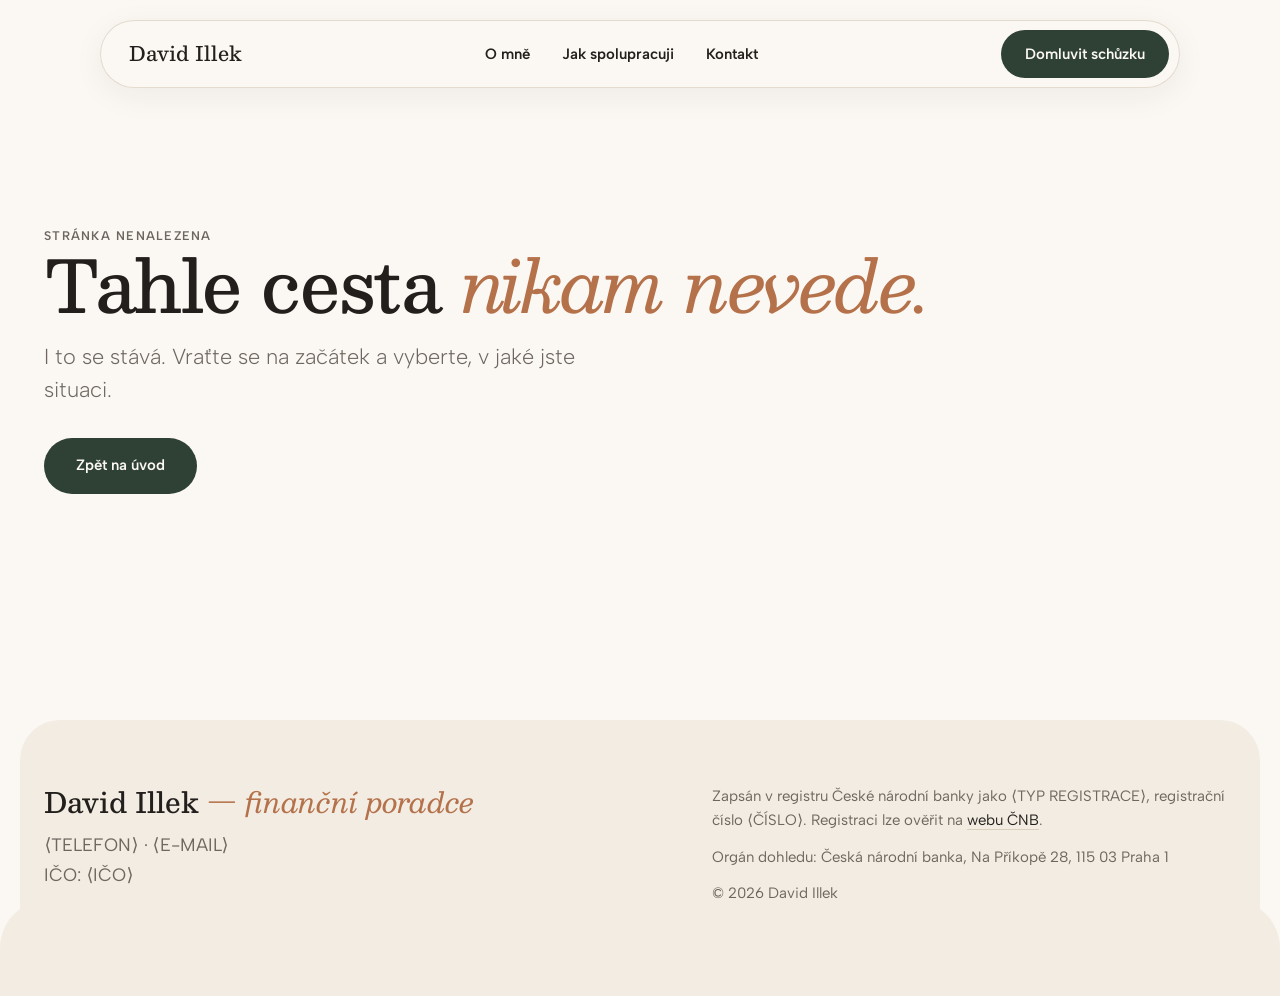
<file: situace/nevim/index.html>
<!DOCTYPE html><html lang="cs"><head><meta charSet="utf-8"/><meta name="viewport" content="width=device-width, initial-scale=1"/><link rel="preload" as="image" href="/assets/sit-nevim-CrnLzh-u.jpg"/><link rel="stylesheet" href="/assets/styles-C37hDVz8.css" data-precedence="default"/><link rel="stylesheet" href="https://fonts.googleapis.com/css2?family=Besley:ital,wght@0,400;0,500;0,600;0,700;1,400;1,500&amp;family=Albert+Sans:wght@300..700&amp;display=swap" data-precedence="default"/><title>Nevím, kde začít s financemi | David Illek</title><meta name="author" content="David Illek"/><meta property="og:site_name" content="David Illek"/><meta property="og:locale" content="cs_CZ"/><meta name="description" content="Smlouvy v šuplíku, něco v bance, něco od kamaráda, který to kdysi doporučil. Žádná konkrétní událost, jen pocit, že by to chtělo dát do pořádku. To je napr"/><meta property="og:title" content="Nevím, kde začít s financemi | David Illek"/><meta property="og:description" content="Smlouvy v šuplíku, něco v bance, něco od kamaráda, který to kdysi doporučil. Žádná konkrétní událost, jen pocit, že by to chtělo dát do pořádku. To je napr"/><meta property="og:type" content="website"/><meta name="twitter:card" content="summary_large_image"/><link rel="modulepreload" href="/assets/index-7pCPHT9G.js"/><link rel="modulepreload" href="/assets/Pohyb-81o7QDkL.js"/><link rel="modulepreload" href="/assets/situace._id-Csn1ucLT.js"/><link rel="modulepreload" href="/assets/lazyRouteComponent-CJG79VjR.js"/><link rel="modulepreload" href="/assets/situace._id-D69pRDMR.js"/><link rel="modulepreload" href="/assets/Bloky-C_15r60-.js"/><meta name="robots" content="noindex, nofollow"/><link rel="icon" href="/favicon.png" type="image/png"/><link rel="preconnect" href="https://fonts.googleapis.com"/><link rel="preconnect" href="https://fonts.gstatic.com" crossorigin="anonymous"/><meta name="twitter:title" content="Nevím, kde začít s financemi | David Illek"><meta name="twitter:description" content="Smlouvy v šuplíku, něco v bance, něco od kamaráda, který to kdysi doporučil. Žádná konkrétní událost, jen pocit, že by to chtělo dát do pořádku. To je napr"><meta property="og:image" content="https://pub-bb2e103a32db4e198524a2e9ed8f35b4.r2.dev/lovp_68t8zbsbek88rv93vgbe36582d/b001385d5b86ac702233ef733d3a0e45_1791162509120.png"><meta name="twitter:image" content="https://pub-bb2e103a32db4e198524a2e9ed8f35b4.r2.dev/lovp_68t8zbsbek88rv93vgbe36582d/b001385d5b86ac702233ef733d3a0e45_1791162509120.png"></head><body><nav class="menu " aria-label="Hlavní menu"><a class="hidden font-serif text-[20px] font-medium text-inkoust no-underline md:block" href="/">David Illek</a><div class="flex items-center gap-0.5 md:gap-1"><a class="menu-odkaz md:!hidden" href="/">Domů</a><a class="menu-odkaz" href="/o-mne">O mně</a><a class="menu-odkaz" href="/spoluprace">Jak spolupracuji</a><a class="menu-odkaz hidden md:inline-block" href="/kontakt">Kontakt</a></div><a class="btn btn-les" href="/kontakt"><span class="hidden md:inline">Domluvit schůzku</span><span class="md:hidden">Schůzka</span></a></nav><!--$--><main><section class="pt-28 md:pt-32"><div class="obal grid items-center gap-10 pb-[var(--sekce)] md:grid-cols-[1.1fr_0.9fr] md:gap-14"><div><div data-anim="" class="" style="--zpozdeni:0ms"><p class="stitek">Nevím, kde začít<!-- --> · <!-- -->to je úplně v pořádku</p></div><h1 class="h1 mt-5 !text-[clamp(38px,4.6vw,66px)]"><span data-anim="" class="maska"><span>Nevíte, kde začít? Většina lidí to tak má.</span></span></h1><div data-anim="" class="" style="--zpozdeni:80ms"><p class="perex mt-6 !max-w-[52ch]">Smlouvy v šuplíku, něco v bance, něco od kamaráda, který to kdysi doporučil. Žádná konkrétní událost, jen pocit, že by to chtělo dát do pořádku. To je naprosto běžný a dobrý důvod se ozvat.</p></div><div data-anim="" class="" style="--zpozdeni:160ms"><a class="btn btn-les mt-8" href="/kontakt?situace=nevim">Domluvit schůzku <svg width="18" height="12" viewBox="0 0 18 12" fill="none" aria-hidden="true"><path d="M1 6h15.5M11.5 1l5 5-5 5" stroke="currentColor" stroke-width="1.25" stroke-linecap="round" stroke-linejoin="round"></path></svg></a></div></div><div class="overflow-hidden bg-piskova aspect-[4/3] md:aspect-[4/5] md:max-h-[640px]" style="border-radius:28px 28px 48px 48px"><img src="/assets/sit-nevim-CrnLzh-u.jpg" alt="Třídění dokumentů a otevřený zápisník na kuchyňském stole" class="h-full w-full object-cover" style="transition:transform .2s linear"/></div></div></section><section class="vlozeny bg-len py-[var(--sekce)]"><div class="obal"><h2 class="h2"><span data-anim="" class="maska"><span>Tři otázky, které <span class="zvyraz">stojí za to</span> si položit</span></span></h2><ol class="m-0 mt-10 grid list-none gap-3 p-0 md:grid-cols-3"><li data-anim="" class="rounded-[28px] bg-papir p-8" style="--zpozdeni:0ms"><p class="m-0 font-serif text-[24px] font-medium leading-snug">Co všechno vlastně mám a platím?</p></li><li data-anim="" class="rounded-[28px] bg-papir p-8" style="--zpozdeni:80ms"><p class="m-0 font-serif text-[24px] font-medium leading-snug">Dává to dohromady nějaký smysl, nebo je to jen nahromaděné?</p></li><li data-anim="" class="rounded-[28px] bg-papir p-8" style="--zpozdeni:160ms"><p class="m-0 font-serif text-[24px] font-medium leading-snug">Co by se stalo, kdyby se zítra něco pokazilo?</p></li></ol></div></section><section class="sekce"><div class="obal grid items-center gap-10 md:grid-cols-2 md:gap-16"><div data-anim="" class="foto aspect-[4/3]" style="--zpozdeni:0ms"><img src="/assets/spoluprace-Ck8Trjwm.jpg" alt="Rozhovor nad zápisníkem při úvodní schůzce" loading="lazy" width="1408" height="1008"/></div><div><h2 class="h2"><span data-anim="" class="maska"><span>S čím vám <span class="zvyraz">pomůžu</span></span></span></h2><div data-anim="" class="text mt-5" style="--zpozdeni:0ms"><p>Začneme úplně od začátku: sepíšeme, co máte, a podíváme se na to s nadhledem. Často se ukáže, že stačí pár změn, aby se vám ulevilo. A pokud je všechno v pořádku, řeknu vám to taky.</p><p class="!mb-0 text-seda">Nic z toho neslibuje konkrétní výsledek. Slibuje to, že budete vědět, na čem jste.</p></div></div></div></section><section class="sekce"><div class="obal grid gap-10 md:grid-cols-[0.75fr_1.25fr] md:gap-14"><div><h2 class="h2"><span data-anim="" class="maska"><span>Probereme to <span class="zvyraz">spolu</span></span></span></h2><p class="perex mt-5">Dvacet minut, nezávazně. Zjistím, co řešíte, a řeknu vám, jestli vám můžu pomoct.</p></div><div data-anim="" class="" style="--zpozdeni:0ms"><form noValidate="" class="karta grid gap-5 p-6 md:p-10"><div class="grid gap-5 md:grid-cols-3"><div><label class="popisek" for="jmeno">Jméno</label><input id="jmeno" class="pole" autoComplete="name" required="" name="jmeno"/></div><div><label class="popisek" for="telefon">Telefon</label><input id="telefon" type="tel" class="pole" autoComplete="tel" required="" name="telefon"/></div><div><label class="popisek" for="email">E-mail</label><input id="email" type="email" class="pole" autoComplete="email" required="" name="email"/></div></div><div><label class="popisek" for="situace">Vaše situace</label><select id="situace" name="situace" class="pole"><option value="">Zatím nevím</option><option value="dite">Čekáme dítě</option><option value="bydleni">Řešíme bydlení</option><option value="prace">Měním práci</option><option value="rodice">Starám se o rodiče</option><option value="firma">Prodal jsem firmu</option><option value="duchod">Blíží se mi důchod</option><option value="nevim" selected="">Nevím, kde začít</option></select></div><div><label class="popisek" for="co">Co řešíte? <span class="font-normal text-seda">(nepovinné)</span></label><textarea id="co" name="co" class="pole"></textarea></div><fieldset class="m-0 border-0 p-0"><legend class="popisek">Jak vás mám kontaktovat?</legend><div class="flex flex-wrap gap-2"><label class="volba relative"><input type="radio" name="kontakt" checked="" value="Telefon"/>Telefon</label><label class="volba relative"><input type="radio" name="kontakt" value="E-mail"/>E-mail</label><label class="volba relative"><input type="radio" name="kontakt" value="WhatsApp"/>WhatsApp</label></div></fieldset><label class="flex cursor-pointer items-start gap-3 text-[16px]"><input type="checkbox" class="mt-1 h-5 w-5 flex-none accent-[var(--les)]" required="" name="souhlas"/><span>Souhlasím se zpracováním osobních údajů za účelem domluvení schůzky. <a class="odkaz" href="/ochrana-osobnich-udaju">Zásady ochrany osobních údajů</a></span></label><div><button type="submit" class="btn btn-les">Domluvit schůzku <svg width="18" height="12" viewBox="0 0 18 12" fill="none" aria-hidden="true"><path d="M1 6h15.5M11.5 1l5 5-5 5" stroke="currentColor" stroke-width="1.25" stroke-linecap="round" stroke-linejoin="round"></path></svg></button></div></form></div></div></section><section class="pb-[var(--sekce)]"><div class="obal"><p class="stitek mb-4">Jiné situace</p><div class="flex flex-wrap gap-2.5"><a class="dlazdice" href="/situace/dite"><b>Čekáme dítě</b><span>nebo už je tu</span></a><a class="dlazdice" href="/situace/bydleni"><b>Řešíme bydlení</b><span>koupě, hypotéka, rekonstrukce</span></a><a class="dlazdice" href="/situace/prace"><b>Měním práci</b><span>nebo začínám podnikat</span></a><a class="dlazdice" href="/situace/rodice"><b>Starám se o rodiče</b><span>a přemýšlím dopředu</span></a><a class="dlazdice" href="/situace/firma"><b>Prodal jsem firmu</b><span>a nevím, co dál s penězi</span></a><a class="dlazdice" href="/situace/duchod"><b>Blíží se mi důchod</b><span>chci vědět, na čem jsem</span></a></div></div></section><section class="sekce"><div class="obal grid gap-10 md:grid-cols-[0.8fr_1.2fr] md:gap-16"><div><h2 class="h2"><span data-anim="" class="maska"><span>Časté <span class="zvyraz">otázky</span></span></span></h2><p class="mt-4 text-seda">Na cokoli dalšího se klidně zeptejte v prvním hovoru.</p></div><div class="grid gap-2.5"><div class="faq karta !shadow-none" data-open="true"><button type="button" class="flex w-full cursor-pointer items-center justify-between gap-4 border-0 bg-transparent px-7 py-5 text-left text-inkoust" aria-expanded="true"><span class="h3 !text-[19px]">Kolik to stojí?</span><span class="plus" aria-hidden="true"></span></button><div class="faq-telo"><div><p class="m-0 px-7 pb-6 text-seda">První hovor i první schůzka jsou zdarma a nezávazné. Pokud se domluvíme na spolupráci, řeknu vám předem a srozumitelně, jak jsem odměňovaný a od koho.</p></div></div></div><div class="faq karta !shadow-none" data-open="false"><button type="button" class="flex w-full cursor-pointer items-center justify-between gap-4 border-0 bg-transparent px-7 py-5 text-left text-inkoust" aria-expanded="false"><span class="h3 !text-[19px]">Musím něco podepisovat?</span><span class="plus" aria-hidden="true"></span></button><div class="faq-telo"><div><p class="m-0 px-7 pb-6 text-seda">Ne. Na první schůzce se nic nepodepisuje. Jejím smyslem je zjistit, jestli vám vůbec mám co nabídnout.</p></div></div></div><div class="faq karta !shadow-none" data-open="false"><button type="button" class="flex w-full cursor-pointer items-center justify-between gap-4 border-0 bg-transparent px-7 py-5 text-left text-inkoust" aria-expanded="false"><span class="h3 !text-[19px]">Co si mám vzít s sebou?</span><span class="plus" aria-hidden="true"></span></button><div class="faq-telo"><div><p class="m-0 px-7 pb-6 text-seda">Nejlépe přehled toho, co máte — smlouvy, výpisy, pojistky. Pokud to nemáte pohromadě, nevadí, projdeme to spolu.</p></div></div></div><div class="faq karta !shadow-none" data-open="false"><button type="button" class="flex w-full cursor-pointer items-center justify-between gap-4 border-0 bg-transparent px-7 py-5 text-left text-inkoust" aria-expanded="false"><span class="h3 !text-[19px]">Pracujete i na dálku?</span><span class="plus" aria-hidden="true"></span></button><div class="faq-telo"><div><p class="m-0 px-7 pb-6 text-seda">Ano. Řada klientů se mnou řeší všechno online, osobní schůzka není podmínka.</p></div></div></div><div class="faq karta !shadow-none" data-open="false"><button type="button" class="flex w-full cursor-pointer items-center justify-between gap-4 border-0 bg-transparent px-7 py-5 text-left text-inkoust" aria-expanded="false"><span class="h3 !text-[19px]">Co když už poradce mám?</span><span class="plus" aria-hidden="true"></span></button><div class="faq-telo"><div><p class="m-0 px-7 pb-6 text-seda">Pak nemá smysl nic měnit jen kvůli změně. Rád se na to podívám a řeknu vám názor — i když to bude znamenat, že máte zůstat, kde jste.</p></div></div></div></div></div></section></main><script>(function(a,f){let l;try{l=JSON.parse(sessionStorage.getItem(a)||"{}")}catch{return}const n=l?.[f||history.state?.__TSR_key];let c=!1;for(const t in n){const e=n[t],o=e?.scrollX,s=e?.scrollY;if(Number.isFinite(o)&&Number.isFinite(s)){if(t==="window")scrollTo(o,s),c=!0;else if(t)try{const r=document.querySelector(t);r&&(r.scrollLeft=o,r.scrollTop=s)}catch{}}}if(c)return;const i=location.hash.slice(1);if(i){const t=history.state?.__hashScrollIntoViewOptions??!0;if(t){const e=document.getElementById(i);e&&e.scrollIntoView(t)}return}scrollTo(0,0)})("tsr-scroll-restoration-v1_3");document.currentScript.remove()</script><!--/$--><footer class="vlozeny mb-4 bg-len pb-28 pt-16 md:pb-14"><div class="obal grid gap-10 md:grid-cols-[1.2fr_1fr]"><div><p class="font-serif text-[28px] font-medium leading-tight">David Illek <span class="zvyraz">— finanční poradce</span></p><p class="mt-3 text-seda">⟨TELEFON⟩<!-- --> · <!-- -->⟨E-MAIL⟩<br/>IČO: <!-- -->⟨IČO⟩</p><div class="mt-6 flex flex-wrap gap-x-5 gap-y-2 text-[15px] font-semibold"><a class="odkaz" href="/o-mne">O mně</a><a class="odkaz" href="/spoluprace">Jak spolupracuji</a><a class="odkaz" href="/kontakt">Kontakt</a><a class="odkaz" href="/ochrana-osobnich-udaju">Ochrana osobních údajů</a></div></div><div class="text-[15px] leading-relaxed text-seda"><p class="m-0">Zapsán v registru České národní banky jako <!-- -->⟨TYP REGISTRACE⟩<!-- -->, registrační číslo <!-- -->⟨ČÍSLO⟩<!-- -->. Registraci lze ověřit na <a class="odkaz" href="https://www.cnb.cz/cs/dohled-financni-trh/seznamy/" target="_blank" rel="noreferrer">webu ČNB</a>.</p><p class="mt-3">Orgán dohledu: Česká národní banka, Na Příkopě 28, 115 03 Praha 1</p><p class="mt-3">© <!-- -->2026<!-- --> David Illek</p></div></div></footer><div class="prechod " aria-hidden="true"></div><script type="application/ld+json">[{"@context":"https://schema.org","@type":"Person","name":"David Illek","jobTitle":"Finanční poradce","address":{"@type":"PostalAddress","addressCountry":"CZ"}},{"@context":"https://schema.org","@type":"FinancialService","name":"David Illek — finanční poradce","areaServed":"CZ","inLanguage":"cs","founder":{"@type":"Person","name":"David Illek"}}]</script><script data-tsr-stream-part="">(self.$R=self.$R||{})["tsr"]=[];self.$_TSR={h(){this.hydrated=!0,this.c()},e(){this.streamEnded=!0,this.c()},c(){this.hydrated&&this.streamEnded&&(delete self.$_TSR,delete self.$R.tsr)},p(e){this.initialized?e():this.buffer.push(e)},buffer:[]};$_TSR.router=($R=>$R[0]={manifest:$R[1]={routes:$R[2]={__root__:$R[3]={preloads:$R[4]=["/assets/index-7pCPHT9G.js","/assets/Pohyb-81o7QDkL.js","/assets/situace._id-Csn1ucLT.js","/assets/lazyRouteComponent-CJG79VjR.js"],scripts:$R[5]=[$R[6]={attrs:$R[7]={type:"module",async:!0,src:"/assets/index-7pCPHT9G.js"}}]},"/situace/$id":$R[8]={preloads:$R[9]=["/assets/situace._id-D69pRDMR.js","/assets/Bloky-C_15r60-.js"]}}},matches:$R[10]=[$R[11]={i:"__root__ ",u:1791162782142,s:"success",ssr:!0},$R[12]={i:" situace $id situace nevim",u:1791162782142,s:"success",l:$R[13]={id:"nevim",titulek:"Nevím, kde začít",podtitulek:"to je úplně v pořádku",obrazek:"/assets/sit-nevim-CrnLzh-u.jpg",alt:"Třídění dokumentů a otevřený zápisník na kuchyňském stole",seo:"Nevím, kde začít s financemi",nadpis:"Nevíte, kde začít? Většina lidí to tak má.",uvod:"Smlouvy v šuplíku, něco v bance, něco od kamaráda, který to kdysi doporučil. Žádná konkrétní událost, jen pocit, že by to chtělo dát do pořádku. To je naprosto běžný a dobrý důvod se ozvat.",otazky:$R[14]=["Co všechno vlastně mám a platím?","Dává to dohromady nějaký smysl, nebo je to jen nahromaděné?","Co by se stalo, kdyby se zítra něco pokazilo?"],pomoc:"Začneme úplně od začátku: sepíšeme, co máte, a podíváme se na to s nadhledem. Často se ukáže, že stačí pár změn, aby se vám ulevilo. A pokud je všechno v pořádku, řeknu vám to taky."},ssr:!0}]})($R["tsr"]);$_TSR.e();{let s=document.currentScript,p;while((p=s.previousElementSibling)&&p.hasAttribute('data-tsr-stream-part'))p.remove();s.remove()}</script><script type="module" async="" src="/assets/index-7pCPHT9G.js"></script><script>document.currentScript.remove();/*$tsr-stream-boundary*/</script></body></html>
</file>
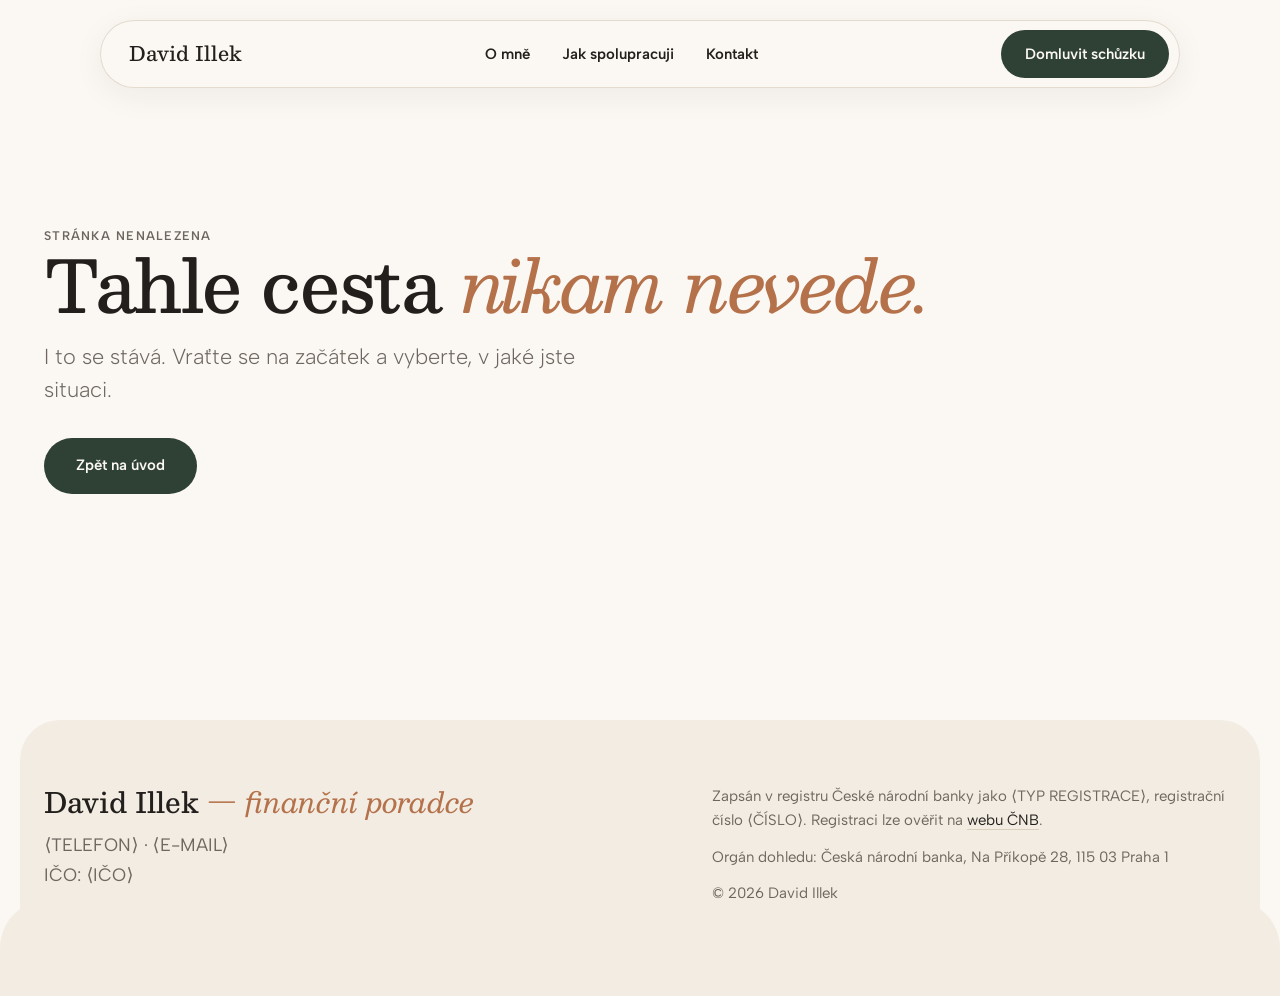
<file: situace/prace/index.html>
<!DOCTYPE html><html lang="cs"><head><meta charSet="utf-8"/><meta name="viewport" content="width=device-width, initial-scale=1"/><link rel="preload" as="image" href="/assets/sit-prace-CaUuzkEE.jpg"/><link rel="stylesheet" href="/assets/styles-C37hDVz8.css" data-precedence="default"/><link rel="stylesheet" href="https://fonts.googleapis.com/css2?family=Besley:ital,wght@0,400;0,500;0,600;0,700;1,400;1,500&amp;family=Albert+Sans:wght@300..700&amp;display=swap" data-precedence="default"/><title>Měním práci nebo začínám podnikat — na co myslet finančně | David Illek</title><meta name="author" content="David Illek"/><meta property="og:site_name" content="David Illek"/><meta property="og:locale" content="cs_CZ"/><meta name="description" content="Při změně práce nebo přechodu na živnost se lidé soustředí na to nové — a to je správně. Mezitím ale tiše přestávají platit věci, které dřív zařizoval zamě"/><meta property="og:title" content="Měním práci nebo začínám podnikat — na co myslet finančně | David Illek"/><meta property="og:description" content="Při změně práce nebo přechodu na živnost se lidé soustředí na to nové — a to je správně. Mezitím ale tiše přestávají platit věci, které dřív zařizoval zamě"/><meta property="og:type" content="website"/><meta name="twitter:card" content="summary_large_image"/><link rel="modulepreload" href="/assets/index-7pCPHT9G.js"/><link rel="modulepreload" href="/assets/Pohyb-81o7QDkL.js"/><link rel="modulepreload" href="/assets/situace._id-Csn1ucLT.js"/><link rel="modulepreload" href="/assets/lazyRouteComponent-CJG79VjR.js"/><link rel="modulepreload" href="/assets/situace._id-D69pRDMR.js"/><link rel="modulepreload" href="/assets/Bloky-C_15r60-.js"/><meta name="robots" content="noindex, nofollow"/><link rel="icon" href="/favicon.png" type="image/png"/><link rel="preconnect" href="https://fonts.googleapis.com"/><link rel="preconnect" href="https://fonts.gstatic.com" crossorigin="anonymous"/><meta name="twitter:title" content="Měním práci nebo začínám podnikat — na co myslet finančně | David Illek"><meta name="twitter:description" content="Při změně práce nebo přechodu na živnost se lidé soustředí na to nové — a to je správně. Mezitím ale tiše přestávají platit věci, které dřív zařizoval zamě"><meta property="og:image" content="https://pub-bb2e103a32db4e198524a2e9ed8f35b4.r2.dev/lovp_68t8zbsbek88rv93vgbe36582d/b001385d5b86ac702233ef733d3a0e45_1791162509120.png"><meta name="twitter:image" content="https://pub-bb2e103a32db4e198524a2e9ed8f35b4.r2.dev/lovp_68t8zbsbek88rv93vgbe36582d/b001385d5b86ac702233ef733d3a0e45_1791162509120.png"></head><body><nav class="menu " aria-label="Hlavní menu"><a class="hidden font-serif text-[20px] font-medium text-inkoust no-underline md:block" href="/">David Illek</a><div class="flex items-center gap-0.5 md:gap-1"><a class="menu-odkaz md:!hidden" href="/">Domů</a><a class="menu-odkaz" href="/o-mne">O mně</a><a class="menu-odkaz" href="/spoluprace">Jak spolupracuji</a><a class="menu-odkaz hidden md:inline-block" href="/kontakt">Kontakt</a></div><a class="btn btn-les" href="/kontakt"><span class="hidden md:inline">Domluvit schůzku</span><span class="md:hidden">Schůzka</span></a></nav><!--$--><main><section class="pt-28 md:pt-32"><div class="obal grid items-center gap-10 pb-[var(--sekce)] md:grid-cols-[1.1fr_0.9fr] md:gap-14"><div><div data-anim="" class="" style="--zpozdeni:0ms"><p class="stitek">Měním práci<!-- --> · <!-- -->nebo začínám podnikat</p></div><h1 class="h1 mt-5 !text-[clamp(38px,4.6vw,66px)]"><span data-anim="" class="maska"><span>Nová práce, nový začátek. A pár věcí, na které se zapomíná.</span></span></h1><div data-anim="" class="" style="--zpozdeni:80ms"><p class="perex mt-6 !max-w-[52ch]">Při změně práce nebo přechodu na živnost se lidé soustředí na to nové — a to je správně. Mezitím ale tiše přestávají platit věci, které dřív zařizoval zaměstnavatel, a příjem může být pár měsíců nepravidelný.</p></div><div data-anim="" class="" style="--zpozdeni:160ms"><a class="btn btn-les mt-8" href="/kontakt?situace=prace">Domluvit schůzku <svg width="18" height="12" viewBox="0 0 18 12" fill="none" aria-hidden="true"><path d="M1 6h15.5M11.5 1l5 5-5 5" stroke="currentColor" stroke-width="1.25" stroke-linecap="round" stroke-linejoin="round"></path></svg></a></div></div><div class="overflow-hidden bg-piskova aspect-[4/3] md:aspect-[4/5] md:max-h-[640px]" style="border-radius:28px 28px 48px 48px"><img src="/assets/sit-prace-CaUuzkEE.jpg" alt="Zařizování nového pracovního místa při změně práce" class="h-full w-full object-cover" style="transition:transform .2s linear"/></div></div></section><section class="vlozeny bg-len py-[var(--sekce)]"><div class="obal"><h2 class="h2"><span data-anim="" class="maska"><span>Tři otázky, které <span class="zvyraz">stojí za to</span> si položit</span></span></h2><ol class="m-0 mt-10 grid list-none gap-3 p-0 md:grid-cols-3"><li data-anim="" class="rounded-[28px] bg-papir p-8" style="--zpozdeni:0ms"><p class="m-0 font-serif text-[24px] font-medium leading-snug">Co mi dosud zajišťoval zaměstnavatel a co si teď musím zařídit sám?</p></li><li data-anim="" class="rounded-[28px] bg-papir p-8" style="--zpozdeni:80ms"><p class="m-0 font-serif text-[24px] font-medium leading-snug">Jak velkou rezervu potřebuji, abych měl klid i v horším měsíci?</p></li><li data-anim="" class="rounded-[28px] bg-papir p-8" style="--zpozdeni:160ms"><p class="m-0 font-serif text-[24px] font-medium leading-snug">Jak oddělit peníze na podnikání od peněz na život?</p></li></ol></div></section><section class="sekce"><div class="obal grid items-center gap-10 md:grid-cols-2 md:gap-16"><div data-anim="" class="foto aspect-[4/3]" style="--zpozdeni:0ms"><img src="/assets/spoluprace-Ck8Trjwm.jpg" alt="Rozhovor nad zápisníkem při úvodní schůzce" loading="lazy" width="1408" height="1008"/></div><div><h2 class="h2"><span data-anim="" class="maska"><span>S čím vám <span class="zvyraz">pomůžu</span></span></span></h2><div data-anim="" class="text mt-5" style="--zpozdeni:0ms"><p>Projdeme, co se změnou končí a co je potřeba nastavit znovu. Pomůžu vám s rezervou, se zajištěním příjmu a s tím, jak si udržet přehled, aniž byste tomu museli věnovat každý večer.</p><p class="!mb-0 text-seda">Nic z toho neslibuje konkrétní výsledek. Slibuje to, že budete vědět, na čem jste.</p></div></div></div></section><section class="sekce"><div class="obal grid gap-10 md:grid-cols-[0.75fr_1.25fr] md:gap-14"><div><h2 class="h2"><span data-anim="" class="maska"><span>Probereme to <span class="zvyraz">spolu</span></span></span></h2><p class="perex mt-5">Dvacet minut, nezávazně. Zjistím, co řešíte, a řeknu vám, jestli vám můžu pomoct.</p></div><div data-anim="" class="" style="--zpozdeni:0ms"><form noValidate="" class="karta grid gap-5 p-6 md:p-10"><div class="grid gap-5 md:grid-cols-3"><div><label class="popisek" for="jmeno">Jméno</label><input id="jmeno" class="pole" autoComplete="name" required="" name="jmeno"/></div><div><label class="popisek" for="telefon">Telefon</label><input id="telefon" type="tel" class="pole" autoComplete="tel" required="" name="telefon"/></div><div><label class="popisek" for="email">E-mail</label><input id="email" type="email" class="pole" autoComplete="email" required="" name="email"/></div></div><div><label class="popisek" for="situace">Vaše situace</label><select id="situace" name="situace" class="pole"><option value="">Zatím nevím</option><option value="dite">Čekáme dítě</option><option value="bydleni">Řešíme bydlení</option><option value="prace" selected="">Měním práci</option><option value="rodice">Starám se o rodiče</option><option value="firma">Prodal jsem firmu</option><option value="duchod">Blíží se mi důchod</option><option value="nevim">Nevím, kde začít</option></select></div><div><label class="popisek" for="co">Co řešíte? <span class="font-normal text-seda">(nepovinné)</span></label><textarea id="co" name="co" class="pole"></textarea></div><fieldset class="m-0 border-0 p-0"><legend class="popisek">Jak vás mám kontaktovat?</legend><div class="flex flex-wrap gap-2"><label class="volba relative"><input type="radio" name="kontakt" checked="" value="Telefon"/>Telefon</label><label class="volba relative"><input type="radio" name="kontakt" value="E-mail"/>E-mail</label><label class="volba relative"><input type="radio" name="kontakt" value="WhatsApp"/>WhatsApp</label></div></fieldset><label class="flex cursor-pointer items-start gap-3 text-[16px]"><input type="checkbox" class="mt-1 h-5 w-5 flex-none accent-[var(--les)]" required="" name="souhlas"/><span>Souhlasím se zpracováním osobních údajů za účelem domluvení schůzky. <a class="odkaz" href="/ochrana-osobnich-udaju">Zásady ochrany osobních údajů</a></span></label><div><button type="submit" class="btn btn-les">Domluvit schůzku <svg width="18" height="12" viewBox="0 0 18 12" fill="none" aria-hidden="true"><path d="M1 6h15.5M11.5 1l5 5-5 5" stroke="currentColor" stroke-width="1.25" stroke-linecap="round" stroke-linejoin="round"></path></svg></button></div></form></div></div></section><section class="pb-[var(--sekce)]"><div class="obal"><p class="stitek mb-4">Jiné situace</p><div class="flex flex-wrap gap-2.5"><a class="dlazdice" href="/situace/dite"><b>Čekáme dítě</b><span>nebo už je tu</span></a><a class="dlazdice" href="/situace/bydleni"><b>Řešíme bydlení</b><span>koupě, hypotéka, rekonstrukce</span></a><a class="dlazdice" href="/situace/rodice"><b>Starám se o rodiče</b><span>a přemýšlím dopředu</span></a><a class="dlazdice" href="/situace/firma"><b>Prodal jsem firmu</b><span>a nevím, co dál s penězi</span></a><a class="dlazdice" href="/situace/duchod"><b>Blíží se mi důchod</b><span>chci vědět, na čem jsem</span></a><a class="dlazdice" href="/situace/nevim"><b>Nevím, kde začít</b><span>to je úplně v pořádku</span></a></div></div></section><section class="sekce"><div class="obal grid gap-10 md:grid-cols-[0.8fr_1.2fr] md:gap-16"><div><h2 class="h2"><span data-anim="" class="maska"><span>Časté <span class="zvyraz">otázky</span></span></span></h2><p class="mt-4 text-seda">Na cokoli dalšího se klidně zeptejte v prvním hovoru.</p></div><div class="grid gap-2.5"><div class="faq karta !shadow-none" data-open="true"><button type="button" class="flex w-full cursor-pointer items-center justify-between gap-4 border-0 bg-transparent px-7 py-5 text-left text-inkoust" aria-expanded="true"><span class="h3 !text-[19px]">Kolik to stojí?</span><span class="plus" aria-hidden="true"></span></button><div class="faq-telo"><div><p class="m-0 px-7 pb-6 text-seda">První hovor i první schůzka jsou zdarma a nezávazné. Pokud se domluvíme na spolupráci, řeknu vám předem a srozumitelně, jak jsem odměňovaný a od koho.</p></div></div></div><div class="faq karta !shadow-none" data-open="false"><button type="button" class="flex w-full cursor-pointer items-center justify-between gap-4 border-0 bg-transparent px-7 py-5 text-left text-inkoust" aria-expanded="false"><span class="h3 !text-[19px]">Musím něco podepisovat?</span><span class="plus" aria-hidden="true"></span></button><div class="faq-telo"><div><p class="m-0 px-7 pb-6 text-seda">Ne. Na první schůzce se nic nepodepisuje. Jejím smyslem je zjistit, jestli vám vůbec mám co nabídnout.</p></div></div></div><div class="faq karta !shadow-none" data-open="false"><button type="button" class="flex w-full cursor-pointer items-center justify-between gap-4 border-0 bg-transparent px-7 py-5 text-left text-inkoust" aria-expanded="false"><span class="h3 !text-[19px]">Co si mám vzít s sebou?</span><span class="plus" aria-hidden="true"></span></button><div class="faq-telo"><div><p class="m-0 px-7 pb-6 text-seda">Nejlépe přehled toho, co máte — smlouvy, výpisy, pojistky. Pokud to nemáte pohromadě, nevadí, projdeme to spolu.</p></div></div></div><div class="faq karta !shadow-none" data-open="false"><button type="button" class="flex w-full cursor-pointer items-center justify-between gap-4 border-0 bg-transparent px-7 py-5 text-left text-inkoust" aria-expanded="false"><span class="h3 !text-[19px]">Pracujete i na dálku?</span><span class="plus" aria-hidden="true"></span></button><div class="faq-telo"><div><p class="m-0 px-7 pb-6 text-seda">Ano. Řada klientů se mnou řeší všechno online, osobní schůzka není podmínka.</p></div></div></div><div class="faq karta !shadow-none" data-open="false"><button type="button" class="flex w-full cursor-pointer items-center justify-between gap-4 border-0 bg-transparent px-7 py-5 text-left text-inkoust" aria-expanded="false"><span class="h3 !text-[19px]">Co když už poradce mám?</span><span class="plus" aria-hidden="true"></span></button><div class="faq-telo"><div><p class="m-0 px-7 pb-6 text-seda">Pak nemá smysl nic měnit jen kvůli změně. Rád se na to podívám a řeknu vám názor — i když to bude znamenat, že máte zůstat, kde jste.</p></div></div></div></div></div></section></main><script>(function(a,f){let l;try{l=JSON.parse(sessionStorage.getItem(a)||"{}")}catch{return}const n=l?.[f||history.state?.__TSR_key];let c=!1;for(const t in n){const e=n[t],o=e?.scrollX,s=e?.scrollY;if(Number.isFinite(o)&&Number.isFinite(s)){if(t==="window")scrollTo(o,s),c=!0;else if(t)try{const r=document.querySelector(t);r&&(r.scrollLeft=o,r.scrollTop=s)}catch{}}}if(c)return;const i=location.hash.slice(1);if(i){const t=history.state?.__hashScrollIntoViewOptions??!0;if(t){const e=document.getElementById(i);e&&e.scrollIntoView(t)}return}scrollTo(0,0)})("tsr-scroll-restoration-v1_3");document.currentScript.remove()</script><!--/$--><footer class="vlozeny mb-4 bg-len pb-28 pt-16 md:pb-14"><div class="obal grid gap-10 md:grid-cols-[1.2fr_1fr]"><div><p class="font-serif text-[28px] font-medium leading-tight">David Illek <span class="zvyraz">— finanční poradce</span></p><p class="mt-3 text-seda">⟨TELEFON⟩<!-- --> · <!-- -->⟨E-MAIL⟩<br/>IČO: <!-- -->⟨IČO⟩</p><div class="mt-6 flex flex-wrap gap-x-5 gap-y-2 text-[15px] font-semibold"><a class="odkaz" href="/o-mne">O mně</a><a class="odkaz" href="/spoluprace">Jak spolupracuji</a><a class="odkaz" href="/kontakt">Kontakt</a><a class="odkaz" href="/ochrana-osobnich-udaju">Ochrana osobních údajů</a></div></div><div class="text-[15px] leading-relaxed text-seda"><p class="m-0">Zapsán v registru České národní banky jako <!-- -->⟨TYP REGISTRACE⟩<!-- -->, registrační číslo <!-- -->⟨ČÍSLO⟩<!-- -->. Registraci lze ověřit na <a class="odkaz" href="https://www.cnb.cz/cs/dohled-financni-trh/seznamy/" target="_blank" rel="noreferrer">webu ČNB</a>.</p><p class="mt-3">Orgán dohledu: Česká národní banka, Na Příkopě 28, 115 03 Praha 1</p><p class="mt-3">© <!-- -->2026<!-- --> David Illek</p></div></div></footer><div class="prechod " aria-hidden="true"></div><script type="application/ld+json">[{"@context":"https://schema.org","@type":"Person","name":"David Illek","jobTitle":"Finanční poradce","address":{"@type":"PostalAddress","addressCountry":"CZ"}},{"@context":"https://schema.org","@type":"FinancialService","name":"David Illek — finanční poradce","areaServed":"CZ","inLanguage":"cs","founder":{"@type":"Person","name":"David Illek"}}]</script><script data-tsr-stream-part="">(self.$R=self.$R||{})["tsr"]=[];self.$_TSR={h(){this.hydrated=!0,this.c()},e(){this.streamEnded=!0,this.c()},c(){this.hydrated&&this.streamEnded&&(delete self.$_TSR,delete self.$R.tsr)},p(e){this.initialized?e():this.buffer.push(e)},buffer:[]};$_TSR.router=($R=>$R[0]={manifest:$R[1]={routes:$R[2]={__root__:$R[3]={preloads:$R[4]=["/assets/index-7pCPHT9G.js","/assets/Pohyb-81o7QDkL.js","/assets/situace._id-Csn1ucLT.js","/assets/lazyRouteComponent-CJG79VjR.js"],scripts:$R[5]=[$R[6]={attrs:$R[7]={type:"module",async:!0,src:"/assets/index-7pCPHT9G.js"}}]},"/situace/$id":$R[8]={preloads:$R[9]=["/assets/situace._id-D69pRDMR.js","/assets/Bloky-C_15r60-.js"]}}},matches:$R[10]=[$R[11]={i:"__root__ ",u:1791162781874,s:"success",ssr:!0},$R[12]={i:" situace $id situace prace",u:1791162781874,s:"success",l:$R[13]={id:"prace",titulek:"Měním práci",podtitulek:"nebo začínám podnikat",obrazek:"/assets/sit-prace-CaUuzkEE.jpg",alt:"Zařizování nového pracovního místa při změně práce",seo:"Měním práci nebo začínám podnikat — na co myslet finančně",nadpis:"Nová práce, nový začátek. A pár věcí, na které se zapomíná.",uvod:"Při změně práce nebo přechodu na živnost se lidé soustředí na to nové — a to je správně. Mezitím ale tiše přestávají platit věci, které dřív zařizoval zaměstnavatel, a příjem může být pár měsíců nepravidelný.",otazky:$R[14]=["Co mi dosud zajišťoval zaměstnavatel a co si teď musím zařídit sám?","Jak velkou rezervu potřebuji, abych měl klid i v horším měsíci?","Jak oddělit peníze na podnikání od peněz na život?"],pomoc:"Projdeme, co se změnou končí a co je potřeba nastavit znovu. Pomůžu vám s rezervou, se zajištěním příjmu a s tím, jak si udržet přehled, aniž byste tomu museli věnovat každý večer."},ssr:!0}]})($R["tsr"]);$_TSR.e();{let s=document.currentScript,p;while((p=s.previousElementSibling)&&p.hasAttribute('data-tsr-stream-part'))p.remove();s.remove()}</script><script type="module" async="" src="/assets/index-7pCPHT9G.js"></script><script>document.currentScript.remove();/*$tsr-stream-boundary*/</script></body></html>
</file>
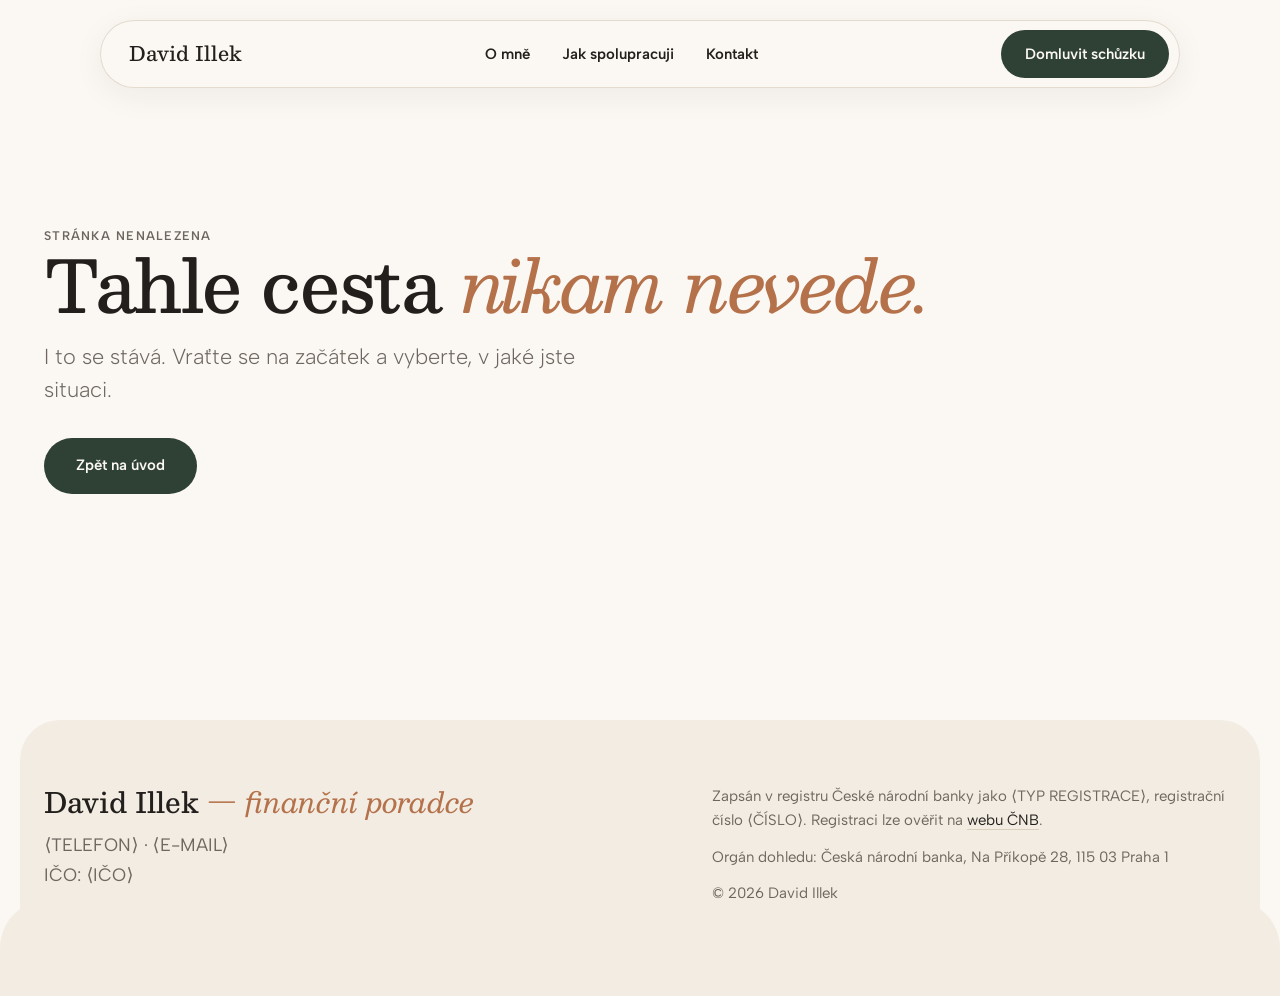
<file: situace/rodice/index.html>
<!DOCTYPE html><html lang="cs"><head><meta charSet="utf-8"/><meta name="viewport" content="width=device-width, initial-scale=1"/><link rel="preload" as="image" href="/assets/sit-rodice-DK6kdLFz.jpg"/><link rel="stylesheet" href="/assets/styles-C37hDVz8.css" data-precedence="default"/><link rel="stylesheet" href="https://fonts.googleapis.com/css2?family=Besley:ital,wght@0,400;0,500;0,600;0,700;1,400;1,500&amp;family=Albert+Sans:wght@300..700&amp;display=swap" data-precedence="default"/><title>Starám se o rodiče — na co myslet finančně | David Illek</title><meta name="author" content="David Illek"/><meta property="og:site_name" content="David Illek"/><meta property="og:locale" content="cs_CZ"/><meta name="description" content="Je to citlivé téma a málokdo ho otevírá rád. Přitom právě tady nejvíc pomáhá, když se věci probírají včas — dřív, než je potřeba je řešit ve spěchu a ve st"/><meta property="og:title" content="Starám se o rodiče — na co myslet finančně | David Illek"/><meta property="og:description" content="Je to citlivé téma a málokdo ho otevírá rád. Přitom právě tady nejvíc pomáhá, když se věci probírají včas — dřív, než je potřeba je řešit ve spěchu a ve st"/><meta property="og:type" content="website"/><meta name="twitter:card" content="summary_large_image"/><link rel="modulepreload" href="/assets/index-7pCPHT9G.js"/><link rel="modulepreload" href="/assets/Pohyb-81o7QDkL.js"/><link rel="modulepreload" href="/assets/situace._id-Csn1ucLT.js"/><link rel="modulepreload" href="/assets/lazyRouteComponent-CJG79VjR.js"/><link rel="modulepreload" href="/assets/situace._id-D69pRDMR.js"/><link rel="modulepreload" href="/assets/Bloky-C_15r60-.js"/><meta name="robots" content="noindex, nofollow"/><link rel="icon" href="/favicon.png" type="image/png"/><link rel="preconnect" href="https://fonts.googleapis.com"/><link rel="preconnect" href="https://fonts.gstatic.com" crossorigin="anonymous"/><meta name="twitter:title" content="Starám se o rodiče — na co myslet finančně | David Illek"><meta name="twitter:description" content="Je to citlivé téma a málokdo ho otevírá rád. Přitom právě tady nejvíc pomáhá, když se věci probírají včas — dřív, než je potřeba je řešit ve spěchu a ve st"><meta property="og:image" content="https://pub-bb2e103a32db4e198524a2e9ed8f35b4.r2.dev/lovp_68t8zbsbek88rv93vgbe36582d/b001385d5b86ac702233ef733d3a0e45_1791162509120.png"><meta name="twitter:image" content="https://pub-bb2e103a32db4e198524a2e9ed8f35b4.r2.dev/lovp_68t8zbsbek88rv93vgbe36582d/b001385d5b86ac702233ef733d3a0e45_1791162509120.png"></head><body><nav class="menu " aria-label="Hlavní menu"><a class="hidden font-serif text-[20px] font-medium text-inkoust no-underline md:block" href="/">David Illek</a><div class="flex items-center gap-0.5 md:gap-1"><a class="menu-odkaz md:!hidden" href="/">Domů</a><a class="menu-odkaz" href="/o-mne">O mně</a><a class="menu-odkaz" href="/spoluprace">Jak spolupracuji</a><a class="menu-odkaz hidden md:inline-block" href="/kontakt">Kontakt</a></div><a class="btn btn-les" href="/kontakt"><span class="hidden md:inline">Domluvit schůzku</span><span class="md:hidden">Schůzka</span></a></nav><!--$--><main><section class="pt-28 md:pt-32"><div class="obal grid items-center gap-10 pb-[var(--sekce)] md:grid-cols-[1.1fr_0.9fr] md:gap-14"><div><div data-anim="" class="" style="--zpozdeni:0ms"><p class="stitek">Starám se o rodiče<!-- --> · <!-- -->a přemýšlím dopředu</p></div><h1 class="h1 mt-5 !text-[clamp(38px,4.6vw,66px)]"><span data-anim="" class="maska"><span>Postarat se o rodiče znamená i promluvit si o penězích.</span></span></h1><div data-anim="" class="" style="--zpozdeni:80ms"><p class="perex mt-6 !max-w-[52ch]">Je to citlivé téma a málokdo ho otevírá rád. Přitom právě tady nejvíc pomáhá, když se věci probírají včas — dřív, než je potřeba je řešit ve spěchu a ve stresu.</p></div><div data-anim="" class="" style="--zpozdeni:160ms"><a class="btn btn-les mt-8" href="/kontakt?situace=rodice">Domluvit schůzku <svg width="18" height="12" viewBox="0 0 18 12" fill="none" aria-hidden="true"><path d="M1 6h15.5M11.5 1l5 5-5 5" stroke="currentColor" stroke-width="1.25" stroke-linecap="round" stroke-linejoin="round"></path></svg></a></div></div><div class="overflow-hidden bg-piskova aspect-[4/3] md:aspect-[4/5] md:max-h-[640px]" style="border-radius:28px 28px 48px 48px"><img src="/assets/sit-rodice-DK6kdLFz.jpg" alt="Rodič a dospělé dítě společně procházejí dokumenty u stolu" class="h-full w-full object-cover" style="transition:transform .2s linear"/></div></div></section><section class="vlozeny bg-len py-[var(--sekce)]"><div class="obal"><h2 class="h2"><span data-anim="" class="maska"><span>Tři otázky, které <span class="zvyraz">stojí za to</span> si položit</span></span></h2><ol class="m-0 mt-10 grid list-none gap-3 p-0 md:grid-cols-3"><li data-anim="" class="rounded-[28px] bg-papir p-8" style="--zpozdeni:0ms"><p class="m-0 font-serif text-[24px] font-medium leading-snug">Víme vůbec, co rodiče mají a kde to je?</p></li><li data-anim="" class="rounded-[28px] bg-papir p-8" style="--zpozdeni:80ms"><p class="m-0 font-serif text-[24px] font-medium leading-snug">Kdo rozhodne za ně, kdyby to jednou nemohli udělat sami?</p></li><li data-anim="" class="rounded-[28px] bg-papir p-8" style="--zpozdeni:160ms"><p class="m-0 font-serif text-[24px] font-medium leading-snug">Jak péči o rodiče skloubit s tím, co potřebuje naše vlastní rodina?</p></li></ol></div></section><section class="sekce"><div class="obal grid items-center gap-10 md:grid-cols-2 md:gap-16"><div data-anim="" class="foto aspect-[4/3]" style="--zpozdeni:0ms"><img src="/assets/spoluprace-Ck8Trjwm.jpg" alt="Rozhovor nad zápisníkem při úvodní schůzce" loading="lazy" width="1408" height="1008"/></div><div><h2 class="h2"><span data-anim="" class="maska"><span>S čím vám <span class="zvyraz">pomůžu</span></span></span></h2><div data-anim="" class="text mt-5" style="--zpozdeni:0ms"><p>Pomůžu vám udělat si v tom pořádek — klidně u jednoho stolu s rodiči. Bez tlaku, srozumitelně a tak, aby všichni věděli, na čem jsou.</p><p class="!mb-0 text-seda">Nic z toho neslibuje konkrétní výsledek. Slibuje to, že budete vědět, na čem jste.</p></div></div></div></section><section class="sekce"><div class="obal grid gap-10 md:grid-cols-[0.75fr_1.25fr] md:gap-14"><div><h2 class="h2"><span data-anim="" class="maska"><span>Probereme to <span class="zvyraz">spolu</span></span></span></h2><p class="perex mt-5">Dvacet minut, nezávazně. Zjistím, co řešíte, a řeknu vám, jestli vám můžu pomoct.</p></div><div data-anim="" class="" style="--zpozdeni:0ms"><form noValidate="" class="karta grid gap-5 p-6 md:p-10"><div class="grid gap-5 md:grid-cols-3"><div><label class="popisek" for="jmeno">Jméno</label><input id="jmeno" class="pole" autoComplete="name" required="" name="jmeno"/></div><div><label class="popisek" for="telefon">Telefon</label><input id="telefon" type="tel" class="pole" autoComplete="tel" required="" name="telefon"/></div><div><label class="popisek" for="email">E-mail</label><input id="email" type="email" class="pole" autoComplete="email" required="" name="email"/></div></div><div><label class="popisek" for="situace">Vaše situace</label><select id="situace" name="situace" class="pole"><option value="">Zatím nevím</option><option value="dite">Čekáme dítě</option><option value="bydleni">Řešíme bydlení</option><option value="prace">Měním práci</option><option value="rodice" selected="">Starám se o rodiče</option><option value="firma">Prodal jsem firmu</option><option value="duchod">Blíží se mi důchod</option><option value="nevim">Nevím, kde začít</option></select></div><div><label class="popisek" for="co">Co řešíte? <span class="font-normal text-seda">(nepovinné)</span></label><textarea id="co" name="co" class="pole"></textarea></div><fieldset class="m-0 border-0 p-0"><legend class="popisek">Jak vás mám kontaktovat?</legend><div class="flex flex-wrap gap-2"><label class="volba relative"><input type="radio" name="kontakt" checked="" value="Telefon"/>Telefon</label><label class="volba relative"><input type="radio" name="kontakt" value="E-mail"/>E-mail</label><label class="volba relative"><input type="radio" name="kontakt" value="WhatsApp"/>WhatsApp</label></div></fieldset><label class="flex cursor-pointer items-start gap-3 text-[16px]"><input type="checkbox" class="mt-1 h-5 w-5 flex-none accent-[var(--les)]" required="" name="souhlas"/><span>Souhlasím se zpracováním osobních údajů za účelem domluvení schůzky. <a class="odkaz" href="/ochrana-osobnich-udaju">Zásady ochrany osobních údajů</a></span></label><div><button type="submit" class="btn btn-les">Domluvit schůzku <svg width="18" height="12" viewBox="0 0 18 12" fill="none" aria-hidden="true"><path d="M1 6h15.5M11.5 1l5 5-5 5" stroke="currentColor" stroke-width="1.25" stroke-linecap="round" stroke-linejoin="round"></path></svg></button></div></form></div></div></section><section class="pb-[var(--sekce)]"><div class="obal"><p class="stitek mb-4">Jiné situace</p><div class="flex flex-wrap gap-2.5"><a class="dlazdice" href="/situace/dite"><b>Čekáme dítě</b><span>nebo už je tu</span></a><a class="dlazdice" href="/situace/bydleni"><b>Řešíme bydlení</b><span>koupě, hypotéka, rekonstrukce</span></a><a class="dlazdice" href="/situace/prace"><b>Měním práci</b><span>nebo začínám podnikat</span></a><a class="dlazdice" href="/situace/firma"><b>Prodal jsem firmu</b><span>a nevím, co dál s penězi</span></a><a class="dlazdice" href="/situace/duchod"><b>Blíží se mi důchod</b><span>chci vědět, na čem jsem</span></a><a class="dlazdice" href="/situace/nevim"><b>Nevím, kde začít</b><span>to je úplně v pořádku</span></a></div></div></section><section class="sekce"><div class="obal grid gap-10 md:grid-cols-[0.8fr_1.2fr] md:gap-16"><div><h2 class="h2"><span data-anim="" class="maska"><span>Časté <span class="zvyraz">otázky</span></span></span></h2><p class="mt-4 text-seda">Na cokoli dalšího se klidně zeptejte v prvním hovoru.</p></div><div class="grid gap-2.5"><div class="faq karta !shadow-none" data-open="true"><button type="button" class="flex w-full cursor-pointer items-center justify-between gap-4 border-0 bg-transparent px-7 py-5 text-left text-inkoust" aria-expanded="true"><span class="h3 !text-[19px]">Kolik to stojí?</span><span class="plus" aria-hidden="true"></span></button><div class="faq-telo"><div><p class="m-0 px-7 pb-6 text-seda">První hovor i první schůzka jsou zdarma a nezávazné. Pokud se domluvíme na spolupráci, řeknu vám předem a srozumitelně, jak jsem odměňovaný a od koho.</p></div></div></div><div class="faq karta !shadow-none" data-open="false"><button type="button" class="flex w-full cursor-pointer items-center justify-between gap-4 border-0 bg-transparent px-7 py-5 text-left text-inkoust" aria-expanded="false"><span class="h3 !text-[19px]">Musím něco podepisovat?</span><span class="plus" aria-hidden="true"></span></button><div class="faq-telo"><div><p class="m-0 px-7 pb-6 text-seda">Ne. Na první schůzce se nic nepodepisuje. Jejím smyslem je zjistit, jestli vám vůbec mám co nabídnout.</p></div></div></div><div class="faq karta !shadow-none" data-open="false"><button type="button" class="flex w-full cursor-pointer items-center justify-between gap-4 border-0 bg-transparent px-7 py-5 text-left text-inkoust" aria-expanded="false"><span class="h3 !text-[19px]">Co si mám vzít s sebou?</span><span class="plus" aria-hidden="true"></span></button><div class="faq-telo"><div><p class="m-0 px-7 pb-6 text-seda">Nejlépe přehled toho, co máte — smlouvy, výpisy, pojistky. Pokud to nemáte pohromadě, nevadí, projdeme to spolu.</p></div></div></div><div class="faq karta !shadow-none" data-open="false"><button type="button" class="flex w-full cursor-pointer items-center justify-between gap-4 border-0 bg-transparent px-7 py-5 text-left text-inkoust" aria-expanded="false"><span class="h3 !text-[19px]">Pracujete i na dálku?</span><span class="plus" aria-hidden="true"></span></button><div class="faq-telo"><div><p class="m-0 px-7 pb-6 text-seda">Ano. Řada klientů se mnou řeší všechno online, osobní schůzka není podmínka.</p></div></div></div><div class="faq karta !shadow-none" data-open="false"><button type="button" class="flex w-full cursor-pointer items-center justify-between gap-4 border-0 bg-transparent px-7 py-5 text-left text-inkoust" aria-expanded="false"><span class="h3 !text-[19px]">Co když už poradce mám?</span><span class="plus" aria-hidden="true"></span></button><div class="faq-telo"><div><p class="m-0 px-7 pb-6 text-seda">Pak nemá smysl nic měnit jen kvůli změně. Rád se na to podívám a řeknu vám názor — i když to bude znamenat, že máte zůstat, kde jste.</p></div></div></div></div></div></section></main><script>(function(a,f){let l;try{l=JSON.parse(sessionStorage.getItem(a)||"{}")}catch{return}const n=l?.[f||history.state?.__TSR_key];let c=!1;for(const t in n){const e=n[t],o=e?.scrollX,s=e?.scrollY;if(Number.isFinite(o)&&Number.isFinite(s)){if(t==="window")scrollTo(o,s),c=!0;else if(t)try{const r=document.querySelector(t);r&&(r.scrollLeft=o,r.scrollTop=s)}catch{}}}if(c)return;const i=location.hash.slice(1);if(i){const t=history.state?.__hashScrollIntoViewOptions??!0;if(t){const e=document.getElementById(i);e&&e.scrollIntoView(t)}return}scrollTo(0,0)})("tsr-scroll-restoration-v1_3");document.currentScript.remove()</script><!--/$--><footer class="vlozeny mb-4 bg-len pb-28 pt-16 md:pb-14"><div class="obal grid gap-10 md:grid-cols-[1.2fr_1fr]"><div><p class="font-serif text-[28px] font-medium leading-tight">David Illek <span class="zvyraz">— finanční poradce</span></p><p class="mt-3 text-seda">⟨TELEFON⟩<!-- --> · <!-- -->⟨E-MAIL⟩<br/>IČO: <!-- -->⟨IČO⟩</p><div class="mt-6 flex flex-wrap gap-x-5 gap-y-2 text-[15px] font-semibold"><a class="odkaz" href="/o-mne">O mně</a><a class="odkaz" href="/spoluprace">Jak spolupracuji</a><a class="odkaz" href="/kontakt">Kontakt</a><a class="odkaz" href="/ochrana-osobnich-udaju">Ochrana osobních údajů</a></div></div><div class="text-[15px] leading-relaxed text-seda"><p class="m-0">Zapsán v registru České národní banky jako <!-- -->⟨TYP REGISTRACE⟩<!-- -->, registrační číslo <!-- -->⟨ČÍSLO⟩<!-- -->. Registraci lze ověřit na <a class="odkaz" href="https://www.cnb.cz/cs/dohled-financni-trh/seznamy/" target="_blank" rel="noreferrer">webu ČNB</a>.</p><p class="mt-3">Orgán dohledu: Česká národní banka, Na Příkopě 28, 115 03 Praha 1</p><p class="mt-3">© <!-- -->2026<!-- --> David Illek</p></div></div></footer><div class="prechod " aria-hidden="true"></div><script type="application/ld+json">[{"@context":"https://schema.org","@type":"Person","name":"David Illek","jobTitle":"Finanční poradce","address":{"@type":"PostalAddress","addressCountry":"CZ"}},{"@context":"https://schema.org","@type":"FinancialService","name":"David Illek — finanční poradce","areaServed":"CZ","inLanguage":"cs","founder":{"@type":"Person","name":"David Illek"}}]</script><script data-tsr-stream-part="">(self.$R=self.$R||{})["tsr"]=[];self.$_TSR={h(){this.hydrated=!0,this.c()},e(){this.streamEnded=!0,this.c()},c(){this.hydrated&&this.streamEnded&&(delete self.$_TSR,delete self.$R.tsr)},p(e){this.initialized?e():this.buffer.push(e)},buffer:[]};$_TSR.router=($R=>$R[0]={manifest:$R[1]={routes:$R[2]={__root__:$R[3]={preloads:$R[4]=["/assets/index-7pCPHT9G.js","/assets/Pohyb-81o7QDkL.js","/assets/situace._id-Csn1ucLT.js","/assets/lazyRouteComponent-CJG79VjR.js"],scripts:$R[5]=[$R[6]={attrs:$R[7]={type:"module",async:!0,src:"/assets/index-7pCPHT9G.js"}}]},"/situace/$id":$R[8]={preloads:$R[9]=["/assets/situace._id-D69pRDMR.js","/assets/Bloky-C_15r60-.js"]}}},matches:$R[10]=[$R[11]={i:"__root__ ",u:1791162782220,s:"success",ssr:!0},$R[12]={i:" situace $id situace rodice",u:1791162782220,s:"success",l:$R[13]={id:"rodice",titulek:"Starám se o rodiče",podtitulek:"a přemýšlím dopředu",obrazek:"/assets/sit-rodice-DK6kdLFz.jpg",alt:"Rodič a dospělé dítě společně procházejí dokumenty u stolu",seo:"Starám se o rodiče — na co myslet finančně",nadpis:"Postarat se o rodiče znamená i promluvit si o penězích.",uvod:"Je to citlivé téma a málokdo ho otevírá rád. Přitom právě tady nejvíc pomáhá, když se věci probírají včas — dřív, než je potřeba je řešit ve spěchu a ve stresu.",otazky:$R[14]=["Víme vůbec, co rodiče mají a kde to je?","Kdo rozhodne za ně, kdyby to jednou nemohli udělat sami?","Jak péči o rodiče skloubit s tím, co potřebuje naše vlastní rodina?"],pomoc:"Pomůžu vám udělat si v tom pořádek — klidně u jednoho stolu s rodiči. Bez tlaku, srozumitelně a tak, aby všichni věděli, na čem jsou."},ssr:!0}]})($R["tsr"]);$_TSR.e();{let s=document.currentScript,p;while((p=s.previousElementSibling)&&p.hasAttribute('data-tsr-stream-part'))p.remove();s.remove()}</script><script type="module" async="" src="/assets/index-7pCPHT9G.js"></script><script>document.currentScript.remove();/*$tsr-stream-boundary*/</script></body></html>
</file>
